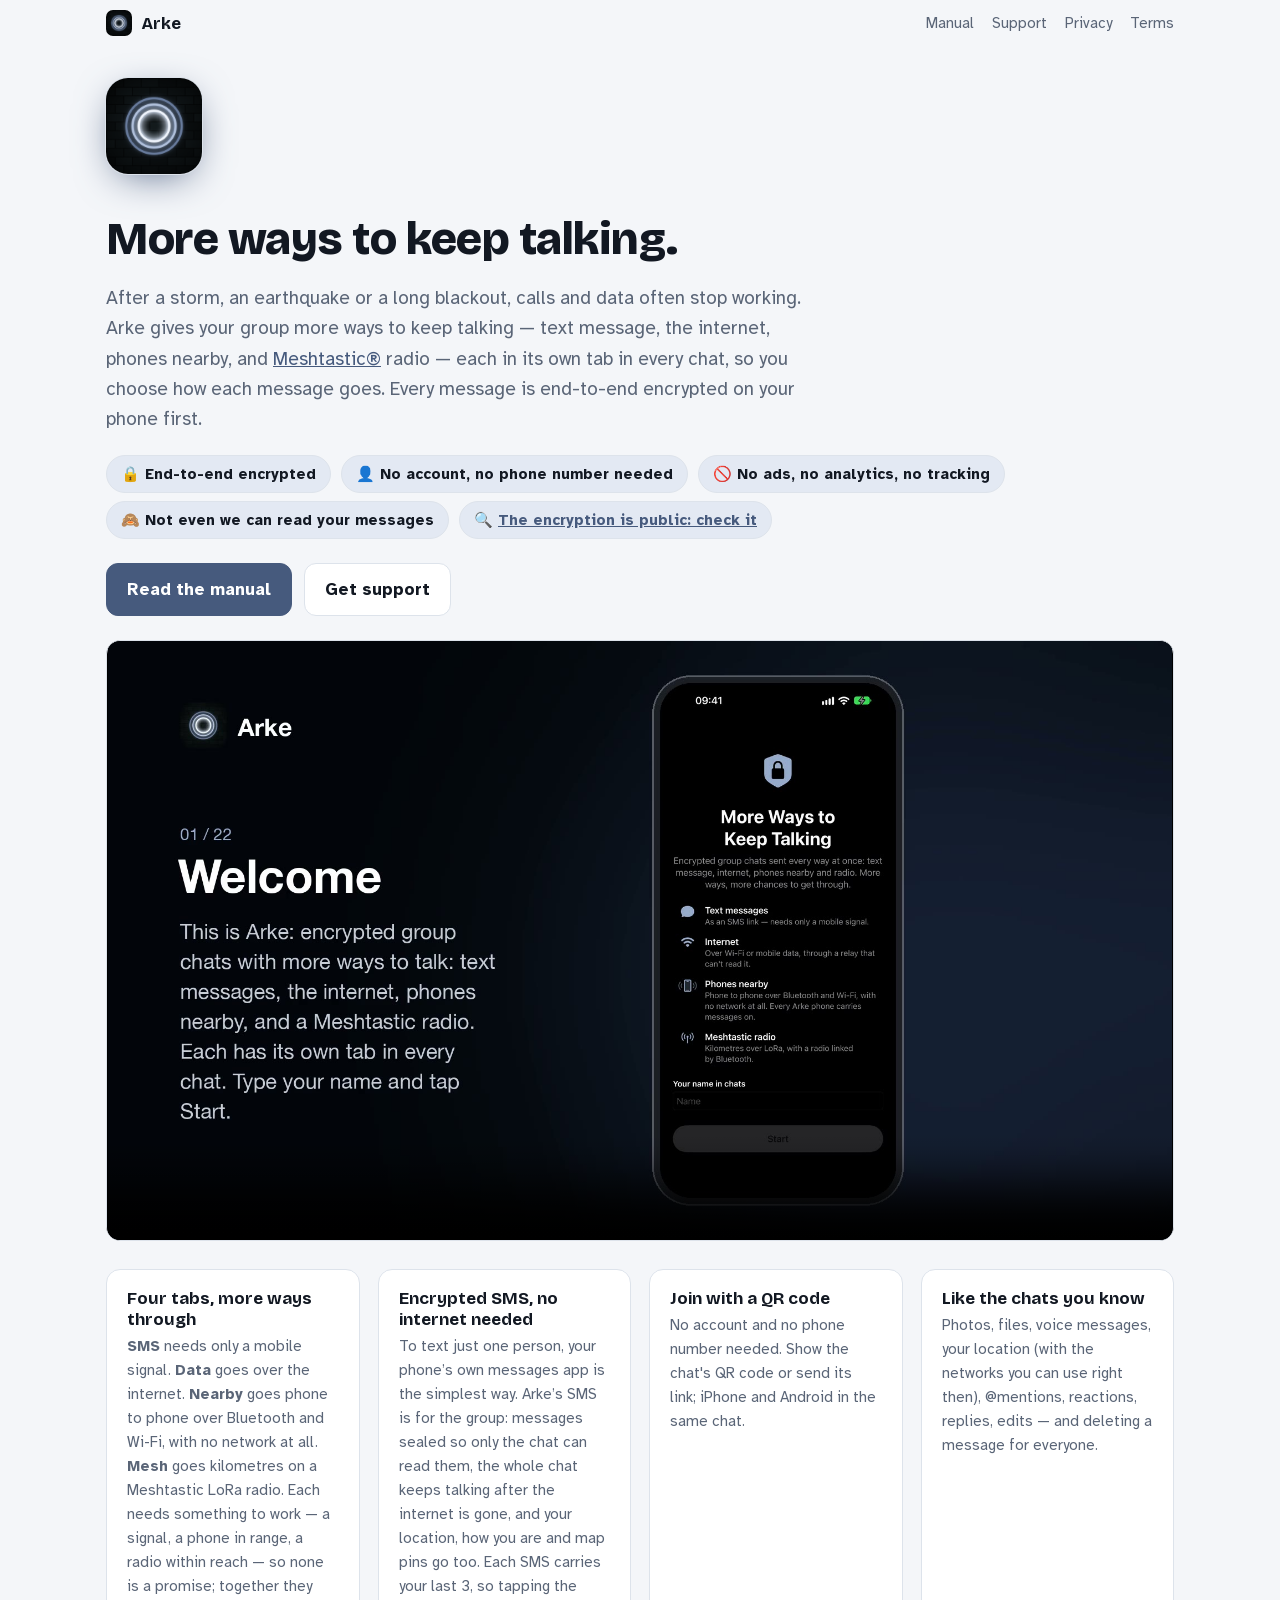
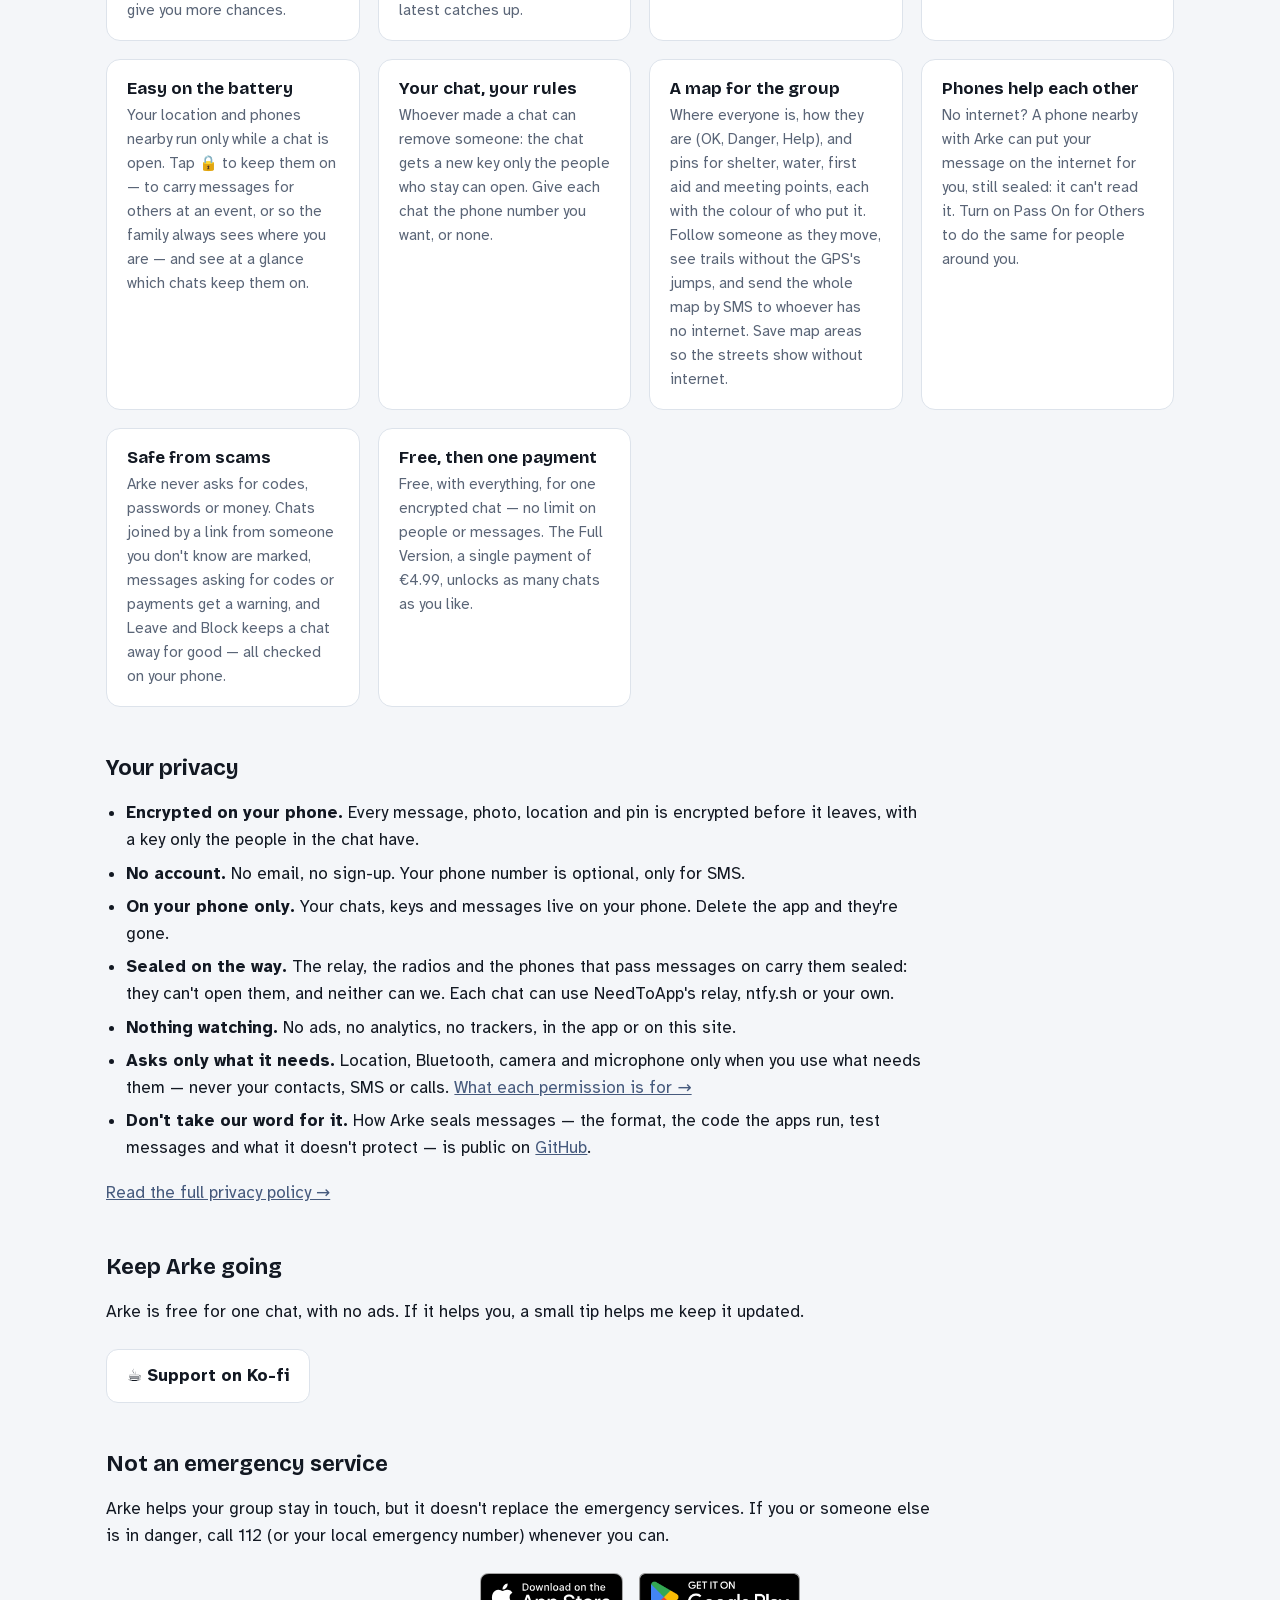
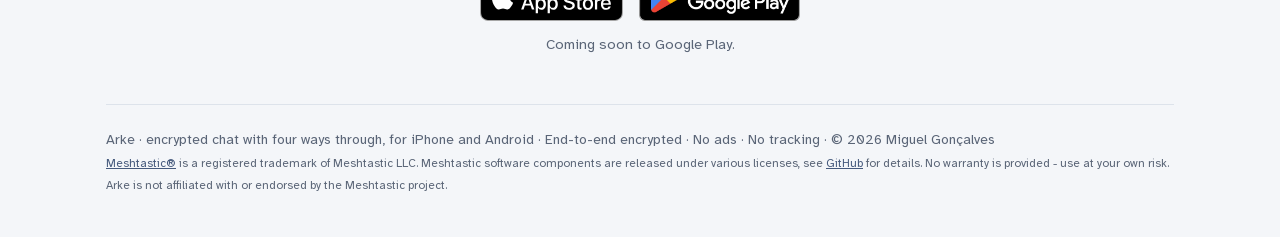
<file: index.html>
<!doctype html>
<html lang="en">
<head>
<meta charset="utf-8">
<meta name="viewport" content="width=device-width, initial-scale=1">
<title>Arke — encrypted chat with four ways through</title>
<meta name="description" content="Arke is an end-to-end encrypted group chat with more ways to talk: SMS, the internet, phones nearby and Meshtastic radio, each in its own tab.">
<link rel="icon" href="manual/img/icon.png">
<meta property="og:type" content="website">
<meta property="og:site_name" content="Arke">
<meta property="og:title" content="Arke — encrypted chat with four ways through">
<meta property="og:description" content="Encrypted group chat with more ways to talk: SMS, the internet, phones nearby and Meshtastic radio, each in its own tab.">
<meta property="og:url" content="https://arke-app.github.io/">
<meta property="og:image" content="https://arke-app.github.io/manual/img/icon.png">
<meta name="twitter:card" content="summary">
<link rel="apple-touch-icon" href="manual/img/icon.png">
<link rel="stylesheet" href="fonts/fonts.css">
<link rel="stylesheet" href="site.css">
</head>
<body>
<div class="wrap">
<nav class="top">
  <a class="home" href="./"><img src="manual/img/icon.png" alt="">Arke</a>
  <a href="manual/">Manual</a>
  <a href="support/">Support</a>
  <a href="privacy/">Privacy</a>
  <a href="terms/">Terms</a>
</nav>
<img class="hero-icon" src="manual/img/icon.png" alt="Arke app icon">
<h1>More ways to keep talking.</h1>
<p class="lede">After a storm, an earthquake or a long blackout, calls and data often stop working. Arke gives your group more ways to keep talking — text message, the internet, phones nearby, and <a href="https://meshtastic.org">Meshtastic®</a> radio — each in its own tab in every chat, so you choose how each message goes. Every message is end-to-end encrypted on your phone first.</p>
<ul class="badges" aria-label="Privacy">
  <li>🔒 End-to-end encrypted</li>
  <li>👤 No account, no phone number needed</li>
  <li>🚫 No ads, no analytics, no tracking</li>
  <li>🙈 Not even we can read your messages</li>
  <li>🔍 <a href="https://github.com/arke-app/arke-protocol">The encryption is public: check it</a></li>
</ul>
<div class="buttons">
  <a class="btn primary" href="manual/">Read the manual</a>
  <a class="btn" href="support/">Get support</a>
</div>
<video controls preload="metadata" poster="manual/img/poster.jpg?v=23" src="media/Arke-Tour.mp4?v=23"></video>
<div class="grid">
  <div class="card"><h3>Four tabs, more ways through</h3><p><strong>SMS</strong> needs only a mobile signal. <strong>Data</strong> goes over the internet. <strong>Nearby</strong> goes phone to phone over Bluetooth and Wi-Fi, with no network at all. <strong>Mesh</strong> goes kilometres on a Meshtastic LoRa radio. Each needs something to work — a signal, a phone in range, a radio within reach — so none is a promise; together they give you more chances.</p></div>
  <div class="card"><h3>Encrypted SMS, no internet needed</h3><p>To text just one person, your phone’s own messages app is the simplest way. Arke’s SMS is for the group: messages sealed so only the chat can read them, the whole chat keeps talking after the internet is gone, and your location, how you are and map pins go too. Each SMS carries your last 3, so tapping the latest catches up.</p></div>
  <div class="card"><h3>Join with a QR code</h3><p>No account and no phone number needed. Show the chat's QR code or send its link; iPhone and Android in the same chat.</p></div>
  <div class="card"><h3>Like the chats you know</h3><p>Photos, files, voice messages, your location (with the networks you can use right then), @mentions, reactions, replies, edits — and deleting a message for everyone.</p></div>
  <div class="card"><h3>Easy on the battery</h3><p>Your location and phones nearby run only while a chat is open. Tap 🔒 to keep them on — to carry messages for others at an event, or so the family always sees where you are — and see at a glance which chats keep them on.</p></div>
  <div class="card"><h3>Your chat, your rules</h3><p>Whoever made a chat can remove someone: the chat gets a new key only the people who stay can open. Give each chat the phone number you want, or none.</p></div>
  <div class="card"><h3>A map for the group</h3><p>Where everyone is, how they are (OK, Danger, Help), and pins for shelter, water, first aid and meeting points, each with the colour of who put it. Follow someone as they move, see trails without the GPS's jumps, and send the whole map by SMS to whoever has no internet. Save map areas so the streets show without internet.</p></div>
  <div class="card"><h3>Phones help each other</h3><p>No internet? A phone nearby with Arke can put your message on the internet for you, still sealed: it can't read it. Turn on Pass On for Others to do the same for people around you.</p></div>
  <div class="card"><h3>Safe from scams</h3><p>Arke never asks for codes, passwords or money. Chats joined by a link from someone you don't know are marked, messages asking for codes or payments get a warning, and Leave and Block keeps a chat away for good — all checked on your phone.</p></div>
  <div class="card"><h3>Free, then one payment</h3><p>Free, with everything, for one encrypted chat — no limit on people or messages. The Full Version, a single payment of €4.99, unlocks as many chats as you like.</p></div>
</div>
<h2 id="privacy">Your privacy</h2>
<ul class="privacy">
  <li><strong>Encrypted on your phone.</strong> Every message, photo, location and pin is encrypted before it leaves, with a key only the people in the chat have.</li>
  <li><strong>No account.</strong> No email, no sign-up. Your phone number is optional, only for SMS.</li>
  <li><strong>On your phone only.</strong> Your chats, keys and messages live on your phone. Delete the app and they're gone.</li>
  <li><strong>Sealed on the way.</strong> The relay, the radios and the phones that pass messages on carry them sealed: they can't open them, and neither can we. Each chat can use NeedToApp's relay, ntfy.sh or your own.</li>
  <li><strong>Nothing watching.</strong> No ads, no analytics, no trackers, in the app or on this site.</li>
  <li><strong>Asks only what it needs.</strong> Location, Bluetooth, camera and microphone only when you use what needs them — never your contacts, SMS or calls. <a href="manual/#safe">What each permission is for →</a></li>
  <li><strong>Don't take our word for it.</strong> How Arke seals messages — the format, the code the apps run, test messages and what it doesn't protect — is public on <a href="https://github.com/arke-app/arke-protocol">GitHub</a>.</li>
</ul>
<p><a href="privacy/">Read the full privacy policy →</a></p>
<h2>Keep Arke going</h2>
<p>Arke is free for one chat, with no ads. If it helps you, a small tip helps me keep it updated.</p>
<div class="buttons">
  <a class="btn" href="https://ko-fi.com/needtoapp" target="_blank" rel="noopener">☕ Support on Ko-fi</a>
</div>
<h2>Not an emergency service</h2>
<p>Arke helps your group stay in touch, but it doesn't replace the emergency services. If you or someone else is in danger, call 112 (or your local emergency number) whenever you can.</p>
<!-- Store badges: Google Play not live yet. To turn it on, change its <span class="store soon"> to <a class="store" href="...">. -->
<div class="stores">
  <a class="store" href="https://apps.apple.com/app/id6834176723"><img class="apple" src="media/badges/app-store-badge.svg" alt="Download on the App Store"></a>
  <span class="store soon" aria-disabled="true"><img class="google" src="media/badges/google-play-badge.png" alt="Get it on Google Play"></span>
  <p class="soon-note">Coming soon to Google Play.</p>
</div>
<footer>Arke · encrypted chat with four ways through, for iPhone and Android · End-to-end encrypted · No ads · No tracking · © 2026 Miguel Gonçalves<br><small><a href="https://meshtastic.org">Meshtastic®</a> is a registered trademark of Meshtastic LLC. Meshtastic software components are released under various licenses, see <a href="https://github.com/meshtastic">GitHub</a> for details. No warranty is provided - use at your own risk. Arke is not affiliated with or endorsed by the Meshtastic project.</small></footer>
</div>
</body>
</html>
</file>
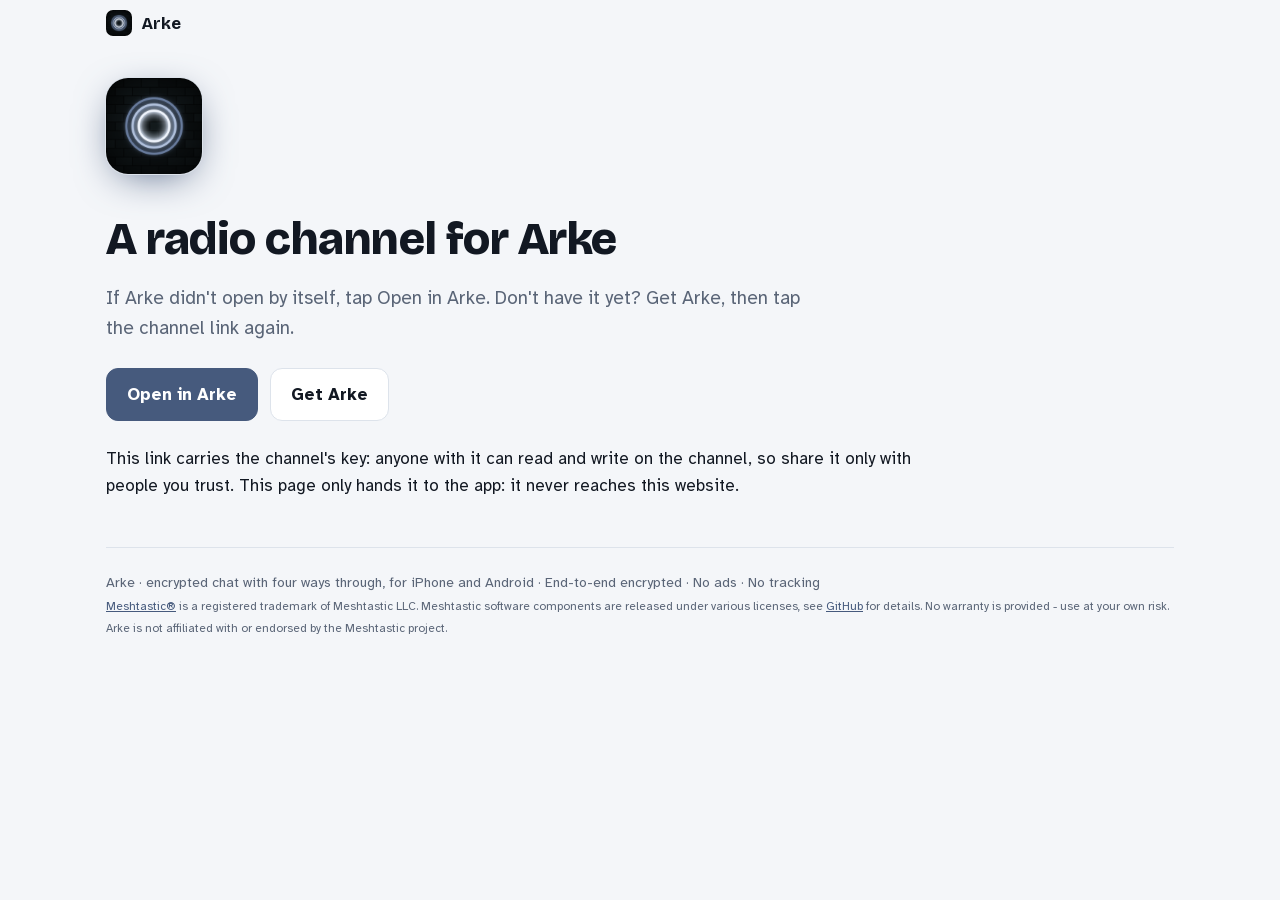
<file: channel/index.html>
<!doctype html>
<html lang="en">
<head>
<meta charset="utf-8">
<meta name="viewport" content="width=device-width, initial-scale=1">
<title>Radio channel for Arke</title>
<link rel="icon" href="../manual/img/icon.png">
<meta property="og:type" content="website">
<meta property="og:site_name" content="Arke">
<meta property="og:title" content="A radio channel for Arke">
<meta property="og:description" content="A private channel for a Meshtastic® radio chat in Arke. Tap to open it in Arke.">
<meta property="og:url" content="https://arke-app.github.io/channel/">
<meta property="og:image" content="https://arke-app.github.io/m/preview.png">
<meta property="og:image:width" content="96">
<meta property="og:image:height" content="96">
<meta name="twitter:card" content="summary">
<link rel="apple-touch-icon" href="../manual/img/icon.png">
<link rel="stylesheet" href="../fonts/fonts.css">
<link rel="stylesheet" href="../site.css">
</head>
<body>
<div class="wrap">
<nav class="top">
  <a class="home" href="../"><img src="../manual/img/icon.png" alt="">Arke</a>
</nav>
<img class="hero-icon" src="../manual/img/icon.png" alt="Arke app icon">
<h1>A radio channel for Arke</h1>
<p class="lede">If Arke didn't open by itself, tap Open in Arke. Don't have it yet? Get Arke, then tap the channel link again.</p>
<div class="buttons">
  <a class="btn primary" id="open" href="#">Open in Arke</a>
  <a class="btn" href="../">Get Arke</a>
</div>
<p>This link carries the channel's key: anyone with it can read and write on the channel, so share it only with people you trust. This page only hands it to the app: it never reaches this website.</p>
<footer>Arke · encrypted chat with four ways through, for iPhone and Android · End-to-end encrypted · No ads · No tracking<br><small><a href="https://meshtastic.org">Meshtastic®</a> is a registered trademark of Meshtastic LLC. Meshtastic software components are released under various licenses, see <a href="https://github.com/meshtastic">GitHub</a> for details. No warranty is provided - use at your own risk. Arke is not affiliated with or endorsed by the Meshtastic project.</small></footer>
</div>
<script>
// The channel is after the #: it never reaches this site. Handed on to the app as arke://channel#….
var data = location.hash.slice(1);
var app = "arke://channel#" + data;
document.getElementById("open").href = app;
if (data) location.replace(app);
</script>
</body>
</html>
</file>
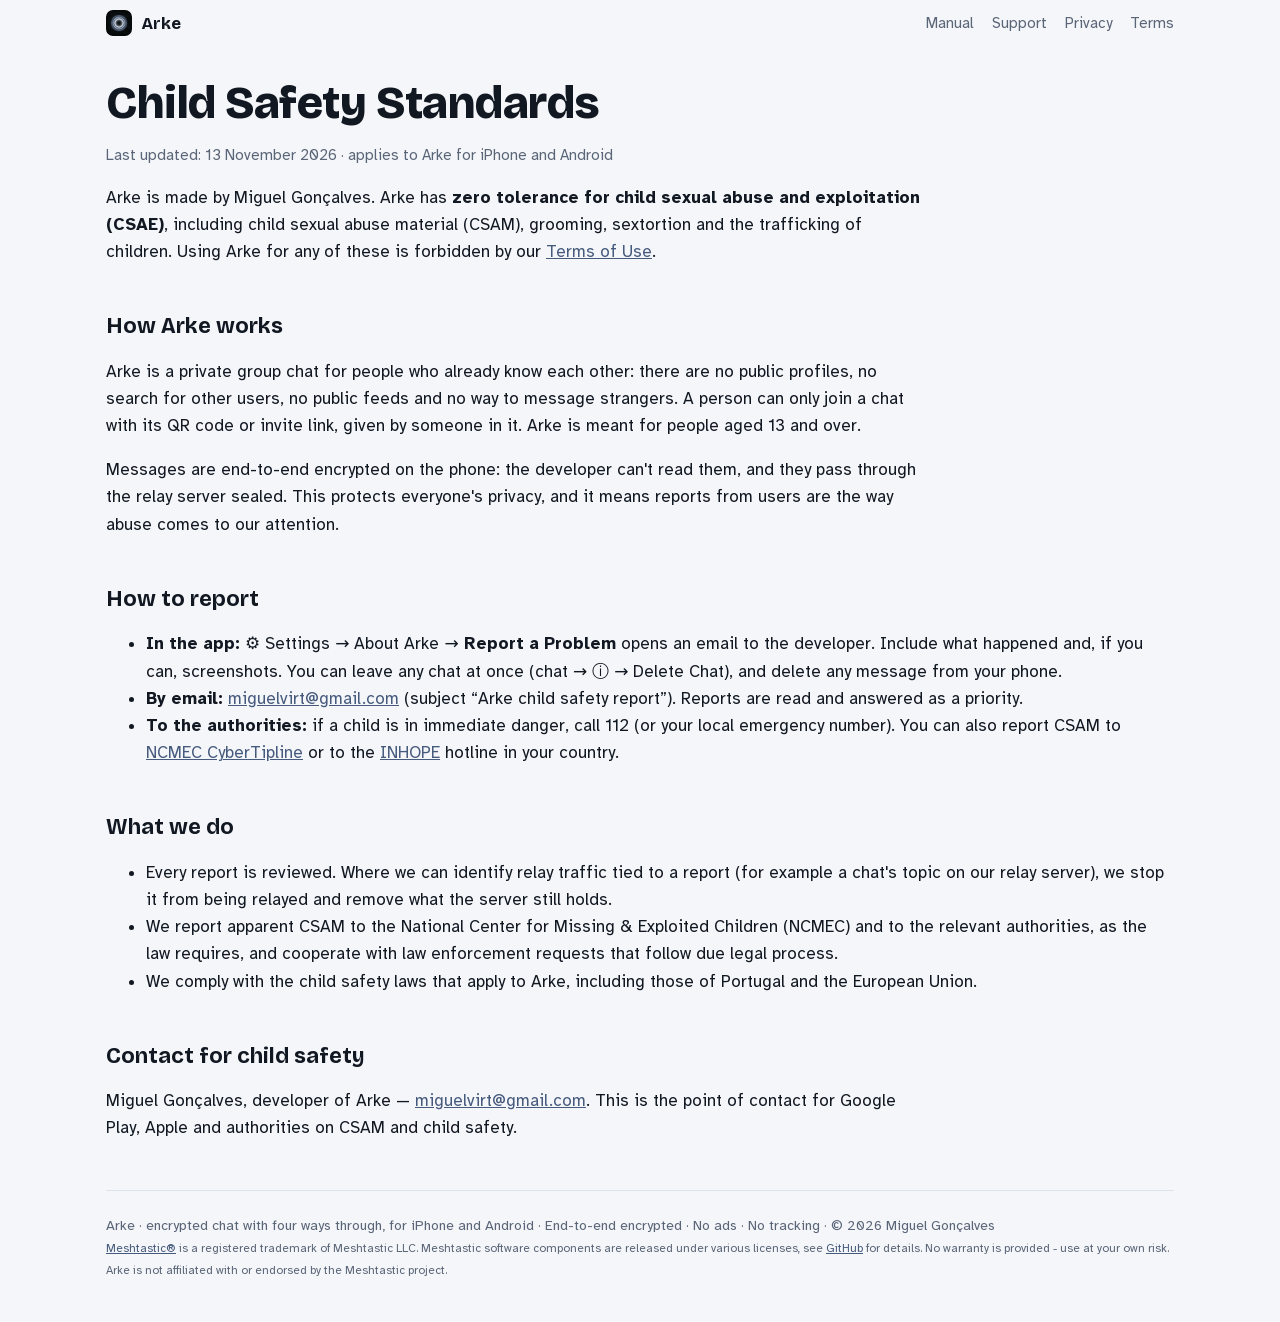
<file: child-safety/index.html>
<!doctype html>
<html lang="en">
<head>
<meta charset="utf-8">
<meta name="viewport" content="width=device-width, initial-scale=1">
<title>Child Safety Standards — Arke</title>
<meta name="description" content="Arke's standards against child sexual abuse and exploitation (CSAE), how to report it, and who to contact.">
<link rel="icon" href="../manual/img/icon.png">
<link rel="stylesheet" href="../fonts/fonts.css">
<link rel="stylesheet" href="../site.css">
</head>
<body>
<div class="wrap">
<nav class="top">
  <a class="home" href="../"><img src="../manual/img/icon.png" alt="">Arke</a>
  <a href="../manual/">Manual</a>
  <a href="../support/">Support</a>
  <a href="../privacy/">Privacy</a>
  <a href="../terms/">Terms</a>
</nav>
<h1>Child Safety Standards</h1>
<p class="updated">Last updated: 13 November 2026 · applies to Arke for iPhone and Android</p>
<p>Arke is made by Miguel Gonçalves. Arke has <strong>zero tolerance for child sexual abuse and exploitation (CSAE)</strong>, including child sexual abuse material (CSAM), grooming, sextortion and the trafficking of children. Using Arke for any of these is forbidden by our <a href="../terms/">Terms of Use</a>.</p>

<h2>How Arke works</h2>
<p>Arke is a private group chat for people who already know each other: there are no public profiles, no search for other users, no public feeds and no way to message strangers. A person can only join a chat with its QR code or invite link, given by someone in it. Arke is meant for people aged 13 and over.</p>
<p>Messages are end-to-end encrypted on the phone: the developer can't read them, and they pass through the relay server sealed. This protects everyone's privacy, and it means reports from users are the way abuse comes to our attention.</p>

<h2>How to report</h2>
<ul>
  <li><strong>In the app:</strong> ⚙︎ Settings → About Arke → <strong>Report a Problem</strong> opens an email to the developer. Include what happened and, if you can, screenshots. You can leave any chat at once (chat → ⓘ → Delete Chat), and delete any message from your phone.</li>
  <li><strong>By email:</strong> <a href="mailto:miguelvirt@gmail.com?subject=Arke%20child%20safety%20report">miguelvirt@gmail.com</a> (subject “Arke child safety report”). Reports are read and answered as a priority.</li>
  <li><strong>To the authorities:</strong> if a child is in immediate danger, call 112 (or your local emergency number). You can also report CSAM to <a href="https://report.cybertip.org/">NCMEC CyberTipline</a> or to the <a href="https://www.inhope.org/EN">INHOPE</a> hotline in your country.</li>
</ul>

<h2>What we do</h2>
<ul>
  <li>Every report is reviewed. Where we can identify relay traffic tied to a report (for example a chat's topic on our relay server), we stop it from being relayed and remove what the server still holds.</li>
  <li>We report apparent CSAM to the National Center for Missing &amp; Exploited Children (NCMEC) and to the relevant authorities, as the law requires, and cooperate with law enforcement requests that follow due legal process.</li>
  <li>We comply with the child safety laws that apply to Arke, including those of Portugal and the European Union.</li>
</ul>

<h2>Contact for child safety</h2>
<p>Miguel Gonçalves, developer of Arke — <a href="mailto:miguelvirt@gmail.com">miguelvirt@gmail.com</a>. This is the point of contact for Google Play, Apple and authorities on CSAM and child safety.</p>
<footer>Arke · encrypted chat with four ways through, for iPhone and Android · End-to-end encrypted · No ads · No tracking · © 2026 Miguel Gonçalves<br><small><a href="https://meshtastic.org">Meshtastic®</a> is a registered trademark of Meshtastic LLC. Meshtastic software components are released under various licenses, see <a href="https://github.com/meshtastic">GitHub</a> for details. No warranty is provided - use at your own risk. Arke is not affiliated with or endorsed by the Meshtastic project.</small></footer>
</div>
</body>
</html>
</file>
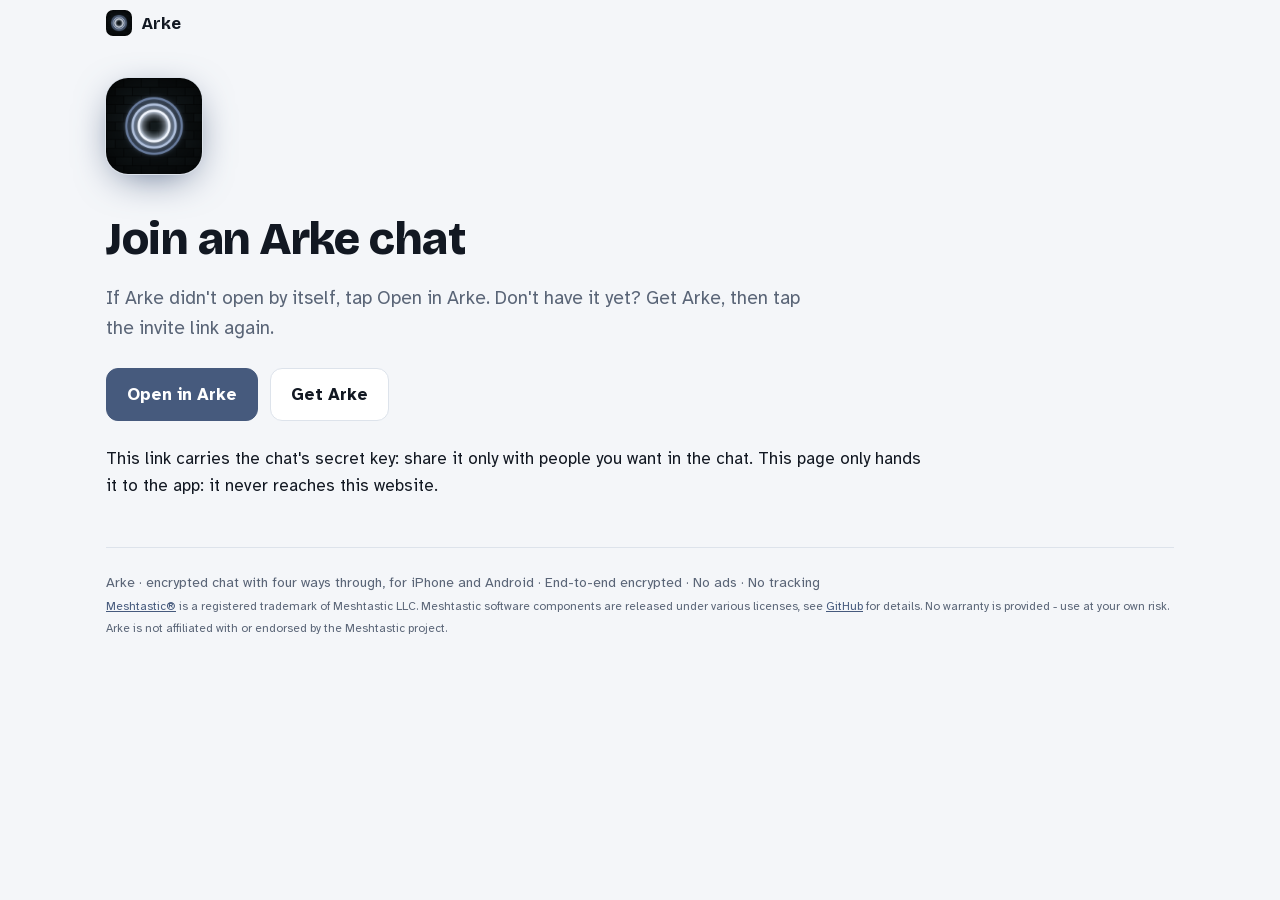
<file: join/index.html>
<!doctype html>
<html lang="en">
<head>
<meta charset="utf-8">
<meta name="viewport" content="width=device-width, initial-scale=1">
<title>Join an Arke chat</title>
<link rel="icon" href="../manual/img/icon.png">
<meta property="og:type" content="website">
<meta property="og:site_name" content="Arke">
<meta property="og:title" content="Join a chat on Arke">
<meta property="og:description" content="An invite to an encrypted Arke chat. Tap to open it in Arke.">
<meta property="og:url" content="https://arke-app.github.io/join/">
<meta property="og:image" content="https://arke-app.github.io/m/preview.png">
<meta property="og:image:width" content="96">
<meta property="og:image:height" content="96">
<meta name="twitter:card" content="summary">
<link rel="apple-touch-icon" href="../manual/img/icon.png">
<link rel="stylesheet" href="../fonts/fonts.css">
<link rel="stylesheet" href="../site.css">
</head>
<body>
<div class="wrap">
<nav class="top">
  <a class="home" href="../"><img src="../manual/img/icon.png" alt="">Arke</a>
</nav>
<img class="hero-icon" src="../manual/img/icon.png" alt="Arke app icon">
<h1>Join an Arke chat</h1>
<p class="lede">If Arke didn't open by itself, tap Open in Arke. Don't have it yet? Get Arke, then tap the invite link again.</p>
<div class="buttons">
  <a class="btn primary" id="open" href="#">Open in Arke</a>
  <a class="btn" href="../">Get Arke</a>
</div>
<p>This link carries the chat's secret key: share it only with people you want in the chat. This page only hands it to the app: it never reaches this website.</p>
<footer>Arke · encrypted chat with four ways through, for iPhone and Android · End-to-end encrypted · No ads · No tracking<br><small><a href="https://meshtastic.org">Meshtastic®</a> is a registered trademark of Meshtastic LLC. Meshtastic software components are released under various licenses, see <a href="https://github.com/meshtastic">GitHub</a> for details. No warranty is provided - use at your own risk. Arke is not affiliated with or endorsed by the Meshtastic project.</small></footer>
</div>
<script>
// The invite is after the #: it never reaches this site. Handed on to the app as arke://join?….
var data = location.hash.slice(1);
var app = "arke://join?" + data;
document.getElementById("open").href = app;
if (data) location.replace(app);
</script>
</body>
</html>
</file>
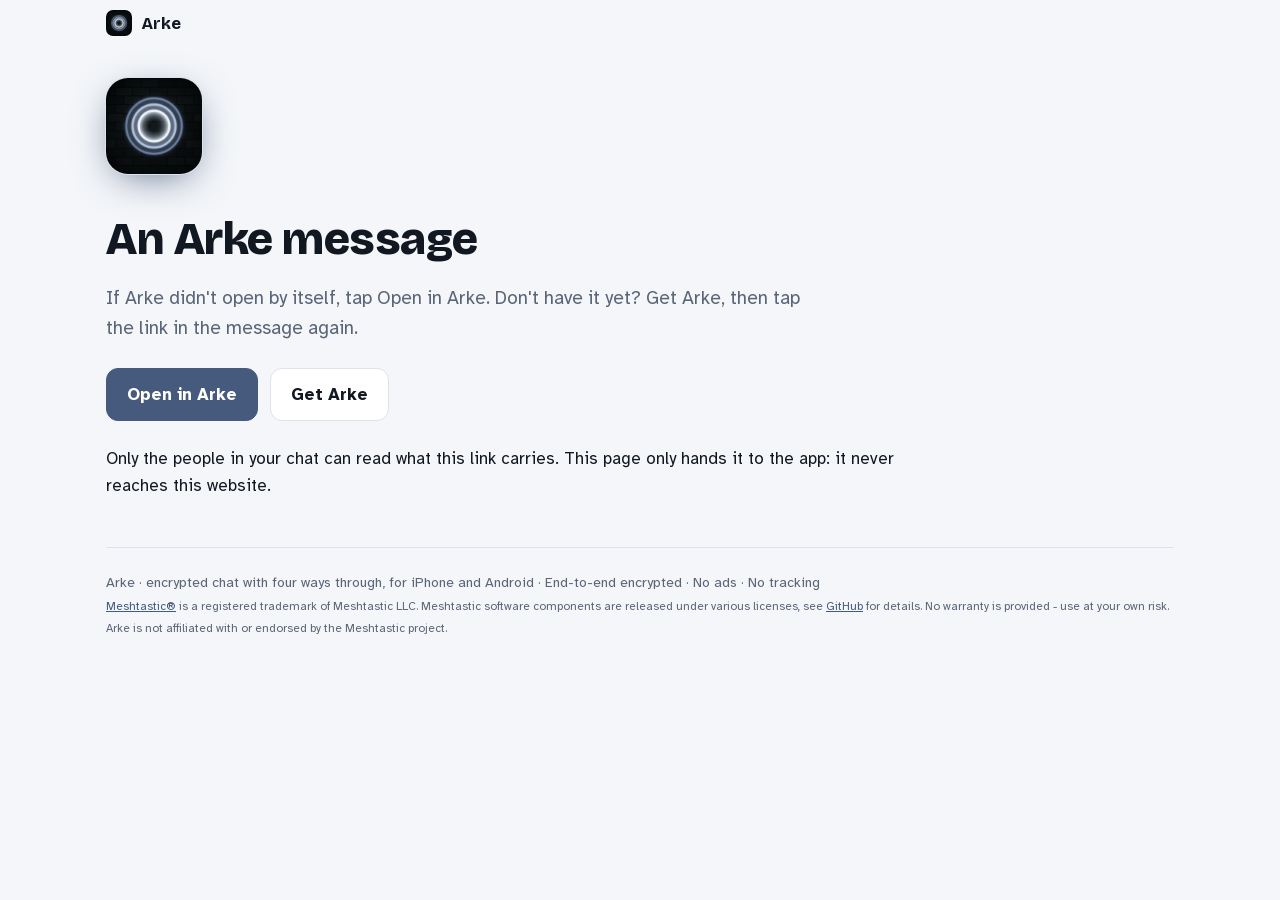
<file: m/index.html>
<!doctype html>
<html lang="en">
<head>
<meta charset="utf-8">
<meta name="viewport" content="width=device-width, initial-scale=1">
<title>Arke message</title>
<link rel="icon" href="../manual/img/icon.png">
<meta property="og:type" content="website">
<meta property="og:site_name" content="Arke">
<meta property="og:title" content="Arke message">
<meta property="og:description" content="An encrypted Arke message. Tap to open it in Arke.">
<meta property="og:url" content="https://arke-app.github.io/m/">
<meta property="og:image" content="https://arke-app.github.io/m/preview.png">
<meta property="og:image:width" content="96">
<meta property="og:image:height" content="96">
<meta name="twitter:card" content="summary">
<link rel="apple-touch-icon" href="../manual/img/icon.png">
<link rel="stylesheet" href="../fonts/fonts.css">
<link rel="stylesheet" href="../site.css">
</head>
<body>
<div class="wrap">
<nav class="top">
  <a class="home" href="../"><img src="../manual/img/icon.png" alt="">Arke</a>
</nav>
<img class="hero-icon" src="../manual/img/icon.png" alt="Arke app icon">
<h1>An Arke message</h1>
<p class="lede">If Arke didn't open by itself, tap Open in Arke. Don't have it yet? Get Arke, then tap the link in the message again.</p>
<div class="buttons">
  <a class="btn primary" id="open" href="#">Open in Arke</a>
  <a class="btn" href="../">Get Arke</a>
</div>
<p>Only the people in your chat can read what this link carries. This page only hands it to the app: it never reaches this website.</p>
<footer>Arke · encrypted chat with four ways through, for iPhone and Android · End-to-end encrypted · No ads · No tracking<br><small><a href="https://meshtastic.org">Meshtastic®</a> is a registered trademark of Meshtastic LLC. Meshtastic software components are released under various licenses, see <a href="https://github.com/meshtastic">GitHub</a> for details. No warranty is provided - use at your own risk. Arke is not affiliated with or endorsed by the Meshtastic project.</small></footer>
</div>
<script>
// What the link carries is after the #: it never reaches this site. Handed on to the app as arke://m/.
var data = location.hash.slice(1);
var app = "arke://m/" + data;
document.getElementById("open").href = app;
if (data) location.replace(app);
</script>
</body>
</html>
</file>
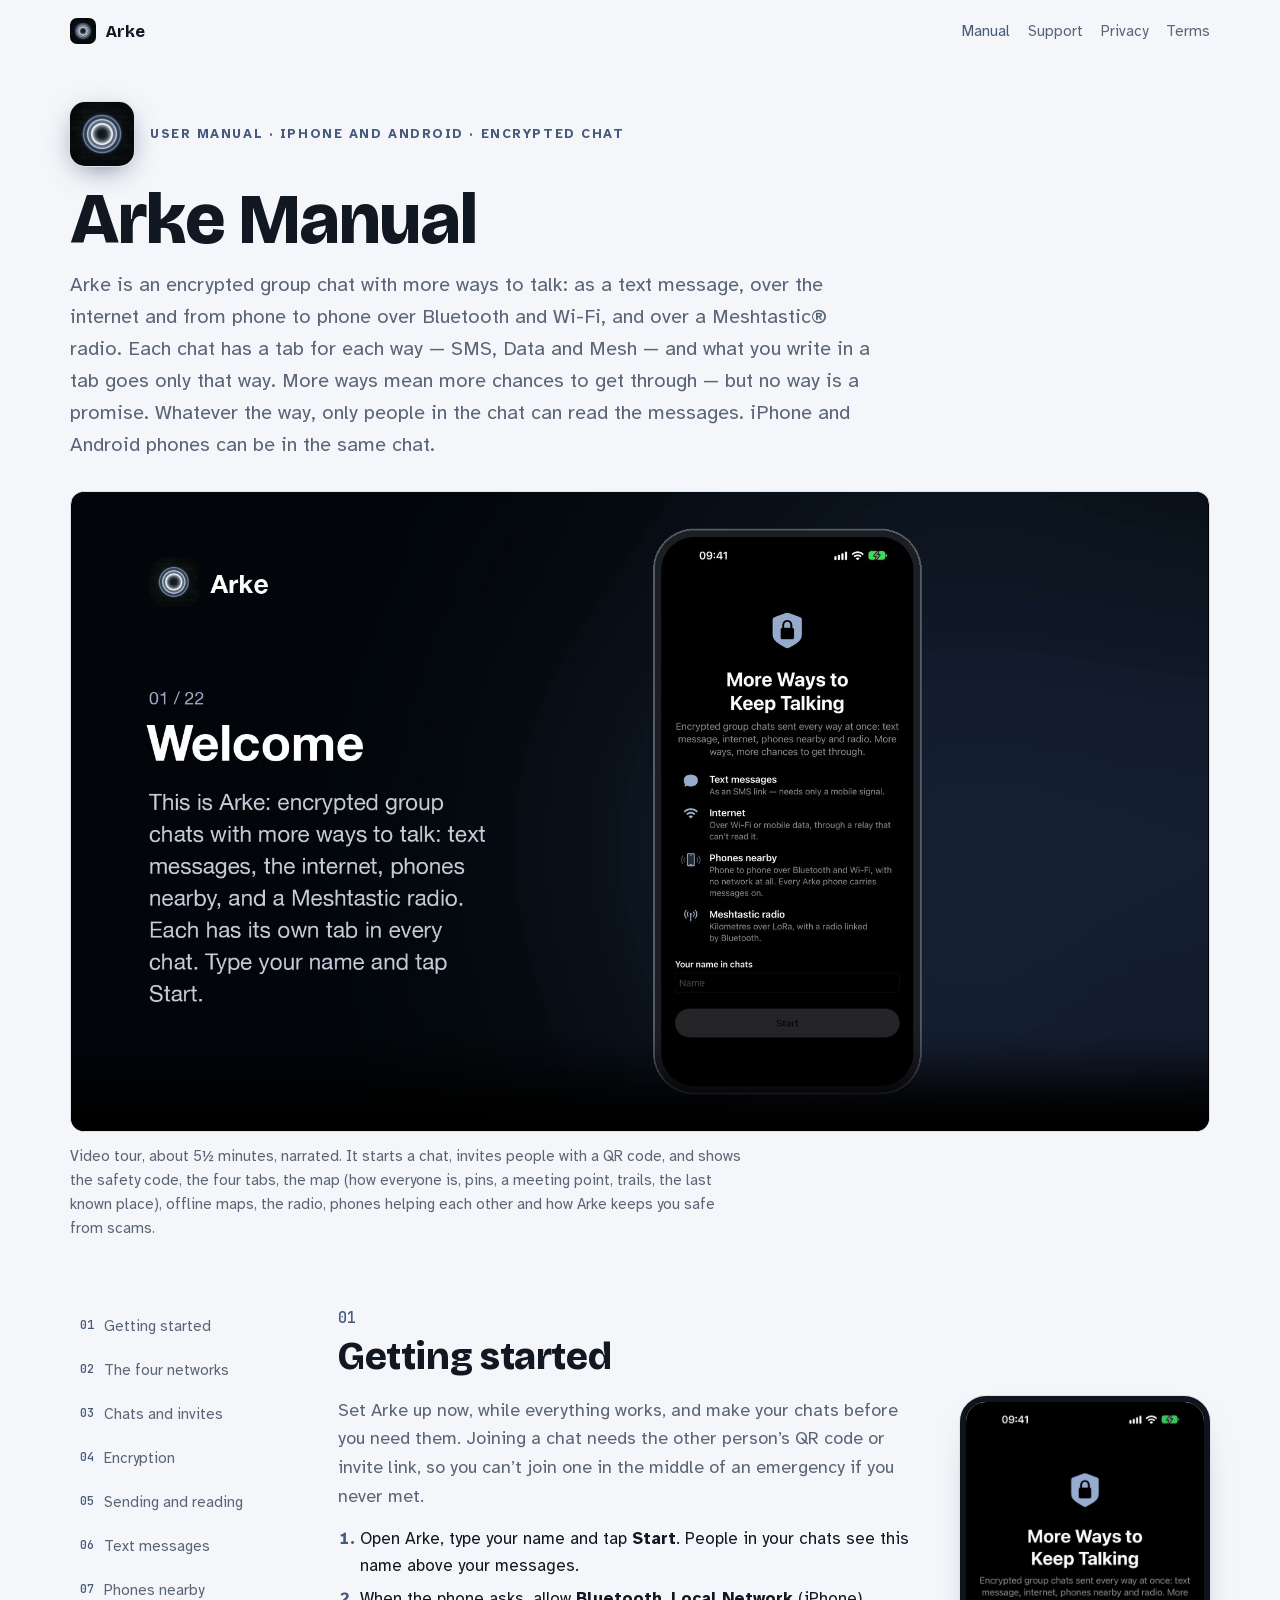
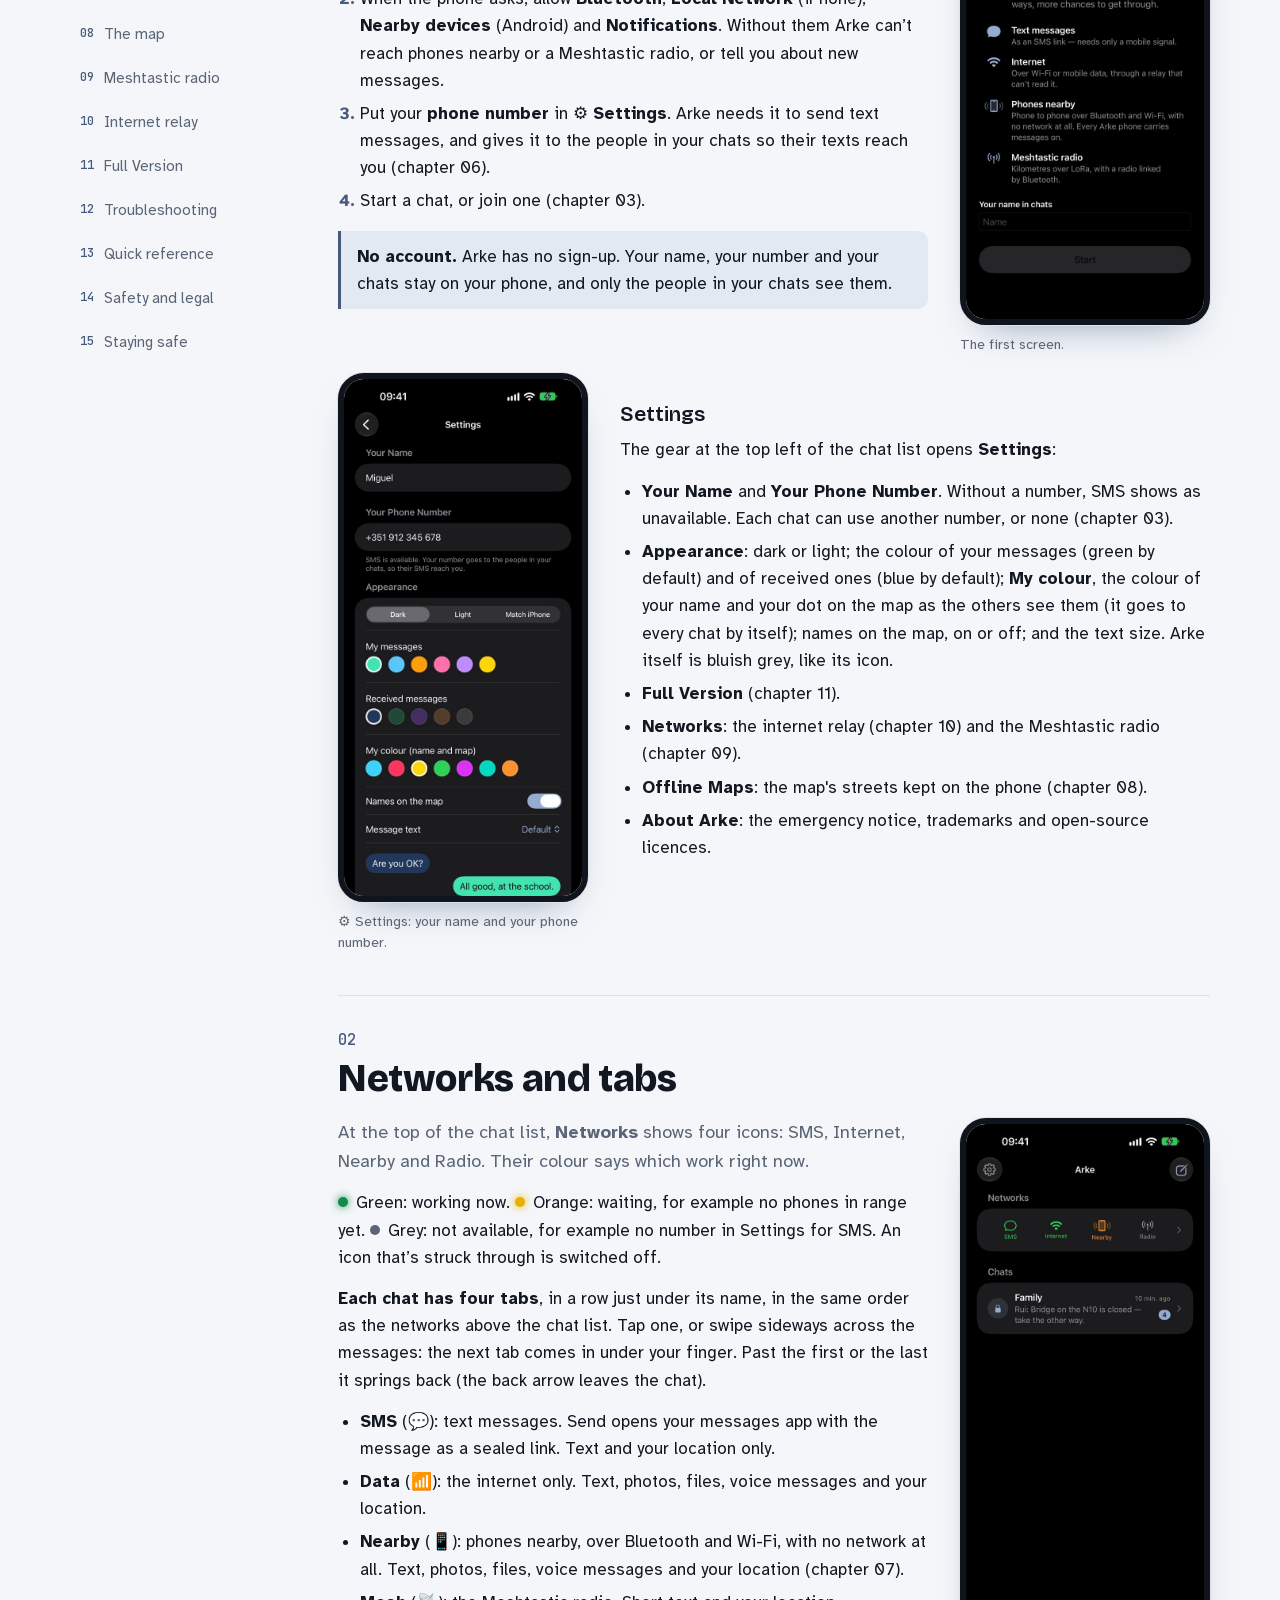
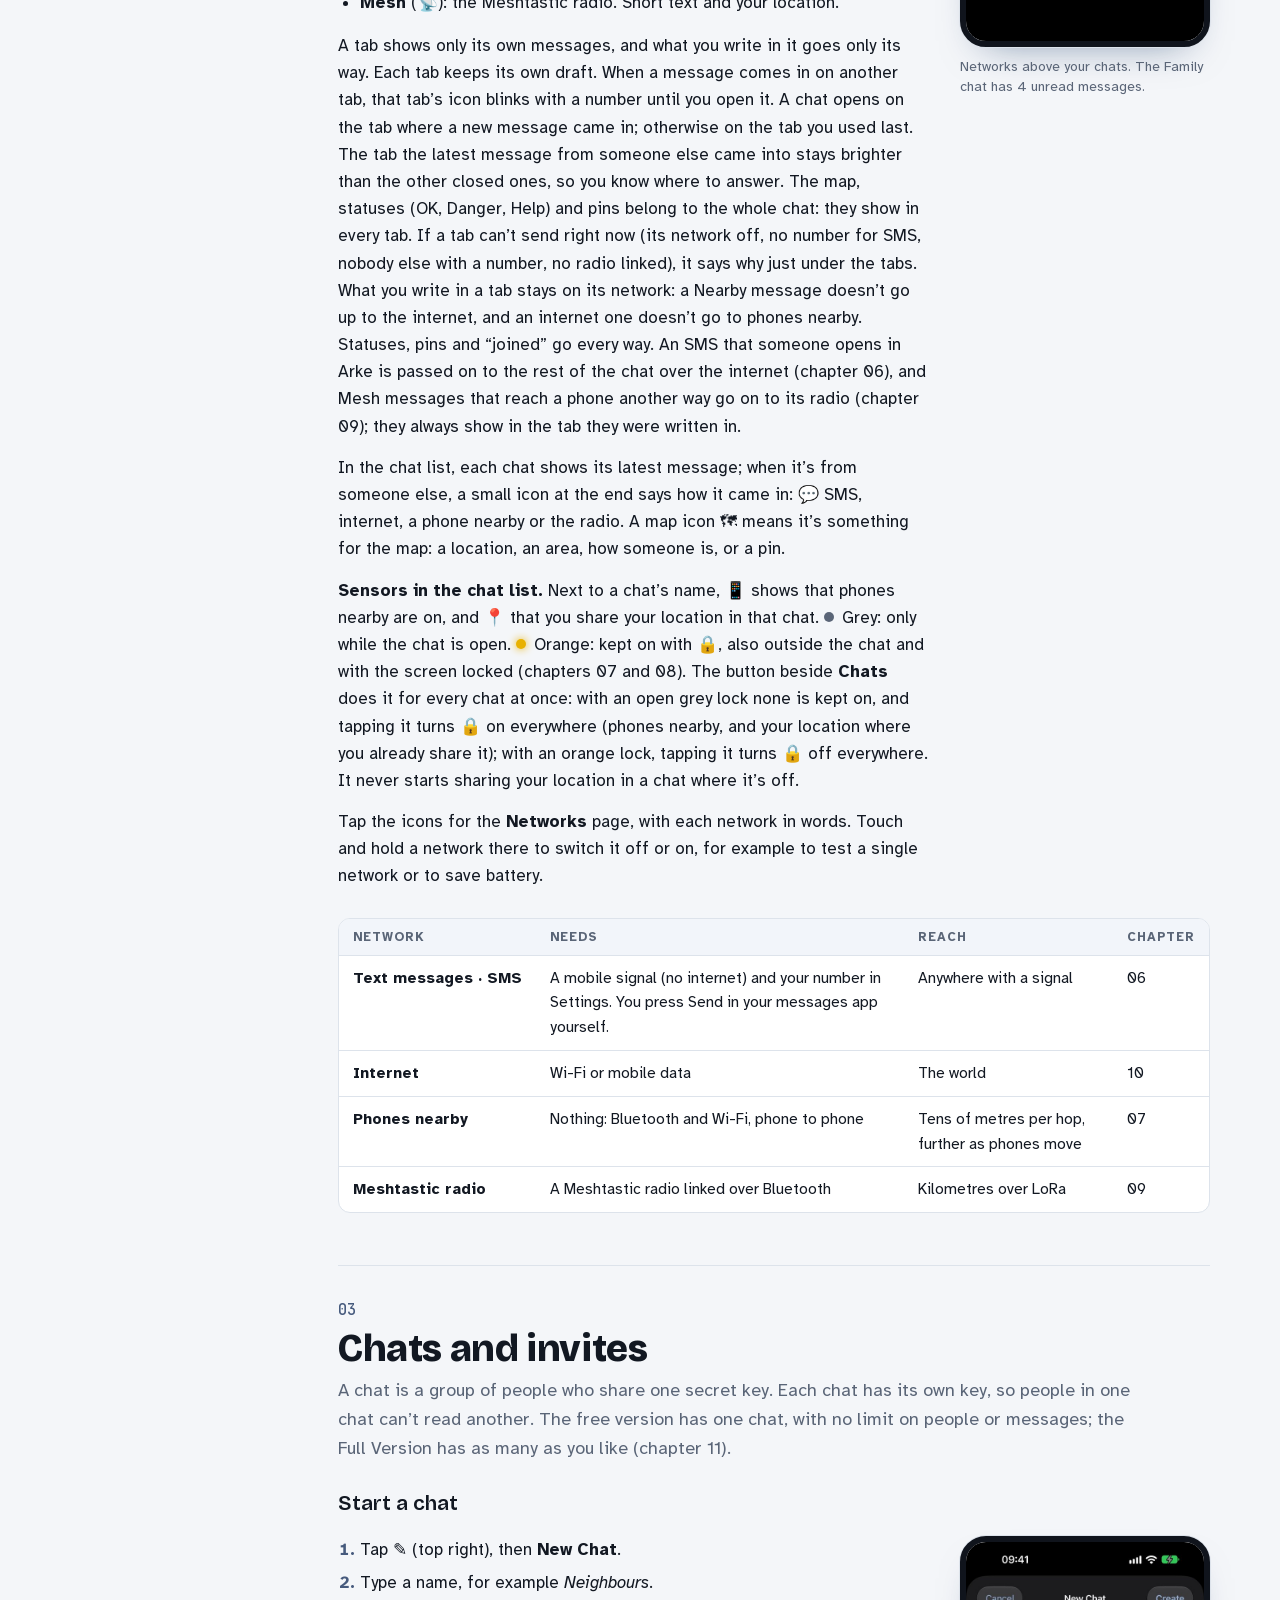
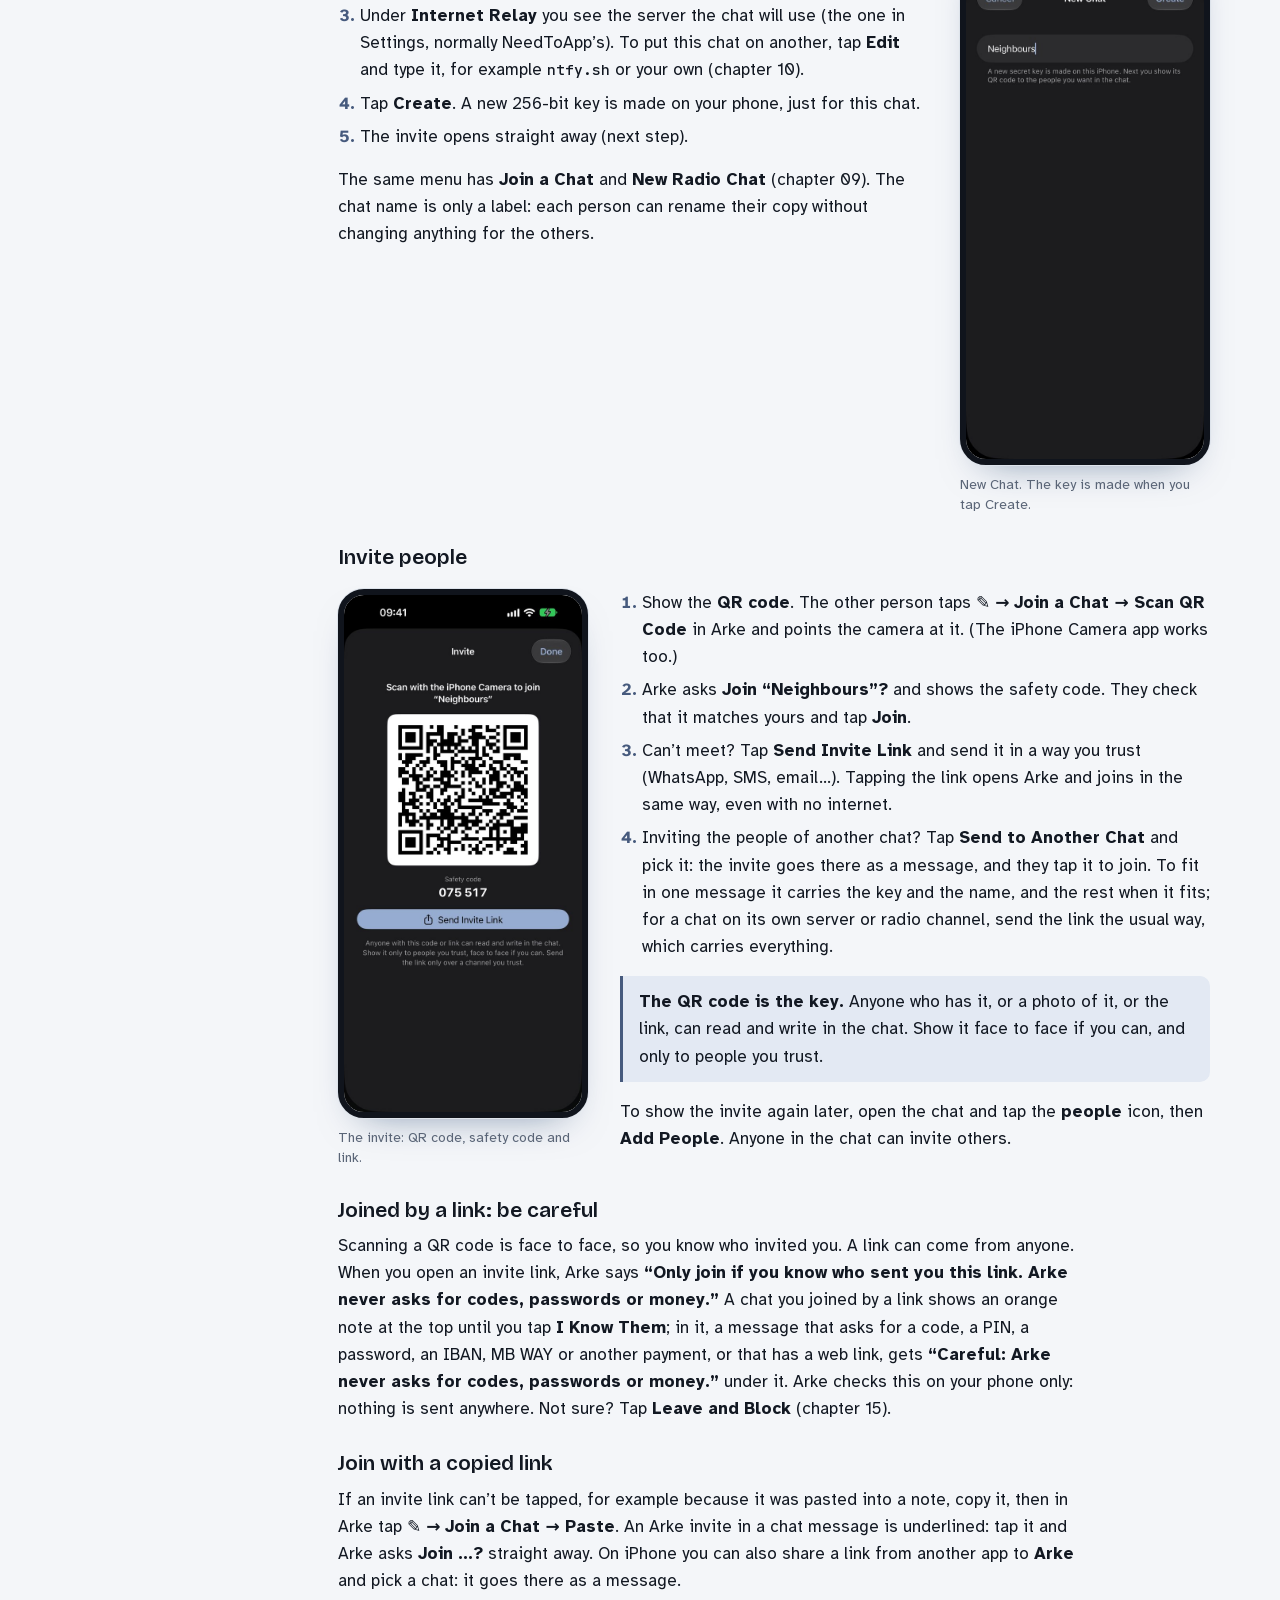
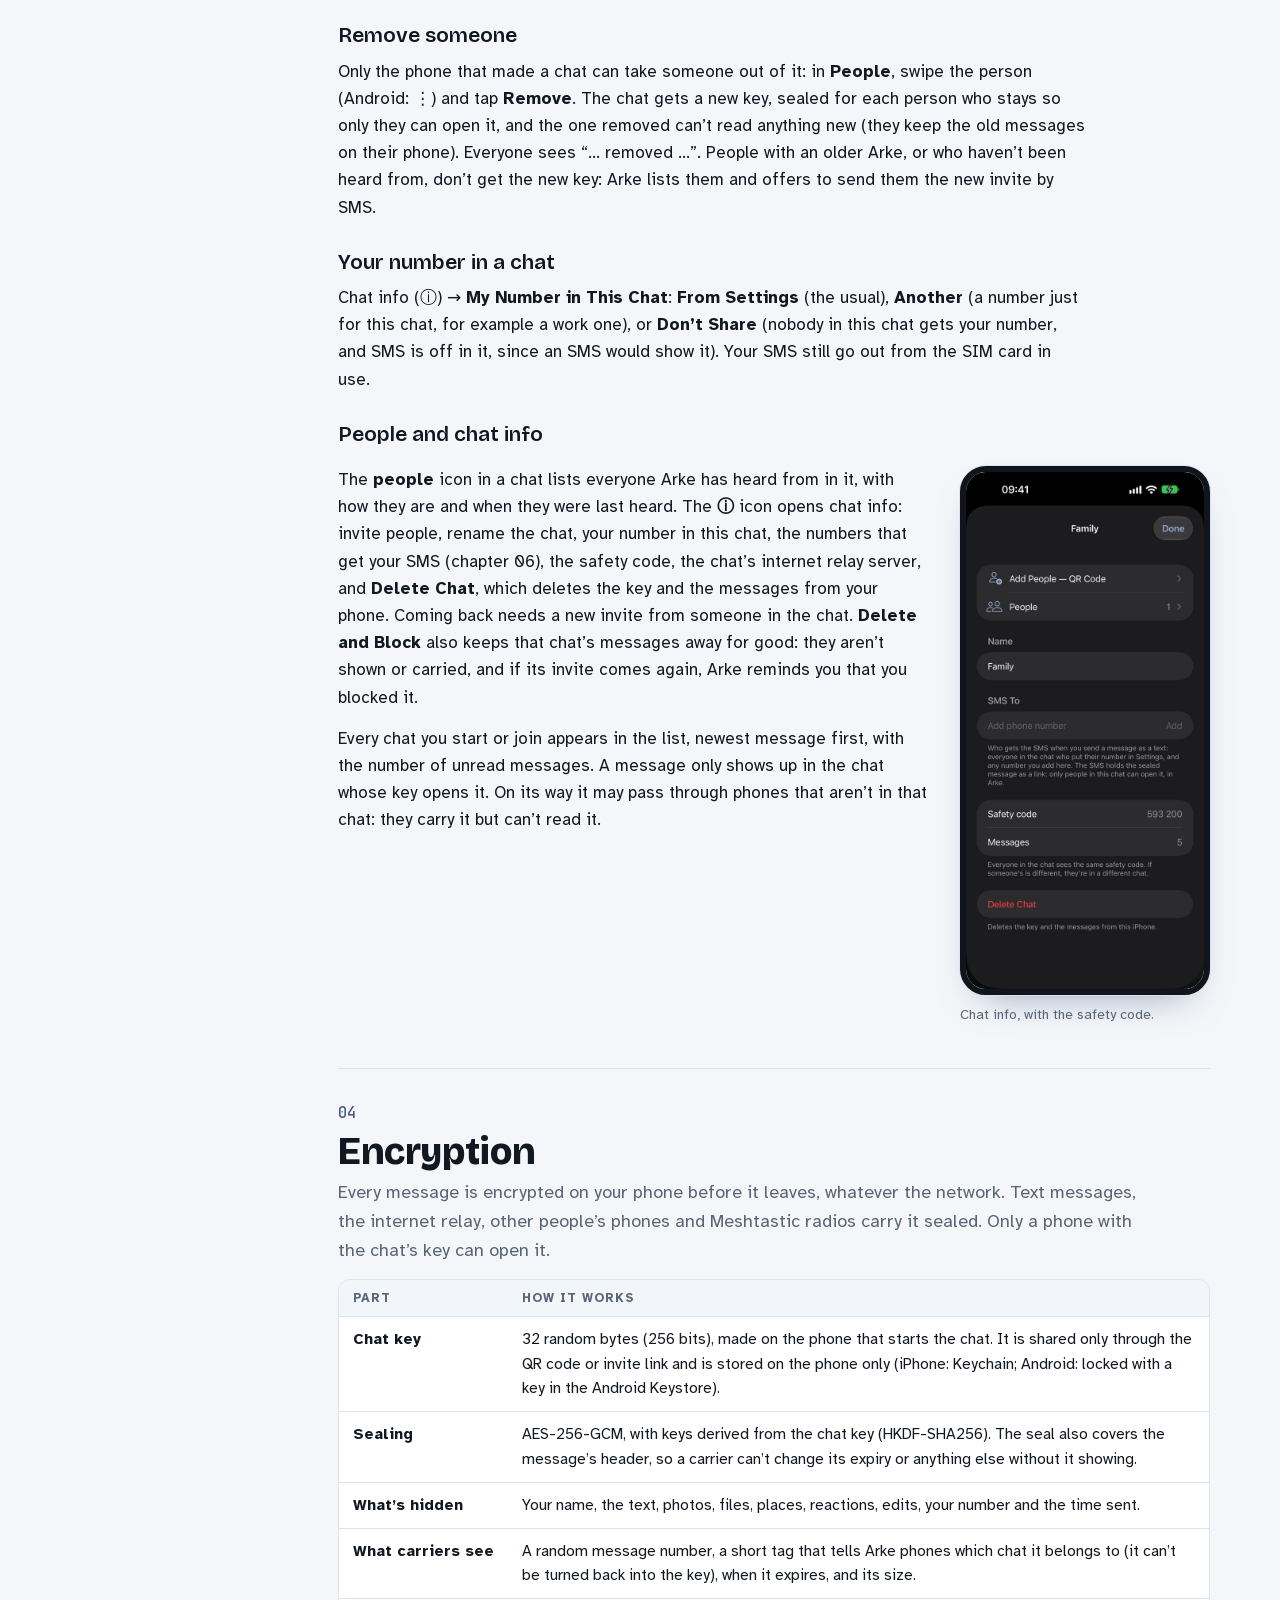
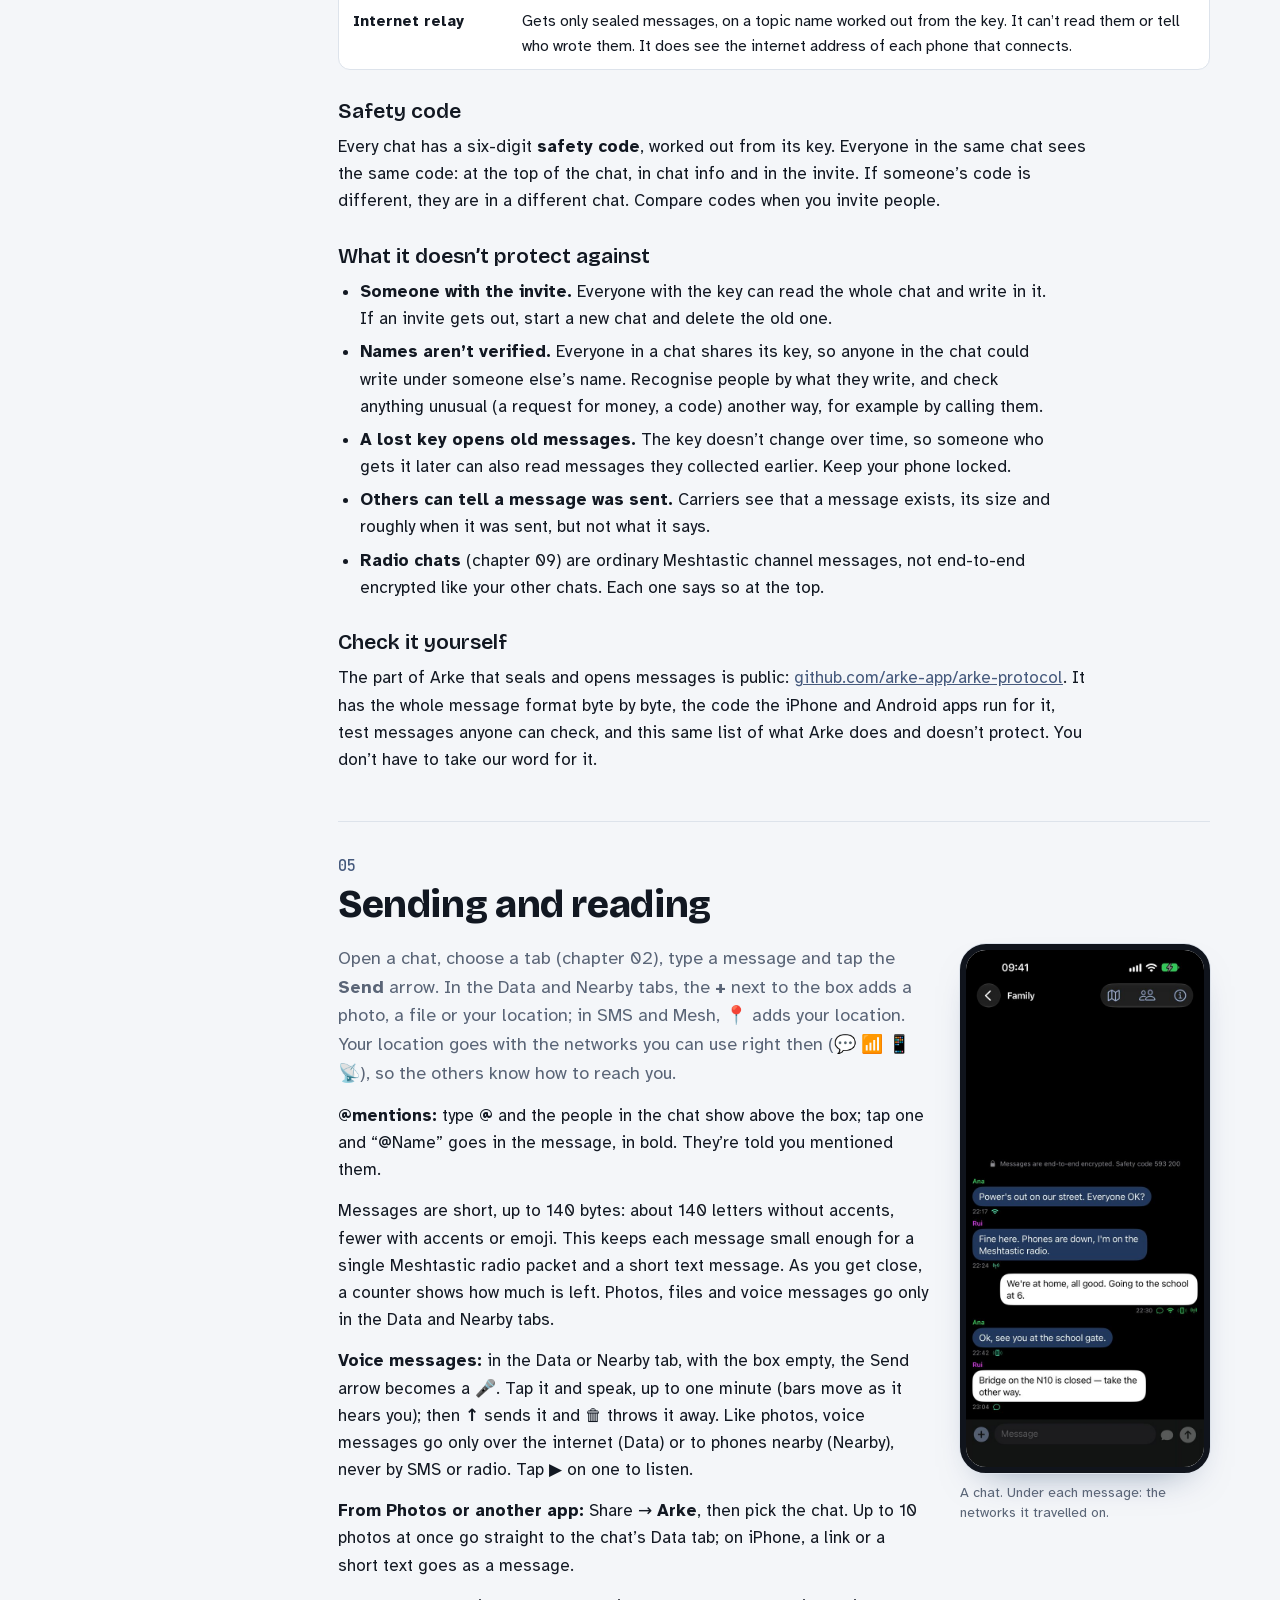
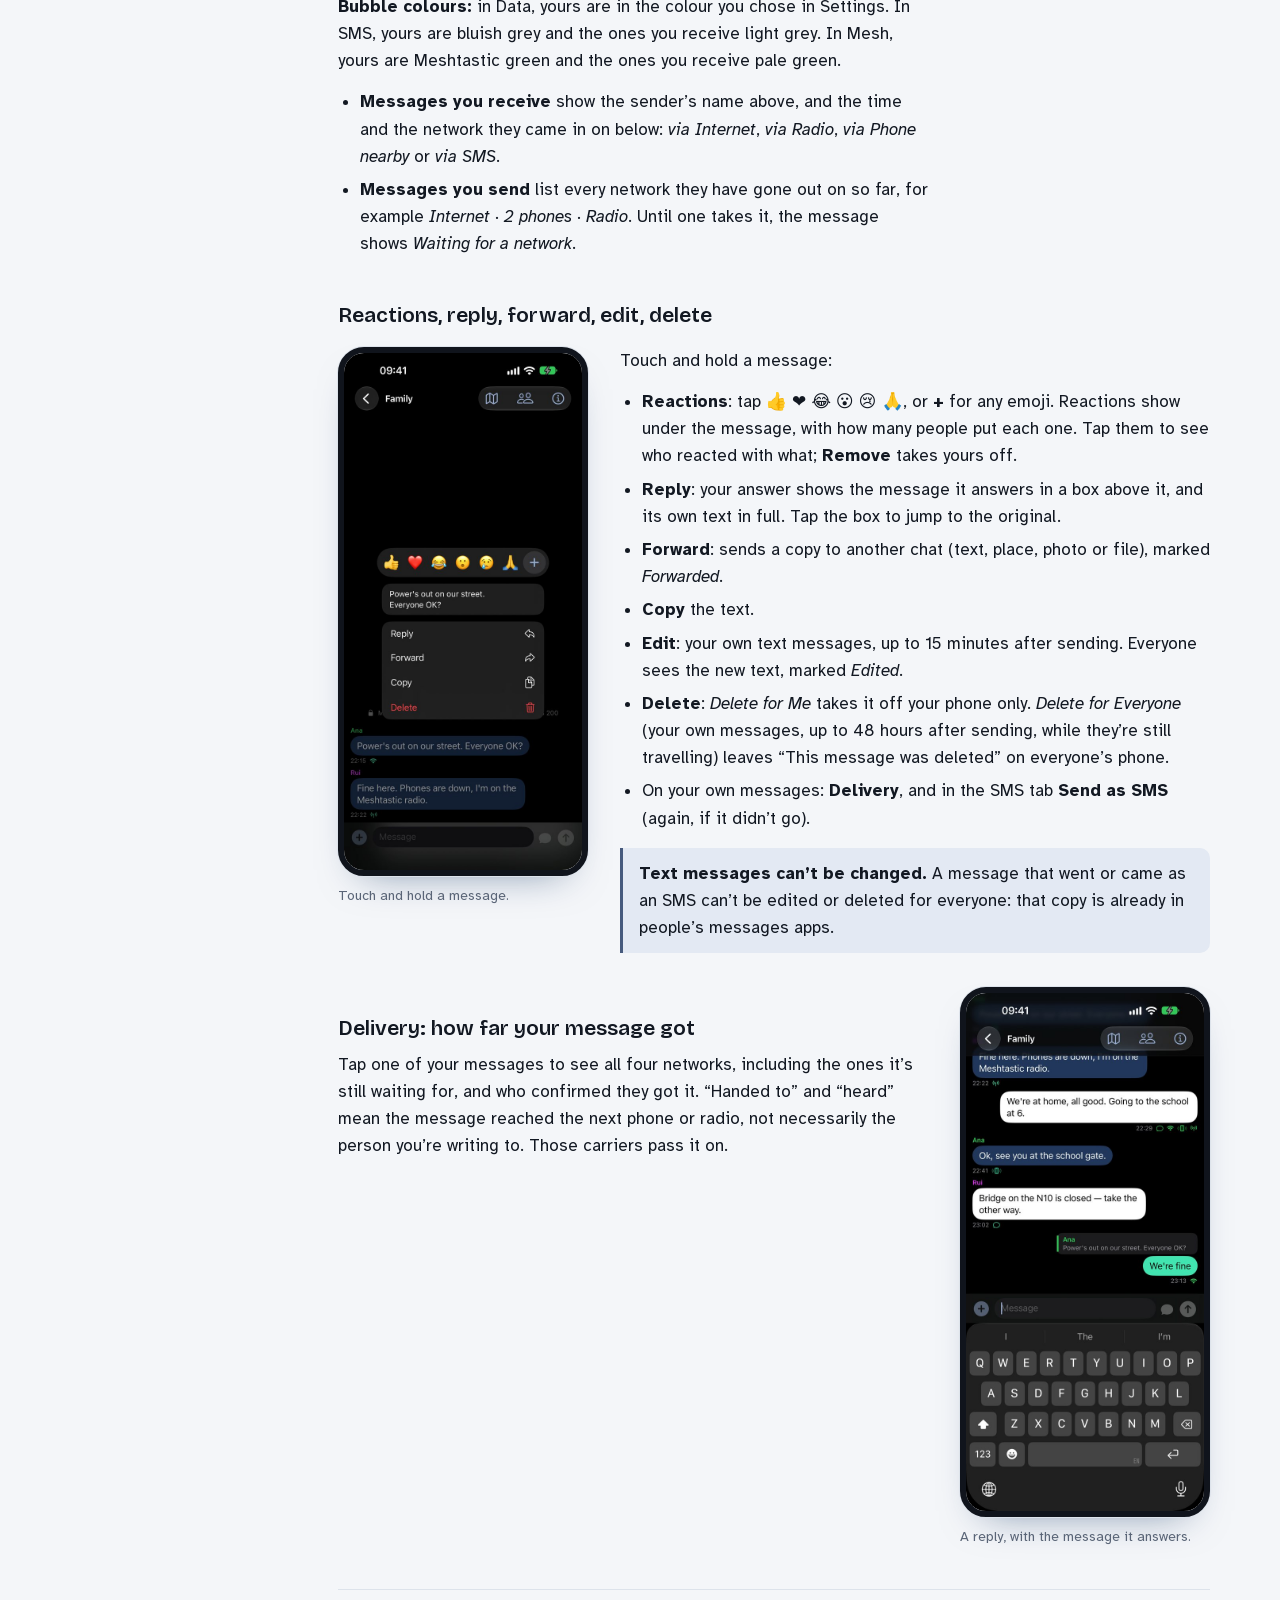
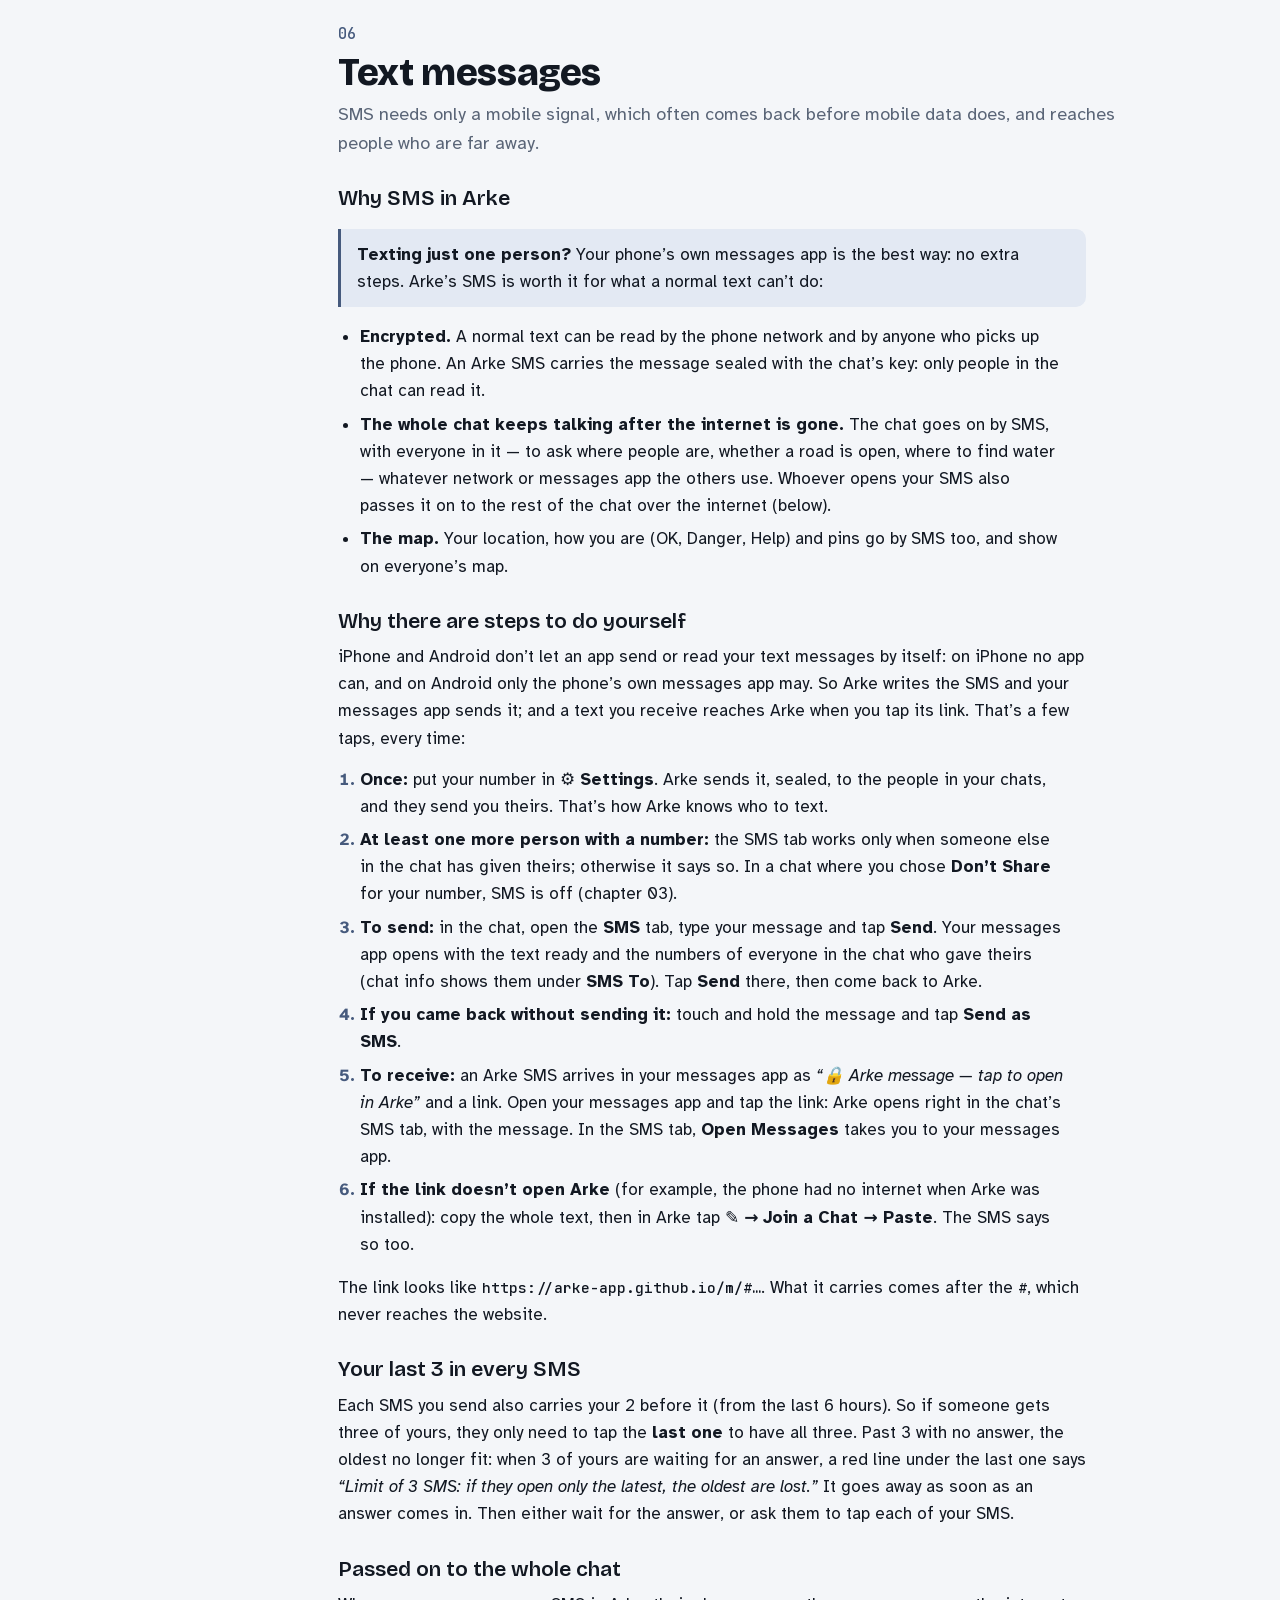
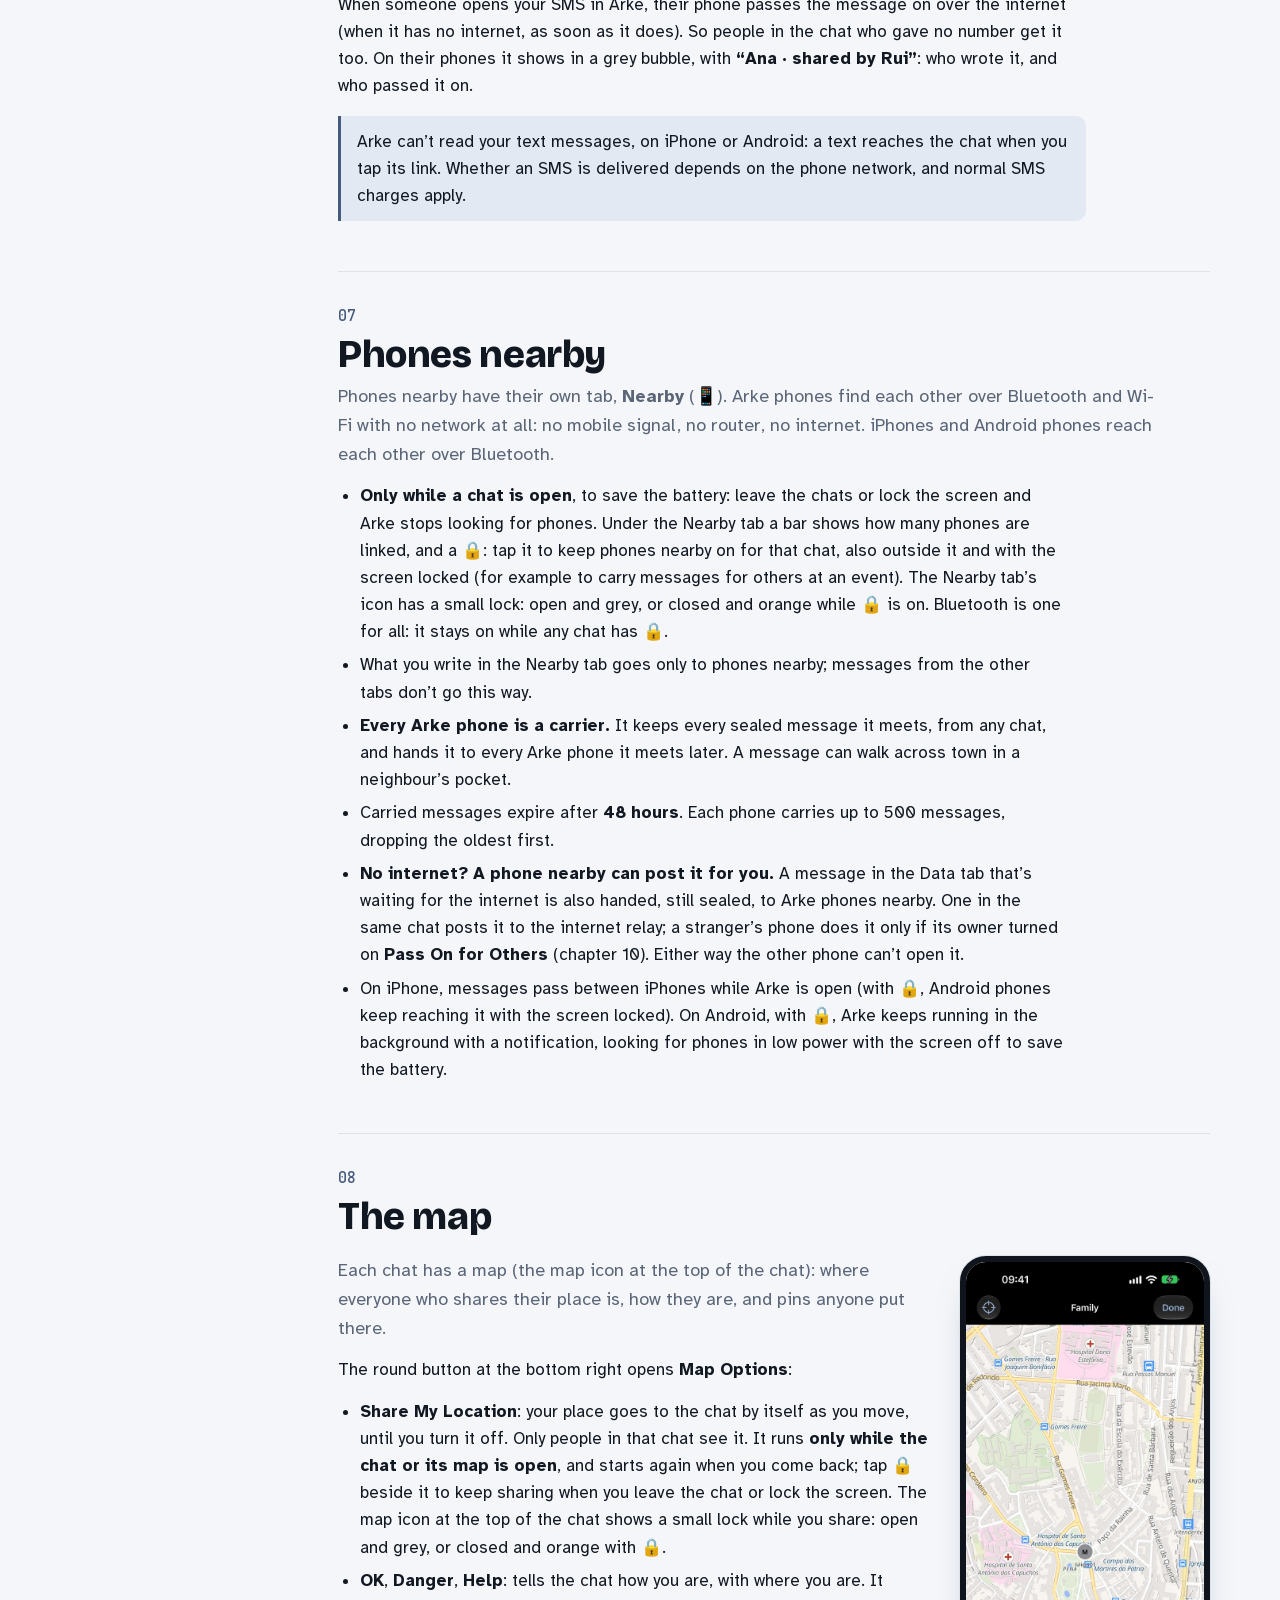
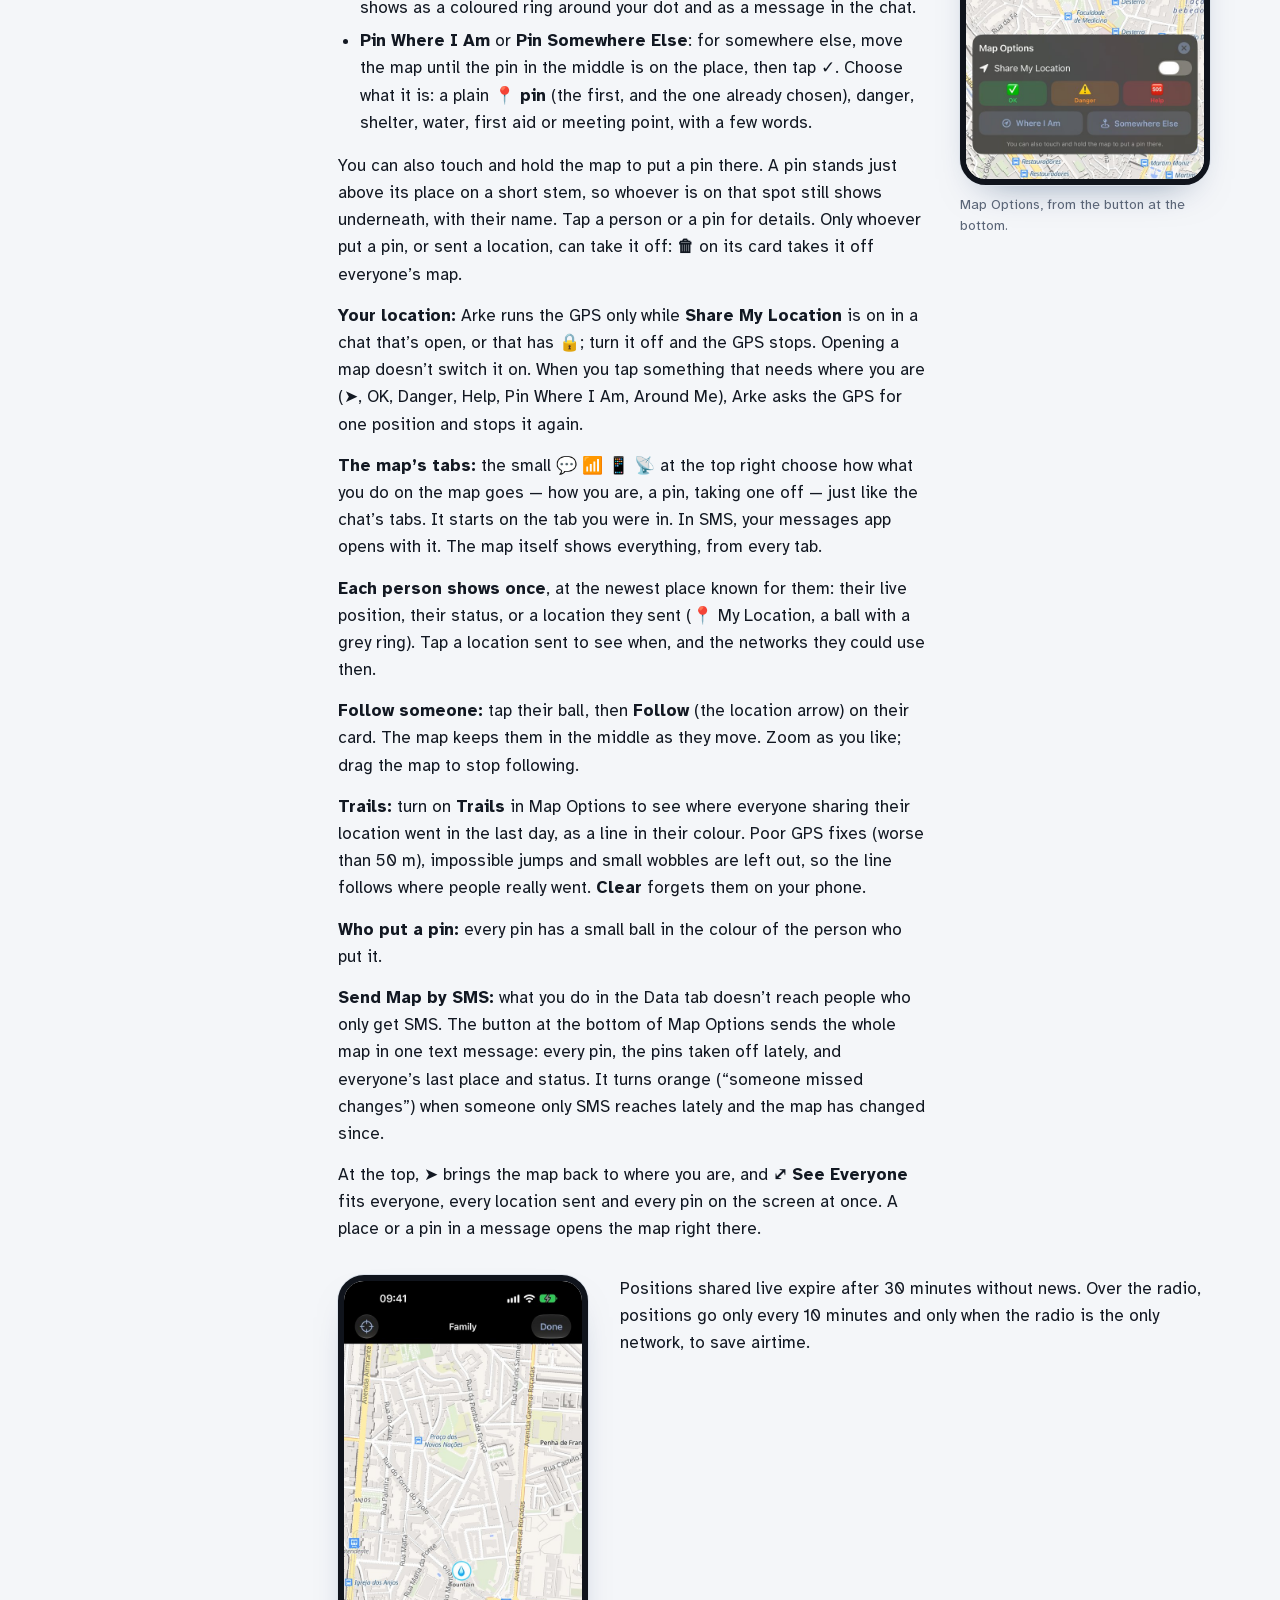
<file: manual/index.html>
<!doctype html>
<html lang="en">
<head>
<meta charset="utf-8">
<meta name="viewport" content="width=device-width, initial-scale=1, viewport-fit=cover">
<link rel="icon" href="img/icon.png">
<title>Arke Manual</title>
<link rel="stylesheet" href="../fonts/fonts.css">
<style>
/* Layout: a field manual — sticky chapter rail on the left, reading column with phone screenshots set beside the steps. */
:root {
  --bg: #f4f6f9;
  --surface: #ffffff;
  --ink: #121822;
  --muted: #5a6577;
  --line: #dde3eb;
  --neon: #465a7d;
  --neon-soft: #e3e9f3;
  --ok: #138a4b;
  --warn: #b35c00;
  --bad: #c62828;
  --display: "Bricolage Grotesque", "Avenir Next", system-ui, sans-serif;
  --body: "Atkinson Hyperlegible", system-ui, -apple-system, sans-serif;
  --mono: "JetBrains Mono", ui-monospace, Menlo, monospace;
  color-scheme: light;
}
@media (prefers-color-scheme: dark) {
  :root:not([data-theme="light"]) {
    --bg: #0b0e13; --surface: #141922; --ink: #eef2f8; --muted: #a3aec0; --line: #263040;
    --neon: #96acd0; --neon-soft: #1c2636; --ok: #42d48a; --warn: #ffad4d; --bad: #ff6b6b;
    color-scheme: dark;
  }
}
:root[data-theme="dark"] {
  --bg: #0b0e13; --surface: #141922; --ink: #eef2f8; --muted: #a3aec0; --line: #263040;
  --neon: #96acd0; --neon-soft: #1c2636; --ok: #42d48a; --warn: #ffad4d; --bad: #ff6b6b;
  color-scheme: dark;
}

* { box-sizing: border-box; }
body { background: var(--bg); color: var(--ink); font: 17px/1.6 var(--body); }
a { color: var(--neon); }
a:focus-visible, button:focus-visible { outline: 3px solid var(--neon); outline-offset: 3px; border-radius: 4px; }
code, .mono { font-family: var(--mono); font-size: 0.86em; }
kbd { font: 600 0.82em var(--body); border: 1px solid var(--line); border-bottom-width: 2px; border-radius: 6px; padding: 0 6px; background: var(--surface); white-space: nowrap; }

.wrap { max-width: 1180px; margin: 0 auto; padding-inline: 20px; }

/* Masthead */
header.mast { padding-block: 48px 28px; }
.brand { display: flex; align-items: center; gap: 16px; }
.brand img { width: 64px; height: 64px; border-radius: 15px; box-shadow: 0 0 0 1px var(--line), 0 8px 30px -10px var(--neon); }
.eyebrow { font: 600 13px/1 var(--body); letter-spacing: 0.12em; text-transform: uppercase; color: var(--neon); }
h1 { font: 800 clamp(40px, 7vw, 72px)/0.98 var(--display); letter-spacing: -0.02em; margin: 18px 0 14px; text-wrap: balance; }
.lede { font-size: 20px; color: var(--muted); max-width: 62ch; margin: 0; }

.tour { margin-block: 30px 10px; display: grid; grid-template-columns: minmax(0, 1fr); gap: 12px; }
.tour video { width: 100%; max-width: 100%; aspect-ratio: 16 / 9; border-radius: 14px; background: #000; display: block; border: 1px solid var(--line); }
.tour p { margin: 0; color: var(--muted); font-size: 15px; }

/* Body: rail + content */
.layout { display: grid; grid-template-columns: 220px minmax(0, 1fr); gap: 48px; padding-block: 30px 80px; }
nav.rail { position: sticky; top: calc(env(safe-area-inset-top, 0px) + 20px); align-self: start; font-size: 15px; }
nav.rail ol { list-style: none; margin: 0; padding: 0; display: grid; gap: 2px; counter-reset: ch; }
nav.rail li { counter-increment: ch; }
nav.rail a { display: flex; gap: 10px; padding: 6px 10px; border-radius: 8px; color: var(--muted); text-decoration: none; }
nav.rail a::before { content: counter(ch, decimal-leading-zero); font: 500 12px/1.9 var(--mono); color: var(--neon); }
nav.rail a:hover { background: var(--neon-soft); color: var(--ink); }

main { min-width: 0; }
section.ch { padding-block: 34px; border-top: 1px solid var(--line); }
section.ch:first-child { border-top: 0; padding-top: 0; }
h2 { font: 800 clamp(28px, 4vw, 38px)/1.1 var(--display); letter-spacing: -0.01em; margin: 0 0 6px; text-wrap: balance; }
h2 .num { font: 500 15px var(--mono); color: var(--neon); display: block; margin-bottom: 8px; letter-spacing: 0; }
h3 { font: 600 21px/1.3 var(--display); margin: 28px 0 8px; }
p { margin: 0 0 14px; max-width: 68ch; }
.intro { color: var(--muted); font-size: 18px; }
ul, ol.steps { padding-left: 22px; margin: 0 0 16px; max-width: 66ch; }
li { margin-bottom: 6px; }
ol.steps li::marker { color: var(--neon); font-weight: 700; }

/* Screen + text pairs */
.pair { display: grid; grid-template-columns: minmax(0, 1fr) 250px; gap: 32px; align-items: start; margin-block: 18px 8px; }
.pair.flip { grid-template-columns: 250px minmax(0, 1fr); }
.pair.flip > figure { order: -1; }
.shots { display: flex; gap: 16px; flex-wrap: wrap; margin-block: 16px; }
.shots figure { flex: 1 1 200px; max-width: 250px; }
figure { margin: 0; }
figure img { width: 100%; max-width: 100%; display: block; border-radius: 26px; border: 6px solid #10141c; box-shadow: 0 0 0 1px var(--line), 0 18px 40px -24px rgba(0, 40, 90, .55); background: #000; }
figcaption { font-size: 14px; color: var(--muted); margin-top: 10px; line-height: 1.45; }

/* Tables */
.table-wrap { overflow-x: auto; margin-block: 14px 18px; border: 1px solid var(--line); border-radius: 12px; background: var(--surface); }
table { border-collapse: collapse; width: 100%; font-size: 15.5px; }
th, td { text-align: left; padding: 10px 14px; border-bottom: 1px solid var(--line); vertical-align: top; }
tr:last-child td { border-bottom: 0; }
th { font: 600 12.5px var(--body); letter-spacing: 0.08em; text-transform: uppercase; color: var(--muted); background: color-mix(in srgb, var(--neon-soft) 45%, var(--surface)); }
td:first-child { white-space: nowrap; font-weight: 700; }

.dot { display: inline-block; width: 10px; height: 10px; border-radius: 50%; margin-right: 8px; vertical-align: 1px; box-shadow: 0 0 8px currentColor; }
.dot.ok { background: var(--ok); color: var(--ok); }
.dot.warn { background: #e8b100; color: #e8b100; }
.dot.bad { background: var(--bad); color: var(--bad); }
.dot.off { background: var(--muted); color: transparent; box-shadow: none; }

.note { border-left: 3px solid var(--neon); background: var(--neon-soft); padding: 12px 16px; border-radius: 0 10px 10px 0; margin-block: 16px; max-width: 68ch; }
.note p:last-child { margin: 0; }
.note strong { color: var(--ink); }

.dmx { font: 500 13px var(--mono); color: var(--muted); }

footer { border-top: 1px solid var(--line); padding-block: 24px 40px; color: var(--muted); font-size: 14px; }

@media (max-width: 900px) {
  .layout { grid-template-columns: minmax(0, 1fr); gap: 10px; }
  nav.rail { position: static; }
  nav.rail ol { grid-template-columns: repeat(auto-fill, minmax(150px, 1fr)); }
  .pair, .pair.flip { grid-template-columns: minmax(0, 1fr); }
  .pair > figure, .pair.flip > figure { order: 0; max-width: 250px; }
}
.print-only, .print-inline { display: none; }

/* Print / Save as PDF: always light, one column, no player, nothing split across pages. */
@page { size: A4; margin: 16mm 15mm 18mm; }
@media print {
  :root, :root[data-theme="dark"], :root:not([data-theme="light"]) {
    --bg: #ffffff; --surface: #ffffff; --ink: #111827; --muted: #4b5568; --line: #d5dce6;
    --neon: #465a7d; --neon-soft: #e3e9f3; --ok: #138a4b; --warn: #b35c00; --bad: #c62828;
    color-scheme: light;
  }
  * { -webkit-print-color-adjust: exact; print-color-adjust: exact; }
  html { scroll-behavior: auto; }
  body { font-size: 10.5pt; line-height: 1.5; background: #fff; }
  .wrap { max-width: none; padding-inline: 0; }
  header.mast { padding-block: 0 6mm; }
  h1 { font-size: 34pt; margin: 6mm 0 3mm; }
  .lede { font-size: 12.5pt; }
  .tour video, nav.rail { display: none; }
  .print-only { display: block; }
  .print-inline { display: inline; }
  .tour { margin-block: 6mm 0; break-inside: avoid; }
  .tour img { width: 100%; border-radius: 8px; border: 1px solid var(--line); }
  .layout { display: block; padding-block: 0; }
  section.ch { padding-block: 6mm 2mm; border-top: 1px solid var(--line); }
  section.ch:first-child { border-top: 0; }
  .dot { width: 8px; height: 8px; box-shadow: none; }
  h2 { font-size: 22pt; break-inside: avoid; break-after: avoid; }
  h2 .num { break-after: avoid; }
  h3 { font-size: 13.5pt; margin-top: 5mm; break-after: avoid; }
  p, li { orphans: 3; widows: 3; }
  .intro { font-size: 12pt; }
  .pair, .pair.flip { grid-template-columns: minmax(0, 1fr) 46mm; gap: 7mm; break-inside: avoid; }
  .pair.flip { grid-template-columns: 46mm minmax(0, 1fr); }
  .shots { gap: 6mm; break-inside: avoid; }
  .shots figure { flex: 0 0 46mm; max-width: 46mm; }
  figure { break-inside: avoid; }
  figure img { border-width: 3px; border-radius: 14px; box-shadow: none; }
  figcaption { font-size: 8.5pt; }
  .table-wrap { overflow: visible; break-inside: avoid; }
  table { font-size: 9.5pt; }
  tr { break-inside: avoid; }
  .note { break-inside: avoid; }
  a { color: var(--ink); text-decoration: none; }
  footer { padding-block: 4mm 0; font-size: 8.5pt; }
}
@media (prefers-reduced-motion: reduce) { * { scroll-behavior: auto !important; } }
html { scroll-behavior: smooth; }
nav.top { display: flex; align-items: center; gap: 18px; padding-block: 10px; flex-wrap: wrap; position: sticky; top: 0; z-index: 20; background: var(--bg); }
nav.top .home { display: flex; align-items: center; gap: 10px; font: 700 17px var(--display); color: var(--ink); text-decoration: none; margin-right: auto; }
nav.top .home img { width: 26px; height: 26px; border-radius: 7px; }
nav.top a:not(.home) { color: var(--muted); text-decoration: none; font-size: 15px; }
nav.top a:not(.home):hover, nav.top a[aria-current] { color: var(--neon); }
@media print { nav.top { display: none; } }
</style></head>
<body>
<nav class="top wrap">
  <a class="home" href="../"><img src="img/icon.png" alt="">Arke</a>
  <a href="./" aria-current="page">Manual</a>
  <a href="../support/">Support</a>
  <a href="../privacy/">Privacy</a>
  <a href="../terms/">Terms</a>
</nav>

<header class="mast wrap">
  <div class="brand">
    <img src="img/icon.png" alt="Arke app icon: three neon circles, one inside the other, bluish grey to white">
    <span class="eyebrow">User manual · iPhone and Android · Encrypted chat</span>
  </div>
  <h1>Arke Manual</h1>
  <p class="lede">Arke is an encrypted group chat with more ways to talk: as a text message, over the internet and from phone to phone over Bluetooth and Wi-Fi, and over a Meshtastic® radio. Each chat has a tab for each way — SMS, Data and Mesh — and what you write in a tab goes only that way. More ways mean more chances to get through — but no way is a promise. Whatever the way, only people in the chat can read the messages. iPhone and Android phones can be in the same chat.</p>

  <div class="tour">
    <video controls preload="metadata" poster="img/poster.jpg?v=23" src="../media/Arke-Tour.mp4?v=23"></video>
    <img class="print-only" src="img/poster.jpg?v=23" alt="Opening frame of the Arke video tour">
    <p>Video tour, about 5½ minutes, narrated. It starts a chat, invites people with a QR code, and shows the safety code, the four tabs, the map (how everyone is, pins, a meeting point, trails, the last known place), offline maps, the radio, phones helping each other and how Arke keeps you safe from scams.</p>
  </div>
</header>

<div class="wrap layout">
  <nav class="rail" aria-label="Chapters">
    <ol>
      <li><a href="#start">Getting started</a></li>
      <li><a href="#networks">The four networks</a></li>
      <li><a href="#chats">Chats and invites</a></li>
      <li><a href="#encryption">Encryption</a></li>
      <li><a href="#messages">Sending and reading</a></li>
      <li><a href="#sms">Text messages</a></li>
      <li><a href="#nearby">Phones nearby</a></li>
      <li><a href="#map">The map</a></li>
      <li><a href="#radio">Meshtastic radio</a></li>
      <li><a href="#internet">Internet relay</a></li>
      <li><a href="#full">Full Version</a></li>
      <li><a href="#trouble">Troubleshooting</a></li>
      <li><a href="#reference">Quick reference</a></li>
      <li><a href="#legal">Safety and legal</a></li>
      <li><a href="#safe">Staying safe</a></li>
    </ol>
  </nav>

  <main>
    <!-- 01 -->
    <section class="ch" id="start">
      <h2><span class="num">01</span>Getting started</h2>
      <div class="pair">
        <div>
          <p class="intro">Set Arke up now, while everything works, and make your chats before you need them. Joining a chat needs the other person’s QR code or invite link, so you can’t join one in the middle of an emergency if you never met.</p>
          <ol class="steps">
            <li>Open Arke, type your name and tap <strong>Start</strong>. People in your chats see this name above your messages.</li>
            <li>When the phone asks, allow <strong>Bluetooth</strong>, <strong>Local Network</strong> (iPhone), <strong>Nearby devices</strong> (Android) and <strong>Notifications</strong>. Without them Arke can’t reach phones nearby or a Meshtastic radio, or tell you about new messages.</li>
            <li>Put your <strong>phone number</strong> in <strong>⚙︎ Settings</strong>. Arke needs it to send text messages, and gives it to the people in your chats so their texts reach you (chapter 06).</li>
            <li>Start a chat, or join one (chapter 03).</li>
          </ol>
          <div class="note"><p><strong>No account.</strong> Arke has no sign-up. Your name, your number and your chats stay on your phone, and only the people in your chats see them.</p></div>
        </div>
        <figure>
          <img src="img/welcome.jpg" alt="Welcome screen: Chat When the Network Is Down, the four networks, a name field and the Start button" loading="lazy">
          <figcaption>The first screen.</figcaption>
        </figure>
      </div>
      <div class="pair flip">
        <figure>
          <img src="img/settings.jpg" alt="Settings: your name, your phone number with SMS is available, and the appearance options" loading="lazy">
          <figcaption>⚙︎ Settings: your name and your phone number.</figcaption>
        </figure>
        <div>
          <h3>Settings</h3>
          <p>The gear at the top left of the chat list opens <strong>Settings</strong>:</p>
          <ul>
            <li><strong>Your Name</strong> and <strong>Your Phone Number</strong>. Without a number, SMS shows as unavailable. Each chat can use another number, or none (chapter 03).</li>
            <li><strong>Appearance</strong>: dark or light; the colour of your messages (green by default) and of received ones (blue by default); <strong>My colour</strong>, the colour of your name and your dot on the map as the others see them (it goes to every chat by itself); names on the map, on or off; and the text size. Arke itself is bluish grey, like its icon.</li>
            <li><strong>Full Version</strong> (chapter 11).</li>
            <li><strong>Networks</strong>: the internet relay (chapter 10) and the Meshtastic radio (chapter 09).</li>
            <li><strong>Offline Maps</strong>: the map's streets kept on the phone (chapter 08).</li>
            <li><strong>About Arke</strong>: the emergency notice, trademarks and open-source licences.</li>
          </ul>
        </div>
      </div>
    </section>

    <!-- 02 -->
    <section class="ch" id="networks">
      <h2><span class="num">02</span>Networks and tabs</h2>
      <div class="pair">
        <div>
          <p class="intro">At the top of the chat list, <strong>Networks</strong> shows four icons: SMS, Internet, Nearby and Radio. Their colour says which work right now.</p>
          <p><span class="dot ok"></span>Green: working now. <span class="dot warn"></span>Orange: waiting, for example no phones in range yet. <span class="dot off"></span>Grey: not available, for example no number in Settings for SMS. An icon that’s struck through is switched off.</p>
          <p><strong>Each chat has four tabs</strong>, in a row just under its name, in the same order as the networks above the chat list. Tap one, or swipe sideways across the messages: the next tab comes in under your finger. Past the first or the last it springs back (the back arrow leaves the chat).</p>
          <ul>
            <li><strong>SMS</strong> (💬): text messages. Send opens your messages app with the message as a sealed link. Text and your location only.</li>
            <li><strong>Data</strong> (📶): the internet only. Text, photos, files, voice messages and your location.</li>
            <li><strong>Nearby</strong> (📱): phones nearby, over Bluetooth and Wi-Fi, with no network at all. Text, photos, files, voice messages and your location (chapter 07).</li>
            <li><strong>Mesh</strong> (📡): the Meshtastic radio. Short text and your location.</li>
          </ul>
          <p>A tab shows only its own messages, and what you write in it goes only its way. Each tab keeps its own draft. When a message comes in on another tab, that tab’s icon blinks with a number until you open it. A chat opens on the tab where a new message came in; otherwise on the tab you used last. The tab the latest message from someone else came into stays brighter than the other closed ones, so you know where to answer. The map, statuses (OK, Danger, Help) and pins belong to the whole chat: they show in every tab. If a tab can’t send right now (its network off, no number for SMS, nobody else with a number, no radio linked), it says why just under the tabs. What you write in a tab stays on its network: a Nearby message doesn’t go up to the internet, and an internet one doesn’t go to phones nearby. Statuses, pins and “joined” go every way. An SMS that someone opens in Arke is passed on to the rest of the chat over the internet (chapter 06), and Mesh messages that reach a phone another way go on to its radio (chapter 09); they always show in the tab they were written in.</p>
          <p>In the chat list, each chat shows its latest message; when it’s from someone else, a small icon at the end says how it came in: 💬 SMS, internet, a phone nearby or the radio. A map icon 🗺 means it’s something for the map: a location, an area, how someone is, or a pin.</p>
          <p><strong>Sensors in the chat list.</strong> Next to a chat’s name, 📱 shows that phones nearby are on, and 📍 that you share your location in that chat. <span class="dot off"></span>Grey: only while the chat is open. <span class="dot warn"></span>Orange: kept on with 🔒, also outside the chat and with the screen locked (chapters 07 and 08). The button beside <strong>Chats</strong> does it for every chat at once: with an open grey lock none is kept on, and tapping it turns 🔒 on everywhere (phones nearby, and your location where you already share it); with an orange lock, tapping it turns 🔒 off everywhere. It never starts sharing your location in a chat where it’s off.</p>
          <p>Tap the icons for the <strong>Networks</strong> page, with each network in words. Touch and hold a network there to switch it off or on, for example to test a single network or to save battery.</p>
        </div>
        <figure>
          <img src="img/chats.jpg" alt="Chat list: the Networks row with SMS, Internet, Nearby and Radio icons, and the Family chat with 4 unread messages" loading="lazy">
          <figcaption>Networks above your chats. The Family chat has 4 unread messages.</figcaption>
        </figure>
      </div>
      <div class="table-wrap">
        <table>
          <thead><tr><th>Network</th><th>Needs</th><th>Reach</th><th>Chapter</th></tr></thead>
          <tbody>
            <tr><td>Text messages · SMS</td><td>A mobile signal (no internet) and your number in Settings. You press Send in your messages app yourself.</td><td>Anywhere with a signal</td><td>06</td></tr>
            <tr><td>Internet</td><td>Wi-Fi or mobile data</td><td>The world</td><td>10</td></tr>
            <tr><td>Phones nearby</td><td>Nothing: Bluetooth and Wi-Fi, phone to phone</td><td>Tens of metres per hop, further as phones move</td><td>07</td></tr>
            <tr><td>Meshtastic radio</td><td>A Meshtastic radio linked over Bluetooth</td><td>Kilometres over LoRa</td><td>09</td></tr>
          </tbody>
        </table>
      </div>
    </section>

    <!-- 03 -->
    <section class="ch" id="chats">
      <h2><span class="num">03</span>Chats and invites</h2>
      <p class="intro">A chat is a group of people who share one secret key. Each chat has its own key, so people in one chat can’t read another. The free version has one chat, with no limit on people or messages; the Full Version has as many as you like (chapter 11).</p>

      <h3>Start a chat</h3>
      <div class="pair">
        <div>
          <ol class="steps">
            <li>Tap <strong>✎</strong> (top right), then <strong>New Chat</strong>.</li>
            <li>Type a name, for example <em>Neighbours</em>.</li>
            <li>Under <strong>Internet Relay</strong> you see the server the chat will use (the one in Settings, normally NeedToApp’s). To put this chat on another, tap <strong>Edit</strong> and type it, for example <code>ntfy.sh</code> or your own (chapter 10).</li>
            <li>Tap <strong>Create</strong>. A new 256-bit key is made on your phone, just for this chat.</li>
            <li>The invite opens straight away (next step).</li>
          </ol>
          <p>The same menu has <strong>Join a Chat</strong> and <strong>New Radio Chat</strong> (chapter 09). The chat name is only a label: each person can rename their copy without changing anything for the others.</p>
        </div>
        <figure>
          <img src="img/newchat.jpg" alt="New Chat sheet with the name Neighbours typed in" loading="lazy">
          <figcaption>New Chat. The key is made when you tap Create.</figcaption>
        </figure>
      </div>

      <h3>Invite people</h3>
      <div class="pair flip">
        <figure>
          <img src="img/invite.jpg" alt="Invite screen: a QR code, a safety code, the Send Invite Link button and a warning" loading="lazy">
          <figcaption>The invite: QR code, safety code and link.</figcaption>
        </figure>
        <div>
          <ol class="steps">
            <li>Show the <strong>QR code</strong>. The other person taps <strong>✎ → Join a Chat → Scan QR Code</strong> in Arke and points the camera at it. (The iPhone Camera app works too.)</li>
            <li>Arke asks <strong>Join “Neighbours”?</strong> and shows the safety code. They check that it matches yours and tap <strong>Join</strong>.</li>
            <li>Can’t meet? Tap <strong>Send Invite Link</strong> and send it in a way you trust (WhatsApp, SMS, email…). Tapping the link opens Arke and joins in the same way, even with no internet.</li>
            <li>Inviting the people of another chat? Tap <strong>Send to Another Chat</strong> and pick it: the invite goes there as a message, and they tap it to join. To fit in one message it carries the key and the name, and the rest when it fits; for a chat on its own server or radio channel, send the link the usual way, which carries everything.</li>
          </ol>
          <div class="note"><p><strong>The QR code is the key.</strong> Anyone who has it, or a photo of it, or the link, can read and write in the chat. Show it face to face if you can, and only to people you trust.</p></div>
          <p>To show the invite again later, open the chat and tap the <strong>people</strong> icon, then <strong>Add People</strong>. Anyone in the chat can invite others.</p>
        </div>
      </div>

      <h3>Joined by a link: be careful</h3>
      <p>Scanning a QR code is face to face, so you know who invited you. A link can come from anyone. When you open an invite link, Arke says <strong>“Only join if you know who sent you this link. Arke never asks for codes, passwords or money.”</strong> A chat you joined by a link shows an orange note at the top until you tap <strong>I Know Them</strong>; in it, a message that asks for a code, a PIN, a password, an IBAN, MB WAY or another payment, or that has a web link, gets <strong>“Careful: Arke never asks for codes, passwords or money.”</strong> under it. Arke checks this on your phone only: nothing is sent anywhere. Not sure? Tap <strong>Leave and Block</strong> (chapter 15).</p>

      <h3>Join with a copied link</h3>
      <p>If an invite link can’t be tapped, for example because it was pasted into a note, copy it, then in Arke tap <strong>✎ → Join a Chat → Paste</strong>. An Arke invite in a chat message is underlined: tap it and Arke asks <strong>Join …?</strong> straight away. On iPhone you can also share a link from another app to <strong>Arke</strong> and pick a chat: it goes there as a message.</p>

      <h3>Remove someone</h3>
      <p>Only the phone that made a chat can take someone out of it: in <strong>People</strong>, swipe the person (Android: ⋮) and tap <strong>Remove</strong>. The chat gets a new key, sealed for each person who stays so only they can open it, and the one removed can’t read anything new (they keep the old messages on their phone). Everyone sees “… removed …”. People with an older Arke, or who haven’t been heard from, don’t get the new key: Arke lists them and offers to send them the new invite by SMS.</p>

      <h3>Your number in a chat</h3>
      <p>Chat info (ⓘ) → <strong>My Number in This Chat</strong>: <strong>From Settings</strong> (the usual), <strong>Another</strong> (a number just for this chat, for example a work one), or <strong>Don’t Share</strong> (nobody in this chat gets your number, and SMS is off in it, since an SMS would show it). Your SMS still go out from the SIM card in use.</p>

      <h3>People and chat info</h3>
      <div class="pair">
        <div>
          <p>The <strong>people</strong> icon in a chat lists everyone Arke has heard from in it, with how they are and when they were last heard. The <strong>ⓘ</strong> icon opens chat info: invite people, rename the chat, your number in this chat, the numbers that get your SMS (chapter 06), the safety code, the chat’s internet relay server, and <strong>Delete Chat</strong>, which deletes the key and the messages from your phone. Coming back needs a new invite from someone in the chat. <strong>Delete and Block</strong> also keeps that chat’s messages away for good: they aren’t shown or carried, and if its invite comes again, Arke reminds you that you blocked it.</p>
          <p>Every chat you start or join appears in the list, newest message first, with the number of unread messages. A message only shows up in the chat whose key opens it. On its way it may pass through phones that aren’t in that chat: they carry it but can’t read it.</p>
        </div>
        <figure>
          <img src="img/info.jpg" alt="Chat info: Add People, People, name, SMS To, safety code 341 801 and Delete Chat" loading="lazy">
          <figcaption>Chat info, with the safety code.</figcaption>
        </figure>
      </div>
    </section>

    <!-- 04 -->
    <section class="ch" id="encryption">
      <h2><span class="num">04</span>Encryption</h2>
      <p class="intro">Every message is encrypted on your phone before it leaves, whatever the network. Text messages, the internet relay, other people’s phones and Meshtastic radios carry it sealed. Only a phone with the chat’s key can open it.</p>
      <div class="table-wrap">
        <table>
          <thead><tr><th>Part</th><th>How it works</th></tr></thead>
          <tbody>
            <tr><td>Chat key</td><td>32 random bytes (256 bits), made on the phone that starts the chat. It is shared only through the QR code or invite link and is stored on the phone only (iPhone: Keychain; Android: locked with a key in the Android Keystore).</td></tr>
            <tr><td>Sealing</td><td>AES-256-GCM, with keys derived from the chat key (HKDF-SHA256). The seal also covers the message’s header, so a carrier can’t change its expiry or anything else without it showing.</td></tr>
            <tr><td>What’s hidden</td><td>Your name, the text, photos, files, places, reactions, edits, your number and the time sent.</td></tr>
            <tr><td>What carriers see</td><td>A random message number, a short tag that tells Arke phones which chat it belongs to (it can’t be turned back into the key), when it expires, and its size.</td></tr>
            <tr><td>Internet relay</td><td>Gets only sealed messages, on a topic name worked out from the key. It can’t read them or tell who wrote them. It does see the internet address of each phone that connects.</td></tr>
          </tbody>
        </table>
      </div>

      <h3>Safety code</h3>
      <p>Every chat has a six-digit <strong>safety code</strong>, worked out from its key. Everyone in the same chat sees the same code: at the top of the chat, in chat info and in the invite. If someone’s code is different, they are in a different chat. Compare codes when you invite people.</p>
      <h3>What it doesn’t protect against</h3>
      <ul>
        <li><strong>Someone with the invite.</strong> Everyone with the key can read the whole chat and write in it. If an invite gets out, start a new chat and delete the old one.</li>
        <li><strong>Names aren’t verified.</strong> Everyone in a chat shares its key, so anyone in the chat could write under someone else’s name. Recognise people by what they write, and check anything unusual (a request for money, a code) another way, for example by calling them.</li>
        <li><strong>A lost key opens old messages.</strong> The key doesn’t change over time, so someone who gets it later can also read messages they collected earlier. Keep your phone locked.</li>
        <li><strong>Others can tell a message was sent.</strong> Carriers see that a message exists, its size and roughly when it was sent, but not what it says.</li>
        <li><strong>Radio chats</strong> (chapter 09) are ordinary Meshtastic channel messages, not end-to-end encrypted like your other chats. Each one says so at the top.</li>
      </ul>
      <h3>Check it yourself</h3>
      <p>The part of Arke that seals and opens messages is public: <a href="https://github.com/arke-app/arke-protocol">github.com/arke-app/arke-protocol</a>. It has the whole message format byte by byte, the code the iPhone and Android apps run for it, test messages anyone can check, and this same list of what Arke does and doesn’t protect. You don’t have to take our word for it.</p>
    </section>

    <!-- 05 -->
    <section class="ch" id="messages">
      <h2><span class="num">05</span>Sending and reading</h2>
      <div class="pair">
        <div>
          <p class="intro">Open a chat, choose a tab (chapter 02), type a message and tap the <strong>Send</strong> arrow. In the Data and Nearby tabs, the <strong>+</strong> next to the box adds a photo, a file or your location; in SMS and Mesh, <strong>📍</strong> adds your location. Your location goes with the networks you can use right then (💬 📶 📱 📡), so the others know how to reach you.</p>
          <p><strong>@mentions:</strong> type <strong>@</strong> and the people in the chat show above the box; tap one and “@Name” goes in the message, in bold. They’re told you mentioned them.</p>
          <p>Messages are short, up to 140 bytes: about 140 letters without accents, fewer with accents or emoji. This keeps each message small enough for a single Meshtastic radio packet and a short text message. As you get close, a counter shows how much is left. Photos, files and voice messages go only in the Data and Nearby tabs.</p>
          <p><strong>Voice messages:</strong> in the Data or Nearby tab, with the box empty, the Send arrow becomes a <strong>🎤</strong>. Tap it and speak, up to one minute (bars move as it hears you); then <strong>↑</strong> sends it and 🗑 throws it away. Like photos, voice messages go only over the internet (Data) or to phones nearby (Nearby), never by SMS or radio. Tap ▶︎ on one to listen.</p>
          <p><strong>From Photos or another app:</strong> Share → <strong>Arke</strong>, then pick the chat. Up to 10 photos at once go straight to the chat’s Data tab; on iPhone, a link or a short text goes as a message.</p>
          <p><strong>Bubble colours:</strong> in Data, yours are in the colour you chose in Settings. In SMS, yours are bluish grey and the ones you receive light grey. In Mesh, yours are Meshtastic green and the ones you receive pale green.</p>
          <ul>
            <li><strong>Messages you receive</strong> show the sender’s name above, and the time and the network they came in on below: <em>via Internet</em>, <em>via Radio</em>, <em>via Phone nearby</em> or <em>via SMS</em>.</li>
            <li><strong>Messages you send</strong> list every network they have gone out on so far, for example <em>Internet · 2 phones · Radio</em>. Until one takes it, the message shows <em>Waiting for a network</em>.</li>
          </ul>
        </div>
        <figure>
          <img src="img/chat.jpg" alt="Family chat: messages from Ana and Rui marked via Internet, via Radio, via Phone nearby and via SMS, and one of your own marked SMS, Internet, 2 phones, Radio" loading="lazy">
          <figcaption>A chat. Under each message: the networks it travelled on.</figcaption>
        </figure>
      </div>

      <h3>Reactions, reply, forward, edit, delete</h3>
      <div class="pair flip">
        <figure>
          <img src="img/react.jpg" alt="Touch and hold on a message: a row of reactions with a plus, then Reply, Forward, Copy and Delete" loading="lazy">
          <figcaption>Touch and hold a message.</figcaption>
        </figure>
        <div>
          <p>Touch and hold a message:</p>
          <ul>
            <li><strong>Reactions</strong>: tap 👍 ❤️ 😂 😮 😢 🙏, or <strong>+</strong> for any emoji. Reactions show under the message, with how many people put each one. Tap them to see who reacted with what; <strong>Remove</strong> takes yours off.</li>
            <li><strong>Reply</strong>: your answer shows the message it answers in a box above it, and its own text in full. Tap the box to jump to the original.</li>
            <li><strong>Forward</strong>: sends a copy to another chat (text, place, photo or file), marked <em>Forwarded</em>.</li>
            <li><strong>Copy</strong> the text.</li>
            <li><strong>Edit</strong>: your own text messages, up to 15 minutes after sending. Everyone sees the new text, marked <em>Edited</em>.</li>
            <li><strong>Delete</strong>: <em>Delete for Me</em> takes it off your phone only. <em>Delete for Everyone</em> (your own messages, up to 48 hours after sending, while they’re still travelling) leaves “This message was deleted” on everyone’s phone.</li>
            <li>On your own messages: <strong>Delivery</strong>, and in the SMS tab <strong>Send as SMS</strong> (again, if it didn’t go).</li>
          </ul>
          <div class="note"><p><strong>Text messages can’t be changed.</strong> A message that went or came as an SMS can’t be edited or deleted for everyone: that copy is already in people’s messages apps.</p></div>
        </div>
      </div>
      <div class="pair">
        <div>
          <h3>Delivery: how far your message got</h3>
          <p>Tap one of your messages to see all four networks, including the ones it’s still waiting for, and who confirmed they got it. “Handed to” and “heard” mean the message reached the next phone or radio, not necessarily the person you’re writing to. Those carriers pass it on.</p>
        </div>
        <figure>
          <img src="img/reply.jpg" alt="A reply showing Ana's message in a box above it, and a reaction under her message" loading="lazy">
          <figcaption>A reply, with the message it answers.</figcaption>
        </figure>
      </div>
    </section>

    <!-- 06 -->
    <section class="ch" id="sms">
      <h2><span class="num">06</span>Text messages</h2>
      <p class="intro">SMS needs only a mobile signal, which often comes back before mobile data does, and reaches people who are far away.</p>
      <h3>Why SMS in Arke</h3>
      <div class="note"><p><strong>Texting just one person?</strong> Your phone’s own messages app is the best way: no extra steps. Arke’s SMS is worth it for what a normal text can’t do:</p></div>
      <ul>
        <li><strong>Encrypted.</strong> A normal text can be read by the phone network and by anyone who picks up the phone. An Arke SMS carries the message sealed with the chat’s key: only people in the chat can read it.</li>
        <li><strong>The whole chat keeps talking after the internet is gone.</strong> The chat goes on by SMS, with everyone in it — to ask where people are, whether a road is open, where to find water — whatever network or messages app the others use. Whoever opens your SMS also passes it on to the rest of the chat over the internet (below).</li>
        <li><strong>The map.</strong> Your location, how you are (OK, Danger, Help) and pins go by SMS too, and show on everyone’s map.</li>
      </ul>
      <h3>Why there are steps to do yourself</h3>
      <p>iPhone and Android don’t let an app send or read your text messages by itself: on iPhone no app can, and on Android only the phone’s own messages app may. So Arke writes the SMS and your messages app sends it; and a text you receive reaches Arke when you tap its link. That’s a few taps, every time:</p>
      <ol class="steps">
        <li><strong>Once:</strong> put your number in <strong>⚙︎ Settings</strong>. Arke sends it, sealed, to the people in your chats, and they send you theirs. That’s how Arke knows who to text.</li>
        <li><strong>At least one more person with a number:</strong> the SMS tab works only when someone else in the chat has given theirs; otherwise it says so. In a chat where you chose <strong>Don’t Share</strong> for your number, SMS is off (chapter 03).</li>
        <li><strong>To send:</strong> in the chat, open the <strong>SMS</strong> tab, type your message and tap <strong>Send</strong>. Your messages app opens with the text ready and the numbers of everyone in the chat who gave theirs (chat info shows them under <strong>SMS To</strong>). Tap <strong>Send</strong> there, then come back to Arke.</li>
        <li><strong>If you came back without sending it:</strong> touch and hold the message and tap <strong>Send as SMS</strong>.</li>
        <li><strong>To receive:</strong> an Arke SMS arrives in your messages app as <em>“🔒 Arke message — tap to open in Arke”</em> and a link. Open your messages app and tap the link: Arke opens right in the chat’s SMS tab, with the message. In the SMS tab, <strong>Open Messages</strong> takes you to your messages app.</li>
        <li><strong>If the link doesn’t open Arke</strong> (for example, the phone had no internet when Arke was installed): copy the whole text, then in Arke tap <strong>✎ → Join a Chat → Paste</strong>. The SMS says so too.</li>
      </ol>
      <p>The link looks like <code>https://arke-app.github.io/m/#…</code>. What it carries comes after the <code>#</code>, which never reaches the website.</p>
      <h3>Your last 3 in every SMS</h3>
      <p>Each SMS you send also carries your 2 before it (from the last 6 hours). So if someone gets three of yours, they only need to tap the <strong>last one</strong> to have all three. Past 3 with no answer, the oldest no longer fit: when 3 of yours are waiting for an answer, a red line under the last one says <em>“Limit of 3 SMS: if they open only the latest, the oldest are lost.”</em> It goes away as soon as an answer comes in. Then either wait for the answer, or ask them to tap each of your SMS.</p>
      <h3>Passed on to the whole chat</h3>
      <p>When someone opens your SMS in Arke, their phone passes the message on over the internet (when it has no internet, as soon as it does). So people in the chat who gave no number get it too. On their phones it shows in a grey bubble, with <strong>“Ana · shared by Rui”</strong>: who wrote it, and who passed it on.</p>
      <div class="note"><p>Arke can’t read your text messages, on iPhone or Android: a text reaches the chat when you tap its link. Whether an SMS is delivered depends on the phone network, and normal SMS charges apply.</p></div>
    </section>

    <!-- 07 -->
    <section class="ch" id="nearby">
      <h2><span class="num">07</span>Phones nearby</h2>
      <p class="intro">Phones nearby have their own tab, <strong>Nearby</strong> (📱). Arke phones find each other over Bluetooth and Wi-Fi with no network at all: no mobile signal, no router, no internet. iPhones and Android phones reach each other over Bluetooth.</p>
      <ul>
        <li><strong>Only while a chat is open</strong>, to save the battery: leave the chats or lock the screen and Arke stops looking for phones. Under the Nearby tab a bar shows how many phones are linked, and a <strong>🔒</strong>: tap it to keep phones nearby on for that chat, also outside it and with the screen locked (for example to carry messages for others at an event). The Nearby tab’s icon has a small lock: open and grey, or closed and orange while 🔒 is on. Bluetooth is one for all: it stays on while any chat has 🔒.</li>
        <li>What you write in the Nearby tab goes only to phones nearby; messages from the other tabs don’t go this way.</li>
        <li><strong>Every Arke phone is a carrier.</strong> It keeps every sealed message it meets, from any chat, and hands it to every Arke phone it meets later. A message can walk across town in a neighbour’s pocket.</li>
        <li>Carried messages expire after <strong>48 hours</strong>. Each phone carries up to 500 messages, dropping the oldest first.</li>
        <li><strong>No internet? A phone nearby can post it for you.</strong> A message in the Data tab that’s waiting for the internet is also handed, still sealed, to Arke phones nearby. One in the same chat posts it to the internet relay; a stranger’s phone does it only if its owner turned on <strong>Pass On for Others</strong> (chapter 10). Either way the other phone can’t open it.</li>
        <li>On iPhone, messages pass between iPhones while Arke is open (with 🔒, Android phones keep reaching it with the screen locked). On Android, with 🔒, Arke keeps running in the background with a notification, looking for phones in low power with the screen off to save the battery.</li>
      </ul>
    </section>

    <!-- 08 -->
    <section class="ch" id="map">
      <h2><span class="num">08</span>The map</h2>
      <div class="pair">
        <div>
          <p class="intro">Each chat has a map (the map icon at the top of the chat): where everyone who shares their place is, how they are, and pins anyone put there.</p>
          <p>The round button at the bottom right opens <strong>Map Options</strong>:</p>
          <ul>
            <li><strong>Share My Location</strong>: your place goes to the chat by itself as you move, until you turn it off. Only people in that chat see it. It runs <strong>only while the chat or its map is open</strong>, and starts again when you come back; tap <strong>🔒</strong> beside it to keep sharing when you leave the chat or lock the screen. The map icon at the top of the chat shows a small lock while you share: open and grey, or closed and orange with 🔒.</li>
            <li><strong>OK</strong>, <strong>Danger</strong>, <strong>Help</strong>: tells the chat how you are, with where you are. It shows as a coloured ring around your dot and as a message in the chat.</li>
            <li><strong>Pin Where I Am</strong> or <strong>Pin Somewhere Else</strong>: for somewhere else, move the map until the pin in the middle is on the place, then tap ✓. Choose what it is: a plain <strong>📍 pin</strong> (the first, and the one already chosen), danger, shelter, water, first aid or meeting point, with a few words.</li>
          </ul>
          <p>You can also touch and hold the map to put a pin there. A pin stands just above its place on a short stem, so whoever is on that spot still shows underneath, with their name. Tap a person or a pin for details. Only whoever put a pin, or sent a location, can take it off: <strong>🗑</strong> on its card takes it off everyone’s map.</p>
          <p><strong>Your location:</strong> Arke runs the GPS only while <strong>Share My Location</strong> is on in a chat that’s open, or that has 🔒; turn it off and the GPS stops. Opening a map doesn’t switch it on. When you tap something that needs where you are (➤, OK, Danger, Help, Pin Where I Am, Around Me), Arke asks the GPS for one position and stops it again.</p>
          <p><strong>The map’s tabs:</strong> the small 💬 📶 📱 📡 at the top right choose how what you do on the map goes — how you are, a pin, taking one off — just like the chat’s tabs. It starts on the tab you were in. In SMS, your messages app opens with it. The map itself shows everything, from every tab.</p>
          <p><strong>Each person shows once</strong>, at the newest place known for them: their live position, their status, or a location they sent (📍 My Location, a ball with a grey ring). Tap a location sent to see when, and the networks they could use then.</p>
          <p><strong>Follow someone:</strong> tap their ball, then <strong>Follow</strong> (the location arrow) on their card. The map keeps them in the middle as they move. Zoom as you like; drag the map to stop following.</p>
          <p><strong>Trails:</strong> turn on <strong>Trails</strong> in Map Options to see where everyone sharing their location went in the last day, as a line in their colour. Poor GPS fixes (worse than 50 m), impossible jumps and small wobbles are left out, so the line follows where people really went. <strong>Clear</strong> forgets them on your phone.</p>
          <p><strong>Who put a pin:</strong> every pin has a small ball in the colour of the person who put it.</p>
          <p><strong>Send Map by SMS:</strong> what you do in the Data tab doesn’t reach people who only get SMS. The button at the bottom of Map Options sends the whole map in one text message: every pin, the pins taken off lately, and everyone’s last place and status. It turns orange (“someone missed changes”) when someone only SMS reaches lately and the map has changed since.</p>
          <p>At the top, <strong>➤</strong> brings the map back to where you are, and <strong>⤢ See Everyone</strong> fits everyone, every location sent and every pin on the screen at once. A place or a pin in a message opens the map right there.</p>
        </div>
        <figure>
          <img src="img/map-menu.jpg" alt="The chat map with the Map Options panel: Share My Location, OK, Danger, Help, Pin Where I Am and Pin Somewhere Else" loading="lazy">
          <figcaption>Map Options, from the button at the bottom.</figcaption>
        </figure>
      </div>
      <div class="pair flip">
        <figure>
          <img src="img/map-pins.jpg" alt="The map with people and pins" loading="lazy">
          <figcaption>People, how they are, and pins.</figcaption>
        </figure>
        <div>
          <p>Positions shared live expire after 30 minutes without news. Over the radio, positions go only every 10 minutes and only when the radio is the only network, to save airtime.</p>
        </div>
      </div>
      <h3>Offline maps</h3>
      <p>About <strong>20 km around where you are</strong> (again when you move more than 10 km away, about 8 MB), and the streets around the places your chats use (positions and pins people share, places sent in messages), are kept on the phone, so the map works without internet. They download on their own while there’s internet. <strong>⚙︎ Settings → Offline Maps</strong>:</p>
      <ul>
        <li><strong>Save an Area…</strong>: move and zoom the map so the area you want fills the screen, or tap <strong>Around Me</strong> or a country, then <strong>Save This Area</strong>. A small area keeps every street; a big one, the main roads. Arke tells you if the area is already saved.</li>
        <li><strong>See Saved Areas on the Map</strong> shows them all outlined in blue; tap a saved area to see just that one.</li>
        <li>The share button next to a saved area sends it to a chat. The others tap <strong>Save Area for Offline</strong> on the card, so everyone has the same streets before the network goes.</li>
      </ul>
      <p>Save areas while there’s internet: a trip ahead, the city, the region. Map data © OpenStreetMap contributors, via OpenFreeMap.</p>
    </section>

    <!-- 09 -->
    <section class="ch" id="radio">
      <h2><span class="num">09</span>Meshtastic radio</h2>
      <div class="pair">
        <div>
          <p class="intro">A <a href="https://meshtastic.org">Meshtastic</a> radio is a small, cheap LoRa radio that sends messages kilometres with no phone network, passing them from radio to radio.</p>
          <ol class="steps">
            <li>Switch the radio on and keep it close. A radio talks to one phone and one app at a time: unlink it in the Meshtastic app, in MeetPoint, or on another phone first. If Arke finds no radio after a few seconds, it says so.</li>
            <li>In Arke open <strong>⚙︎ Settings → Meshtastic Radio</strong>, tap <strong>Search for Radios</strong>, then your radio.</li>
            <li>If the phone asks for a PIN, it’s on the radio’s screen, or 123456 on radios without a screen.</li>
            <li>Tap <strong>Set Up for Arke</strong>: Arke sets the region for your country (you can change it), a mode and a channel for its encrypted messages.</li>
          </ol>
          <p>When the radio is ready, the Radio icon turns green and Arke shows the radio’s own name. Arke reconnects to it whenever it’s in range. Messages written in the <strong>Mesh</strong> tab go out on it sealed, and Mesh messages that reach your phone other ways are passed on to the radio too. Other tabs’ messages stay off the radio, to save its airtime.</p>
          <h3>Radio chats</h3>
          <p><strong>✎ → New Radio Chat</strong> makes a chat on an ordinary Meshtastic channel, so you can talk with people who use the Meshtastic app or a radio with a keyboard (like a T-Deck). These messages aren’t end-to-end encrypted: on the open channel anyone nearby with Meshtastic can read them; on a private channel, only radios with its key.</p>
          <div class="note"><p><strong>Licensed (amateur radio) mode.</strong> Amateur radio rules don’t allow encrypted messages, so Arke doesn’t send its sealed messages on a radio in that mode, and says so. Plain-text radio chats still work.</p></div>
        </div>
        <figure>
          <img src="img/radio.jpg" alt="Meshtastic Radio screen: a linked radio, its settings, radios nearby and channels" loading="lazy">
          <figcaption>A linked radio. (Screenshot from a demo: the Simulator has no Bluetooth.)</figcaption>
        </figure>
      </div>
    </section>

    <!-- 10 -->
    <section class="ch" id="internet">
      <h2><span class="num">10</span>Internet relay</h2>
      <div class="pair">
        <div>
          <p class="intro">Over Wi-Fi or mobile data, messages go through an <strong>ntfy</strong> relay server: the NeedToApp server unless you choose another.</p>
          <ul>
            <li>The relay only ever gets sealed messages, on a topic name worked out from the chat key (chapter 04).</li>
            <li>The NeedToApp server keeps messages for <strong>48 hours</strong> (photos and files for 3), so a phone that was offline catches up when it comes back.</li>
            <li>Messages written while offline wait and go out as soon as there is internet again.</li>
          </ul>
          <p><strong>Each chat has its own server.</strong> When you make a chat it starts on the one in <strong>⚙︎ Settings → Internet Relay</strong>; tap <strong>Edit</strong> to put that chat on another (ntfy.sh, or your own ntfy server). The invite carries it, so everyone in the chat uses the same one, and it stays for the life of the chat. You can be in chats on different servers at the same time: a family chat on your own server, a neighbours’ chat on NeedToApp’s. Chat info (ⓘ) shows which one a chat uses.</p>
          <p>In Settings you can also turn the internet off for Arke.</p>
          <p><strong>Pass On for Others</strong> (⚙︎ Settings → Internet Relay, off unless you turn it on): when an Arke phone nearby has no internet, it can hand yours its sealed messages to put on the relay, for chats you’re not in. You can’t read them or see who’s talking. At most 120 an hour, text only (no photos or files), and only to the NeedToApp server.</p>
        </div>
        <figure>
          <img src="img/relay.jpg" alt="Internet Relay: Send over the Internet on, the NeedToApp server, working" loading="lazy">
          <figcaption>The relay server, working.</figcaption>
        </figure>
      </div>
    </section>

    <!-- 11 -->
    <section class="ch" id="full">
      <h2><span class="num">11</span>Full Version</h2>
      <div class="pair">
        <div>
          <p class="intro">Arke is free for one chat, with no limit on people or messages. The <strong>Full Version</strong>, one payment and no subscription, gives you as many chats as you like.</p>
          <p>It’s offered when you start or join a second chat, and in <strong>⚙︎ Settings → Full Version</strong>. On another phone with the same Apple or Google account, tap <strong>Restore Purchase</strong>. Radio chats don’t count towards the limit.</p>
        </div>
        <figure>
          <img src="img/unlock.jpg" alt="Arke Full Version: unlimited chats, one payment, Restore Purchase" loading="lazy">
          <figcaption>The Full Version.</figcaption>
        </figure>
      </div>
    </section>

    <!-- 12 -->
    <section class="ch" id="trouble">
      <h2><span class="num">12</span>Troubleshooting</h2>
      <div class="table-wrap">
        <table>
          <thead><tr><th>Problem</th><th>Try this</th></tr></thead>
          <tbody>
            <tr><td>SMS is grey (unavailable)</td><td>Put your phone number in ⚙︎ Settings. A phone with no SIM card can’t send SMS.</td></tr>
            <tr><td>The SMS tab says nobody else has a number</td><td>SMS needs at least one more person in the chat with their number in Settings (or numbers in chat info). Ask them to put it in.</td></tr>
            <tr><td>The SMS goes to nobody</td><td>The others haven’t put their number in Settings yet, or haven’t been heard since. Ask them to put it in ⚙︎ Settings → Your Phone Number.</td></tr>
            <tr><td>Tapping an SMS link opens the browser</td><td>Tap <strong>Open in Arke</strong> on the page. Make sure Arke is installed on that phone.</td></tr>
            <tr><td>No Arke phones in range</td><td>Both phones need a chat open (or 🔒 on the Nearby tab), Bluetooth on, and Local Network (iPhone) or Nearby devices (Android) allowed.</td></tr>
            <tr><td>The GPS or Bluetooth stops when I leave the chat</td><td>That’s to save the battery. Tap 🔒 (Share My Location on the map, or the Nearby tab) to keep it on.</td></tr>
            <tr><td>“This message is for a chat you’re not in”</td><td>The SMS link belongs to a chat you haven’t joined. Ask for an invite.</td></tr>
            <tr><td>Safety codes don’t match</td><td>You’re in different chats. Join again from the right QR code.</td></tr>
            <tr><td>Where you are isn’t known</td><td>Allow Location for Arke in the phone’s settings, and go where the sky is in view: indoors the GPS may not find you within 20 seconds. You can always put a pin somewhere else by moving the map.</td></tr>
            <tr><td>Relay not answering</td><td>Check the server in ⚙︎ Settings → Internet Relay, or tap Use the NeedToApp server. Messages wait and go out later.</td></tr>
            <tr><td>Radio stays on “Looking for…”, or isn’t found</td><td>Switch the radio on and bring it close. It may be linked to another app (Meshtastic, MeetPoint) or phone: unlink it there. If needed, unlink and link the radio again in Arke.</td></tr>
            <tr><td>The radio links, then drops after about half a minute</td><td>Its power saving is on: turn it off in the Meshtastic app (Power → Power saving). A full node list (hundreds of radios, often from MQTT) also makes linking slow: reset the NodeDB.</td></tr>
            <tr><td>Arke closed unexpectedly (Android)</td><td>Next time it opens, Arke offers to send a report by email: it holds only what went wrong, the Arke version and the phone model.</td></tr>
            <tr><td>The radio doesn’t send encrypted chats</td><td>It may be in licensed (amateur radio) mode: turn that off in the Meshtastic app.</td></tr>
            <tr><td>Can’t start a second chat</td><td>The free version has one chat: see chapter 11.</td></tr>
          </tbody>
        </table>
      </div>
    </section>

    <!-- 13 -->
    <section class="ch" id="reference">
      <h2><span class="num">13</span>Quick reference</h2>
      <div class="table-wrap">
        <table>
          <thead><tr><th>To…</th><th>Do this</th></tr></thead>
          <tbody>
            <tr><td>Start a chat</td><td>✎ → New Chat → name → Create</td></tr>
            <tr><td>Invite someone</td><td>Chat → people icon → Add People</td></tr>
            <tr><td>Invite the people of another chat</td><td>Add People → Send to Another Chat</td></tr>
            <tr><td>Remove someone (if you made the chat)</td><td>Chat → people icon → swipe them → Remove</td></tr>
            <tr><td>Use another number in a chat, or none</td><td>Chat → ⓘ → My Number in This Chat</td></tr>
            <tr><td>Join a chat</td><td>✎ → Join a Chat → Scan QR Code, or tap the invite link</td></tr>
            <tr><td>Join from copied text</td><td>✎ → Join a Chat → Paste</td></tr>
            <tr><td>Send</td><td>Type → arrow</td></tr>
            <tr><td>Choose how a message goes</td><td>The tabs under the chat’s name: SMS, Data, Nearby or Mesh (or swipe sideways)</td></tr>
            <tr><td>Mention someone</td><td>Type @ and pick them</td></tr>
            <tr><td>Keep phones nearby on outside the chat</td><td>Nearby tab → 🔒</td></tr>
            <tr><td>Keep sharing your location outside the chat</td><td>Map → round button → 🔒 beside Share My Location</td></tr>
            <tr><td>🔒 on or off in every chat</td><td>The button beside Chats</td></tr>
            <tr><td>Send by SMS</td><td>SMS tab → type → Send</td></tr>
            <tr><td>React, reply, forward, edit, delete</td><td>Touch and hold the message</td></tr>
            <tr><td>See where a message went</td><td>Tap your message</td></tr>
            <tr><td>Share where you are, say how you are, put a pin</td><td>Chat → map → round button at the bottom</td></tr>
            <tr><td>See everyone on the map</td><td>Chat → map → ⤢ at the top</td></tr>
            <tr><td>Save a map area for offline</td><td>⚙︎ Settings → Offline Maps → Save an Area…</td></tr>
            <tr><td>Check the safety code</td><td>Top of the chat, or chat → ⓘ</td></tr>
            <tr><td>Your number for SMS</td><td>⚙︎ Settings → Your Phone Number</td></tr>
            <tr><td>Link a Meshtastic radio</td><td>⚙︎ Settings → Meshtastic Radio → Search for Radios</td></tr>
            <tr><td>Put a chat on another relay server</td><td>✎ → New Chat → Internet Relay → Edit (the default for new chats: ⚙︎ Settings → Internet Relay)</td></tr>
            <tr><td>Switch a network off</td><td>Tap the network icons → touch and hold a network</td></tr>
            <tr><td>Delete a chat</td><td>Chat → ⓘ → Delete Chat</td></tr>
          </tbody>
        </table>
      </div>
      <p>Arke has no account, no ads and no tracking. Keys and messages stay on your phone. Messages leave it only sealed, and only on their way to the people in your chats. The internet relay keeps sealed messages for up to 48 hours so phones that were offline catch up; it can’t read them. Privacy policy: <a href="https://arke-app.github.io/privacy/">arke-app.github.io/privacy</a>.</p>
    </section>

    <!-- 14 -->
    <section class="ch" id="legal">
      <h2><span class="num">14</span>Safety and legal</h2>
      <div class="pair">
        <div>
          <p><strong>Not an emergency service.</strong> Arke doesn't replace emergency services. If you or someone else is in danger, call 112 (or your local emergency number) whenever you can.</p>
          <p><strong>No promise of delivery.</strong> No app can promise that a message gets through: each way needs something to work — a mobile signal, internet, an Arke phone within Bluetooth or Wi-Fi range, or a radio within reach. When none works, your message waits on the phone and goes out when one does. Don't count on Arke alone: agree with your group beforehand where to meet if nobody can reach anyone.</p>
          <p><strong>Radio rules.</strong> A Meshtastic® radio sends on licence-free bands that have limits by country. Arke sets the radio's region from your country (you can change it) and never raises its power or its airtime limits. If a radio is in licensed (amateur radio) mode, Arke doesn't send its encrypted messages on it, because amateur radio rules don't allow encryption; plain-text radio chats still work.</p>
          <p><strong>Trademarks.</strong> <a href="https://meshtastic.org">Meshtastic®</a> is a registered trademark of Meshtastic LLC. Meshtastic software components are released under various licenses, see <a href="https://github.com/meshtastic">GitHub</a> for details. No warranty is provided - use at your own risk. Arke is not affiliated with or endorsed by the Meshtastic project. Arke contains no Meshtastic code; it talks to the radio over its standard Bluetooth interface.</p>
          <p><strong>Maps.</strong> Map data © OpenStreetMap contributors (ODbL). Tiles and style by OpenFreeMap, © OpenMapTiles. Maps drawn with MapLibre (BSD licence). All open-source licences are in the app: ⚙︎ Settings → About Arke.</p>
        </div>
        <figure>
          <img src="img/about.jpg" alt="About Arke: emergencies, trademarks and open-source licences" loading="lazy">
          <figcaption>⚙︎ Settings → About Arke.</figcaption>
        </figure>
      </div>
    </section>

    <!-- 15 -->
    <section class="ch" id="safe">
      <h2><span class="num">15</span>Staying safe</h2>
      <p class="intro">Arke is built so that nobody but the people in a chat can read it — not us, not the relay server, not the phones and radios that carry it. Here is what that means in practice, what Arke asks your phone for and why, and how to spot a scam.</p>

      <h3>What we can’t see</h3>
      <ul>
        <li><strong>No account.</strong> No sign-up, no email, no phone-number check. Your name and number stay on your phone and go only to the chats you choose.</li>
        <li><strong>No analytics, no ads, no tracking.</strong> Arke doesn’t collect data about you or how you use it.</li>
        <li><strong>Messages are sealed on your phone.</strong> The relay server only ever gets sealed messages and keeps them 48 hours at most; its logs are kept 7 days at most.</li>
        <li><strong>Check it yourself:</strong> the sealing code and the message format are public (chapter 04).</li>
      </ul>

      <h3>What Arke asks for, and why</h3>
      <p>Arke asks only when you first use something that needs it, and works without whatever you say no to.</p>
      <div class="table-wrap">
        <table>
          <thead><tr><th>Permission</th><th>What for</th><th>What it isn’t used for</th></tr></thead>
          <tbody>
            <tr><td>Location</td><td>Share My Location, OK / Danger / Help with where you are, a pin where you are, offline maps around you. The GPS runs only while you share, in an open chat (or with 🔒).</td><td>Never sent anywhere but the chats you choose; never in the background unless you turn on 🔒.</td></tr>
            <tr><td>Bluetooth</td><td>Phones nearby and the Meshtastic radio.</td><td>Not to find out who’s around you: Arke only talks to Arke phones and your radio.</td></tr>
            <tr><td>Local network (iPhone)</td><td>Phones nearby between iPhones (peer-to-peer Wi-Fi).</td><td>Arke doesn’t look at other devices on your network.</td></tr>
            <tr><td>Camera</td><td>Scanning a chat’s QR code.</td><td>Only while the scanner is on screen. Photos you send are ones you pick.</td></tr>
            <tr><td>Microphone</td><td>Voice messages, while you hold the button.</td><td>Never in the background.</td></tr>
            <tr><td>Photos (save)</td><td>Saving a photo someone sent, when you tap Save.</td><td>Arke can’t see your photo library; you pick what to send.</td></tr>
            <tr><td>Notifications</td><td>New messages.</td><td>A push brings only the sealed message: Arke opens it on your phone to show the notification. Apple and Google never see what it says.</td></tr>
            <tr><td>Android: run in the background, battery</td><td>Keeping phones nearby and the radio going with the screen off, when you turn on 🔒.</td><td>Only while 🔒 is on somewhere; a notification says so.</td></tr>
          </tbody>
        </table>
      </div>
      <p>Arke doesn’t ask for your contacts, your SMS or your calls. SMS go out from your own messages app, and only when you tap Send there.</p>

      <h3>Scams</h3>
      <ul>
        <li><strong>Arke never asks for codes, passwords, PINs or money.</strong> Not by SMS, not in a chat, not by phone. Anyone who does is not Arke.</li>
        <li><strong>Only join chats from people you know.</strong> Scanning the QR code face to face is the safest. An invite link from a stranger is a reason to say no.</li>
        <li><strong>Someone in a chat asks for money or a code?</strong> Check with them another way first, for example by calling. Anyone in a chat can write under any name.</li>
        <li><strong>Arke’s links</strong> start with <code>https://arke-app.github.io/</code>. A message link opens only for people in that chat; an invite link joins a chat, and Arke always asks first.</li>
        <li><strong>Leave and Block</strong> (the orange note in a chat joined by a link) or <strong>Delete and Block</strong> (when you delete a chat): the chat goes, and its messages never come back to your phone.</li>
      </ul>
    </section>
  </main>
</div>

<footer class="wrap">Arke · encrypted chat for iPhone and Android over SMS, internet, phones nearby and Meshtastic® radio · End-to-end encrypted · No ads · No tracking. Meshtastic® is a registered trademark of Meshtastic LLC. Meshtastic software components are released under various licenses, see <a href="https://github.com/meshtastic">GitHub</a> for details. No warranty is provided - use at your own risk. Arke is not affiliated with or endorsed by the Meshtastic project. Screenshots and video use an example chat, “Family”.</footer>
</body>
</html>
</file>
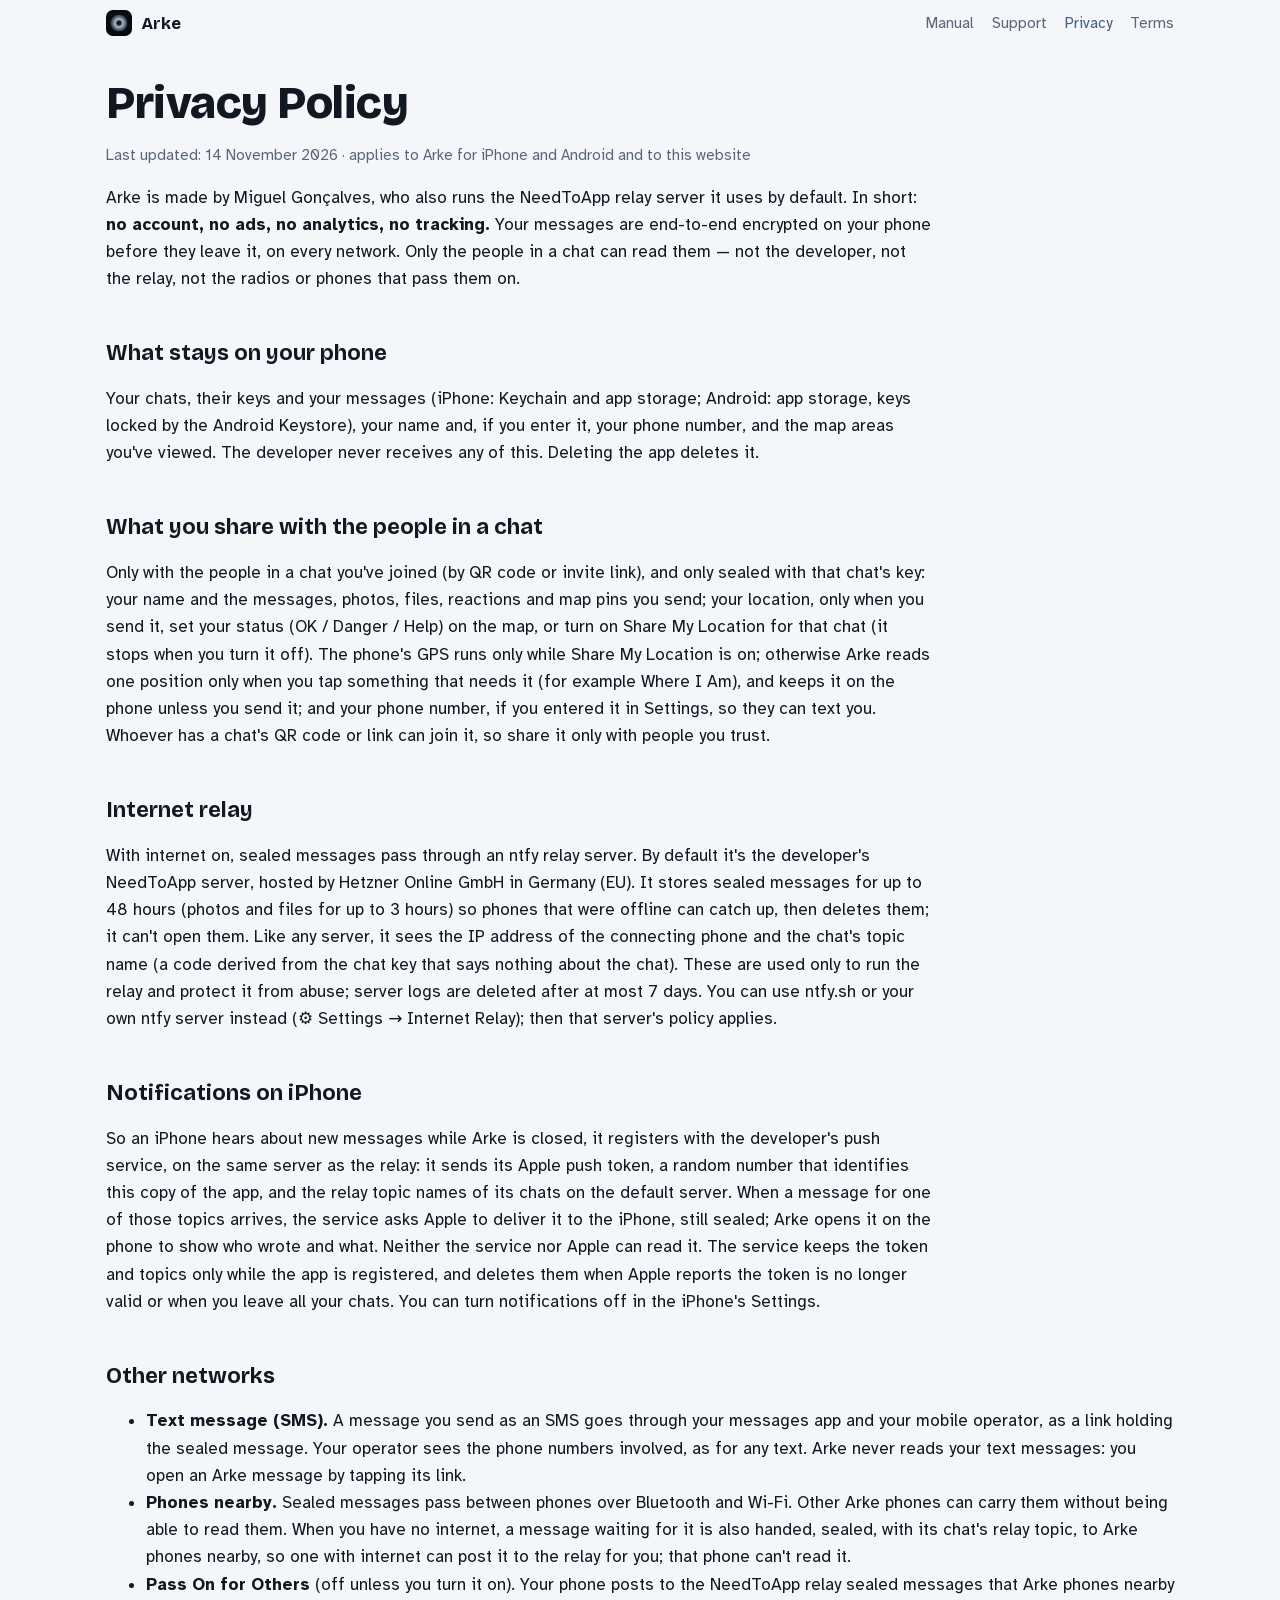
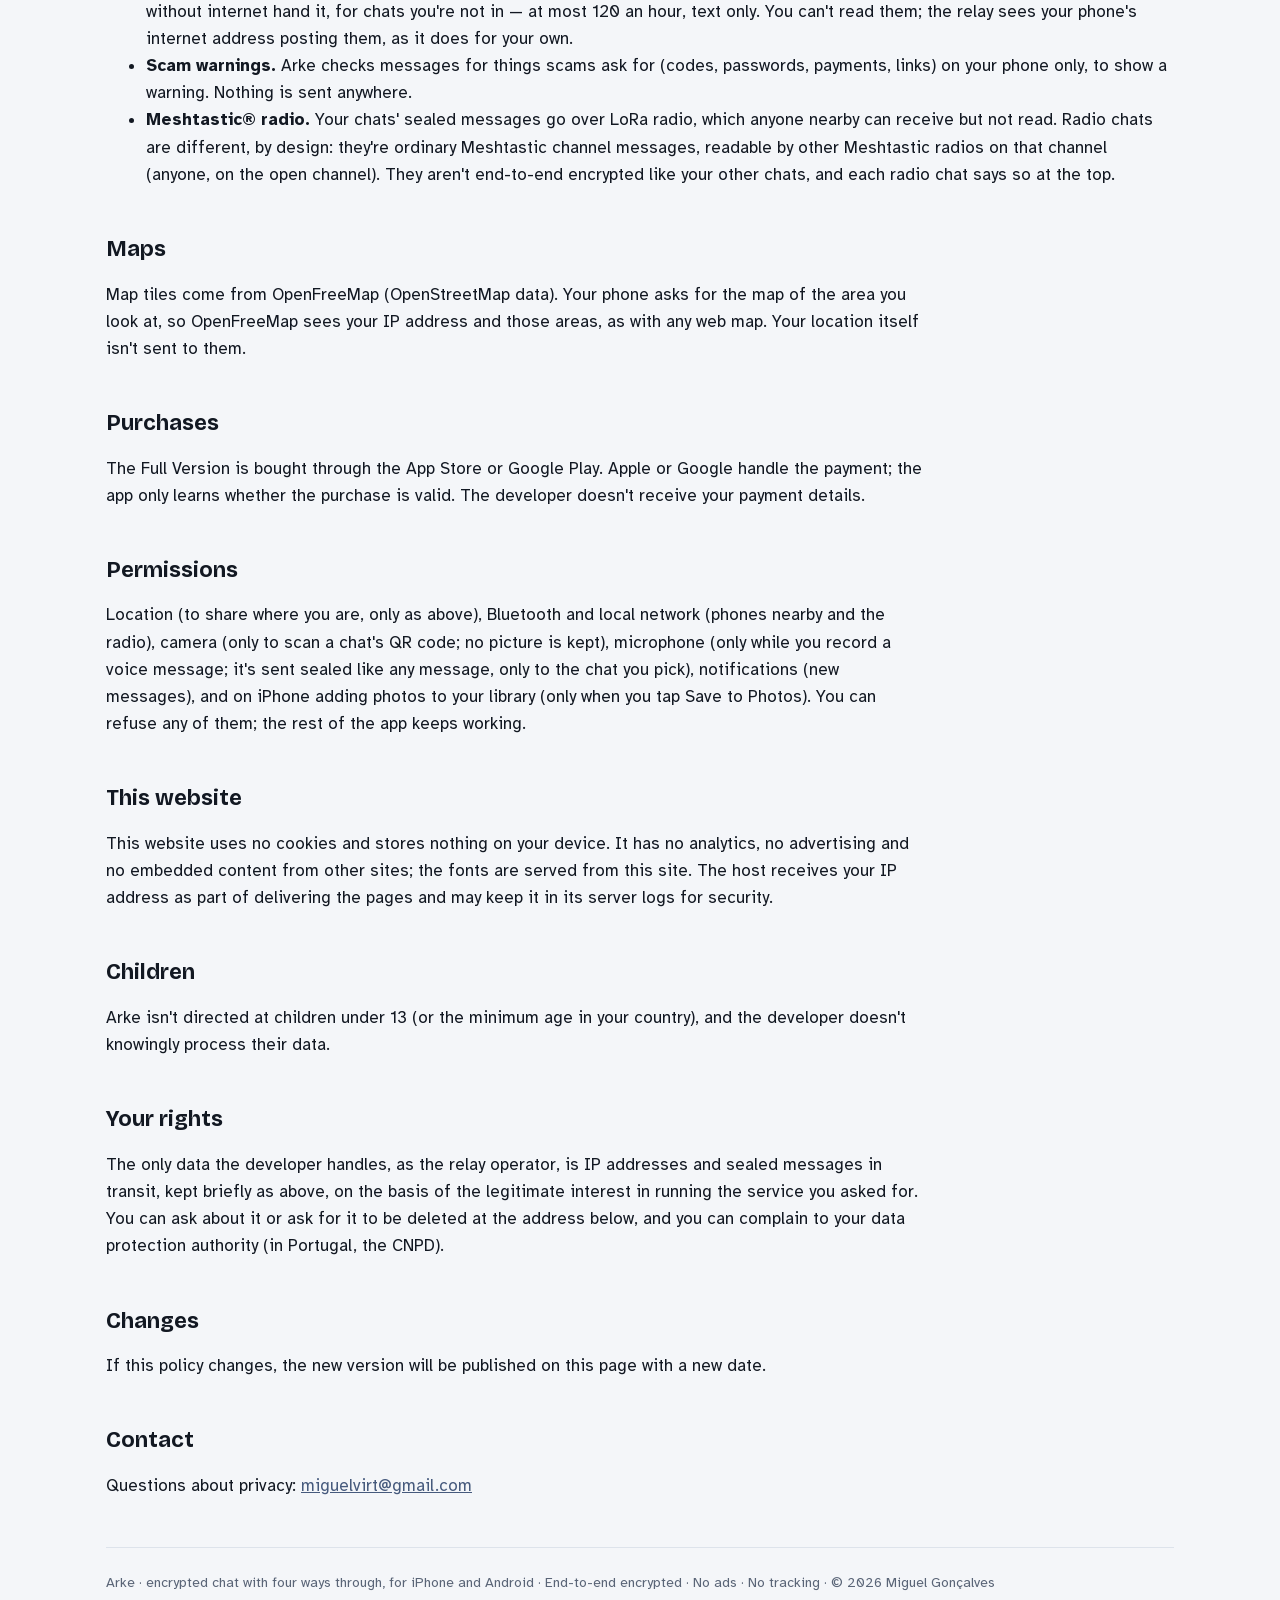
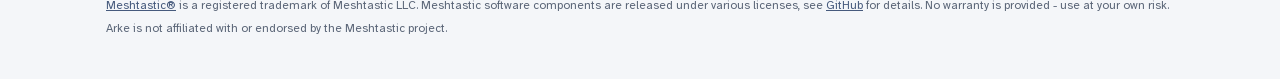
<file: privacy/index.html>
<!doctype html>
<html lang="en">
<head>
<meta charset="utf-8">
<meta name="viewport" content="width=device-width, initial-scale=1">
<title>Privacy Policy — Arke</title>
<meta name="description" content="Arke has no account and no tracking: messages are end-to-end encrypted and only the people in a chat can read them.">
<link rel="icon" href="../manual/img/icon.png">
<link rel="stylesheet" href="../fonts/fonts.css">
<link rel="stylesheet" href="../site.css">
</head>
<body>
<div class="wrap">
<nav class="top">
  <a class="home" href="../"><img src="../manual/img/icon.png" alt="">Arke</a>
  <a href="../manual/">Manual</a>
  <a href="../support/">Support</a>
  <a href="../privacy/" aria-current="page">Privacy</a>
  <a href="../terms/">Terms</a>
</nav>
<h1>Privacy Policy</h1>
<p class="updated">Last updated: 14 November 2026 · applies to Arke for iPhone and Android and to this website</p>
<p>Arke is made by Miguel Gonçalves, who also runs the NeedToApp relay server it uses by default. In short: <strong>no account, no ads, no analytics, no tracking.</strong> Your messages are end-to-end encrypted on your phone before they leave it, on every network. Only the people in a chat can read them — not the developer, not the relay, not the radios or phones that pass them on.</p>
<h2>What stays on your phone</h2>
<p>Your chats, their keys and your messages (iPhone: Keychain and app storage; Android: app storage, keys locked by the Android Keystore), your name and, if you enter it, your phone number, and the map areas you've viewed. The developer never receives any of this. Deleting the app deletes it.</p>
<h2>What you share with the people in a chat</h2>
<p>Only with the people in a chat you've joined (by QR code or invite link), and only sealed with that chat's key: your name and the messages, photos, files, reactions and map pins you send; your location, only when you send it, set your status (OK / Danger / Help) on the map, or turn on Share My Location for that chat (it stops when you turn it off). The phone's GPS runs only while Share My Location is on; otherwise Arke reads one position only when you tap something that needs it (for example Where I Am), and keeps it on the phone unless you send it; and your phone number, if you entered it in Settings, so they can text you. Whoever has a chat's QR code or link can join it, so share it only with people you trust.</p>
<h2>Internet relay</h2>
<p>With internet on, sealed messages pass through an ntfy relay server. By default it's the developer's NeedToApp server, hosted by Hetzner Online GmbH in Germany (EU). It stores sealed messages for up to 48 hours (photos and files for up to 3 hours) so phones that were offline can catch up, then deletes them; it can't open them. Like any server, it sees the IP address of the connecting phone and the chat's topic name (a code derived from the chat key that says nothing about the chat). These are used only to run the relay and protect it from abuse; server logs are deleted after at most 7 days. You can use ntfy.sh or your own ntfy server instead (⚙︎ Settings → Internet Relay); then that server's policy applies.</p>
<h2>Notifications on iPhone</h2>
<p>So an iPhone hears about new messages while Arke is closed, it registers with the developer's push service, on the same server as the relay: it sends its Apple push token, a random number that identifies this copy of the app, and the relay topic names of its chats on the default server. When a message for one of those topics arrives, the service asks Apple to deliver it to the iPhone, still sealed; Arke opens it on the phone to show who wrote and what. Neither the service nor Apple can read it. The service keeps the token and topics only while the app is registered, and deletes them when Apple reports the token is no longer valid or when you leave all your chats. You can turn notifications off in the iPhone's Settings.</p>
<h2>Other networks</h2>
<ul>
  <li><strong>Text message (SMS).</strong> A message you send as an SMS goes through your messages app and your mobile operator, as a link holding the sealed message. Your operator sees the phone numbers involved, as for any text. Arke never reads your text messages: you open an Arke message by tapping its link.</li>
  <li><strong>Phones nearby.</strong> Sealed messages pass between phones over Bluetooth and Wi-Fi. Other Arke phones can carry them without being able to read them. When you have no internet, a message waiting for it is also handed, sealed, with its chat's relay topic, to Arke phones nearby, so one with internet can post it to the relay for you; that phone can't read it.</li>
  <li><strong>Pass On for Others</strong> (off unless you turn it on). Your phone posts to the NeedToApp relay sealed messages that Arke phones nearby without internet hand it, for chats you're not in — at most 120 an hour, text only. You can't read them; the relay sees your phone's internet address posting them, as it does for your own.</li>
  <li><strong>Scam warnings.</strong> Arke checks messages for things scams ask for (codes, passwords, payments, links) on your phone only, to show a warning. Nothing is sent anywhere.</li>
  <li><strong>Meshtastic® radio.</strong> Your chats' sealed messages go over LoRa radio, which anyone nearby can receive but not read. Radio chats are different, by design: they're ordinary Meshtastic channel messages, readable by other Meshtastic radios on that channel (anyone, on the open channel). They aren't end-to-end encrypted like your other chats, and each radio chat says so at the top.</li>
</ul>
<h2>Maps</h2>
<p>Map tiles come from OpenFreeMap (OpenStreetMap data). Your phone asks for the map of the area you look at, so OpenFreeMap sees your IP address and those areas, as with any web map. Your location itself isn't sent to them.</p>
<h2>Purchases</h2>
<p>The Full Version is bought through the App Store or Google Play. Apple or Google handle the payment; the app only learns whether the purchase is valid. The developer doesn't receive your payment details.</p>
<h2>Permissions</h2>
<p>Location (to share where you are, only as above), Bluetooth and local network (phones nearby and the radio), camera (only to scan a chat's QR code; no picture is kept), microphone (only while you record a voice message; it's sent sealed like any message, only to the chat you pick), notifications (new messages), and on iPhone adding photos to your library (only when you tap Save to Photos). You can refuse any of them; the rest of the app keeps working.</p>
<h2>This website</h2>
<p>This website uses no cookies and stores nothing on your device. It has no analytics, no advertising and no embedded content from other sites; the fonts are served from this site. The host receives your IP address as part of delivering the pages and may keep it in its server logs for security.</p>
<h2>Children</h2>
<p>Arke isn't directed at children under 13 (or the minimum age in your country), and the developer doesn't knowingly process their data.</p>
<h2>Your rights</h2>
<p>The only data the developer handles, as the relay operator, is IP addresses and sealed messages in transit, kept briefly as above, on the basis of the legitimate interest in running the service you asked for. You can ask about it or ask for it to be deleted at the address below, and you can complain to your data protection authority (in Portugal, the CNPD).</p>
<h2>Changes</h2>
<p>If this policy changes, the new version will be published on this page with a new date.</p>
<h2>Contact</h2>
<p>Questions about privacy: <a href="mailto:miguelvirt@gmail.com">miguelvirt@gmail.com</a></p>
<footer>Arke · encrypted chat with four ways through, for iPhone and Android · End-to-end encrypted · No ads · No tracking · © 2026 Miguel Gonçalves<br><small><a href="https://meshtastic.org">Meshtastic®</a> is a registered trademark of Meshtastic LLC. Meshtastic software components are released under various licenses, see <a href="https://github.com/meshtastic">GitHub</a> for details. No warranty is provided - use at your own risk. Arke is not affiliated with or endorsed by the Meshtastic project.</small></footer>
</div>
</body>
</html>
</file>
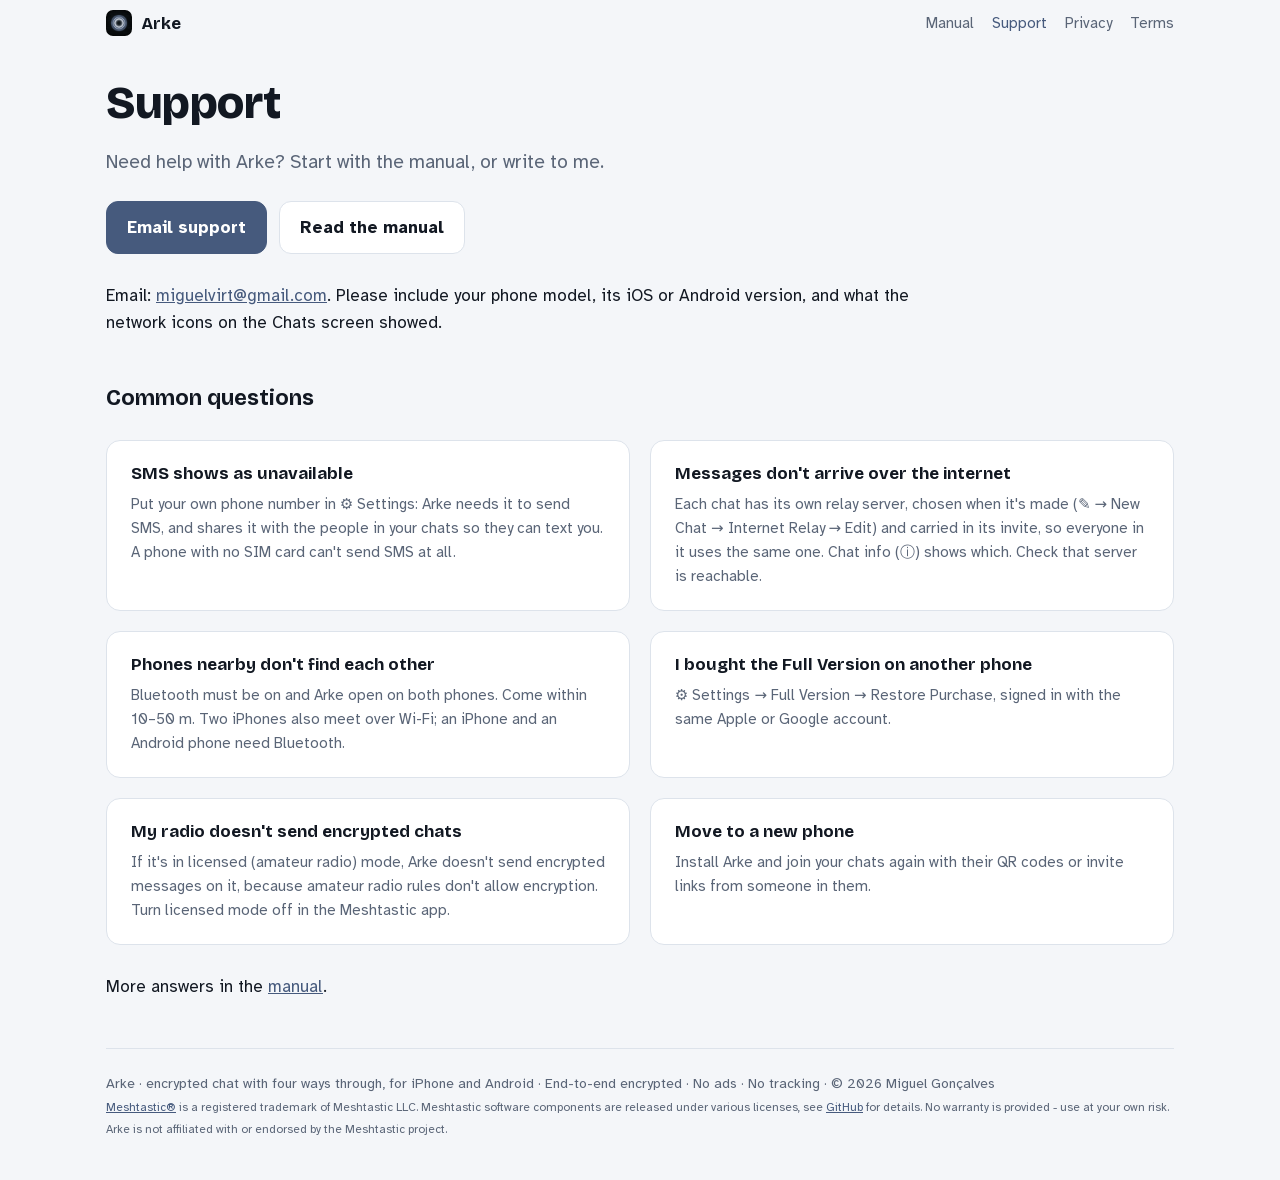
<file: support/index.html>
<!doctype html>
<html lang="en">
<head>
<meta charset="utf-8">
<meta name="viewport" content="width=device-width, initial-scale=1">
<title>Support — Arke</title>
<meta name="description" content="Help and contact for Arke.">
<link rel="icon" href="../manual/img/icon.png">
<link rel="stylesheet" href="../fonts/fonts.css">
<link rel="stylesheet" href="../site.css">
</head>
<body>
<div class="wrap">
<nav class="top">
  <a class="home" href="../"><img src="../manual/img/icon.png" alt="">Arke</a>
  <a href="../manual/">Manual</a>
  <a href="../support/" aria-current="page">Support</a>
  <a href="../privacy/">Privacy</a>
  <a href="../terms/">Terms</a>
</nav>
<h1>Support</h1>
<p class="lede">Need help with Arke? Start with the manual, or write to me.</p>
<div class="buttons">
  <a class="btn primary" href="mailto:miguelvirt@gmail.com?subject=Arke%20support">Email support</a>
  <a class="btn" href="../manual/">Read the manual</a>
</div>
<p class="contact">Email: <a href="mailto:miguelvirt@gmail.com?subject=Arke%20support">miguelvirt@gmail.com</a>. Please include your phone model, its iOS or Android version, and what the network icons on the Chats screen showed.</p>
<h2>Common questions</h2>
<div class="grid faq">
  <div class="card"><h3>SMS shows as unavailable</h3><p>Put your own phone number in ⚙︎ Settings: Arke needs it to send SMS, and shares it with the people in your chats so they can text you. A phone with no SIM card can't send SMS at all.</p></div>
  <div class="card"><h3>Messages don't arrive over the internet</h3><p>Each chat has its own relay server, chosen when it's made (✎ → New Chat → Internet Relay → Edit) and carried in its invite, so everyone in it uses the same one. Chat info (ⓘ) shows which. Check that server is reachable.</p></div>
  <div class="card"><h3>Phones nearby don't find each other</h3><p>Bluetooth must be on and Arke open on both phones. Come within 10–50 m. Two iPhones also meet over Wi-Fi; an iPhone and an Android phone need Bluetooth.</p></div>
  <div class="card"><h3>I bought the Full Version on another phone</h3><p>⚙︎ Settings → Full Version → Restore Purchase, signed in with the same Apple or Google account.</p></div>
  <div class="card"><h3>My radio doesn't send encrypted chats</h3><p>If it's in licensed (amateur radio) mode, Arke doesn't send encrypted messages on it, because amateur radio rules don't allow encryption. Turn licensed mode off in the Meshtastic app.</p></div>
  <div class="card"><h3>Move to a new phone</h3><p>Install Arke and join your chats again with their QR codes or invite links from someone in them.</p></div>
</div>
<p>More answers in the <a href="../manual/">manual</a>.</p>
<footer>Arke · encrypted chat with four ways through, for iPhone and Android · End-to-end encrypted · No ads · No tracking · © 2026 Miguel Gonçalves<br><small><a href="https://meshtastic.org">Meshtastic®</a> is a registered trademark of Meshtastic LLC. Meshtastic software components are released under various licenses, see <a href="https://github.com/meshtastic">GitHub</a> for details. No warranty is provided - use at your own risk. Arke is not affiliated with or endorsed by the Meshtastic project.</small></footer>
</div>
</body>
</html>
</file>
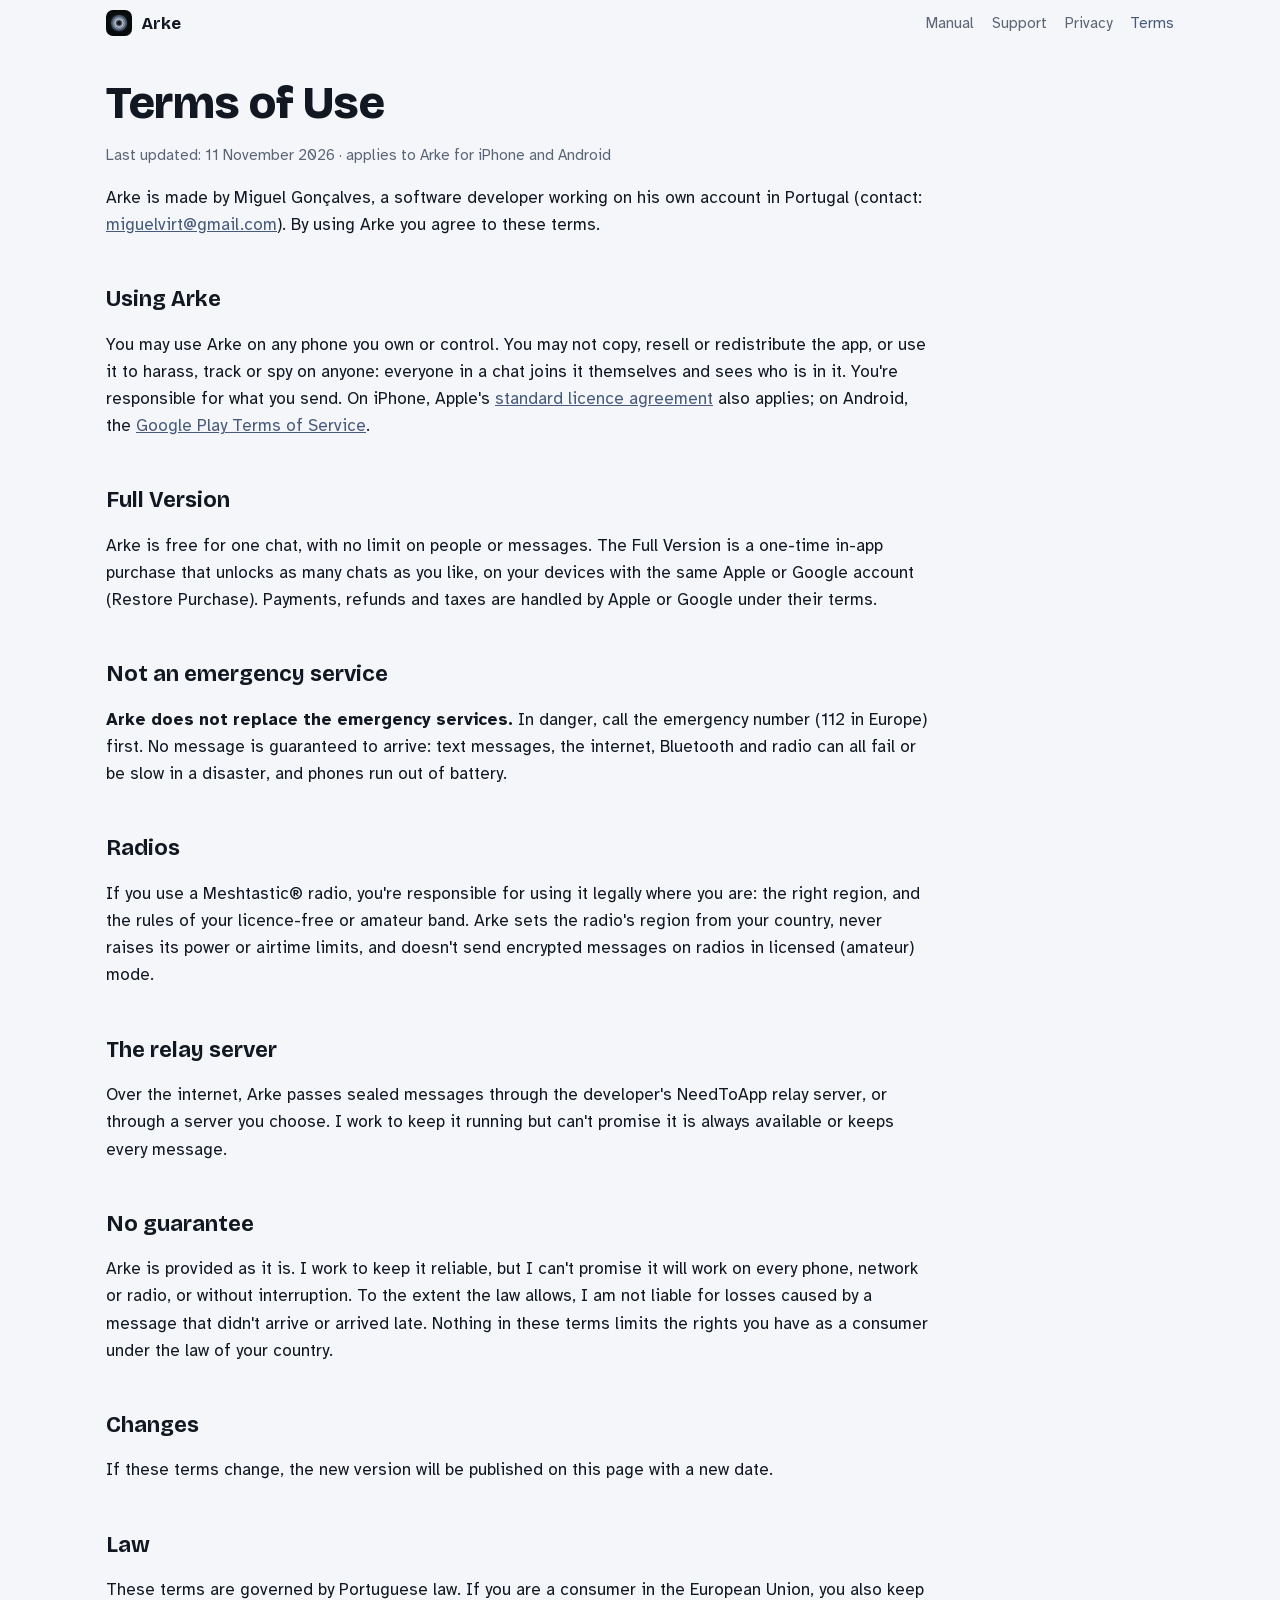
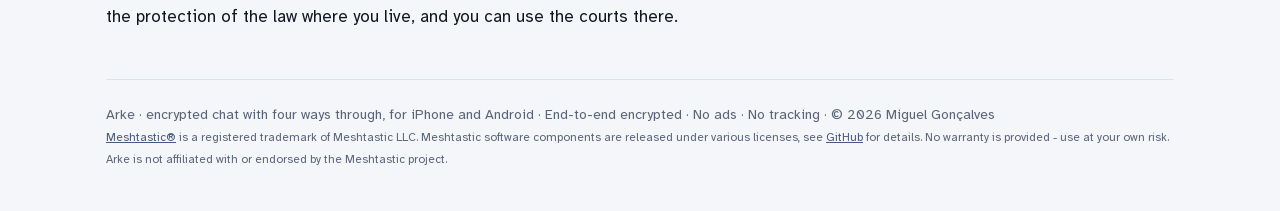
<file: terms/index.html>
<!doctype html>
<html lang="en">
<head>
<meta charset="utf-8">
<meta name="viewport" content="width=device-width, initial-scale=1">
<title>Terms of Use — Arke</title>
<meta name="description" content="The terms for using Arke.">
<link rel="icon" href="../manual/img/icon.png">
<link rel="stylesheet" href="../fonts/fonts.css">
<link rel="stylesheet" href="../site.css">
</head>
<body>
<div class="wrap">
<nav class="top">
  <a class="home" href="../"><img src="../manual/img/icon.png" alt="">Arke</a>
  <a href="../manual/">Manual</a>
  <a href="../support/">Support</a>
  <a href="../privacy/">Privacy</a>
  <a href="../terms/" aria-current="page">Terms</a>
</nav>
<h1>Terms of Use</h1>
<p class="updated">Last updated: 11 November 2026 · applies to Arke for iPhone and Android</p>
<p>Arke is made by Miguel Gonçalves, a software developer working on his own account in Portugal (contact: <a href="mailto:miguelvirt@gmail.com">miguelvirt@gmail.com</a>). By using Arke you agree to these terms.</p>
<h2>Using Arke</h2>
<p>You may use Arke on any phone you own or control. You may not copy, resell or redistribute the app, or use it to harass, track or spy on anyone: everyone in a chat joins it themselves and sees who is in it. You're responsible for what you send. On iPhone, Apple's <a href="https://www.apple.com/legal/internet-services/itunes/dev/stdeula/">standard licence agreement</a> also applies; on Android, the <a href="https://play.google.com/about/play-terms/">Google Play Terms of Service</a>.</p>
<h2>Full Version</h2>
<p>Arke is free for one chat, with no limit on people or messages. The Full Version is a one-time in-app purchase that unlocks as many chats as you like, on your devices with the same Apple or Google account (Restore Purchase). Payments, refunds and taxes are handled by Apple or Google under their terms.</p>
<h2>Not an emergency service</h2>
<p><strong>Arke does not replace the emergency services.</strong> In danger, call the emergency number (112 in Europe) first. No message is guaranteed to arrive: text messages, the internet, Bluetooth and radio can all fail or be slow in a disaster, and phones run out of battery.</p>
<h2>Radios</h2>
<p>If you use a Meshtastic® radio, you're responsible for using it legally where you are: the right region, and the rules of your licence-free or amateur band. Arke sets the radio's region from your country, never raises its power or airtime limits, and doesn't send encrypted messages on radios in licensed (amateur) mode.</p>
<h2>The relay server</h2>
<p>Over the internet, Arke passes sealed messages through the developer's NeedToApp relay server, or through a server you choose. I work to keep it running but can't promise it is always available or keeps every message.</p>
<h2>No guarantee</h2>
<p>Arke is provided as it is. I work to keep it reliable, but I can't promise it will work on every phone, network or radio, or without interruption. To the extent the law allows, I am not liable for losses caused by a message that didn't arrive or arrived late. Nothing in these terms limits the rights you have as a consumer under the law of your country.</p>
<h2>Changes</h2>
<p>If these terms change, the new version will be published on this page with a new date.</p>
<h2>Law</h2>
<p>These terms are governed by Portuguese law. If you are a consumer in the European Union, you also keep the protection of the law where you live, and you can use the courts there.</p>
<footer>Arke · encrypted chat with four ways through, for iPhone and Android · End-to-end encrypted · No ads · No tracking · © 2026 Miguel Gonçalves<br><small><a href="https://meshtastic.org">Meshtastic®</a> is a registered trademark of Meshtastic LLC. Meshtastic software components are released under various licenses, see <a href="https://github.com/meshtastic">GitHub</a> for details. No warranty is provided - use at your own risk. Arke is not affiliated with or endorsed by the Meshtastic project.</small></footer>
</div>
</body>
</html>
</file>
<file: fonts/fonts.css>
/* Self-hosted Google Fonts (SIL Open Font License): no requests to Google from this site. */
/* latin-ext */
@font-face {
  font-family: 'Atkinson Hyperlegible';
  font-style: italic;
  font-weight: 400;
  font-display: swap;
  src: url(../fonts/AtkinsonHyperlegible-400-italic-latin-ext.woff2) format('woff2');
  unicode-range: U+0100-02BA, U+02BD-02C5, U+02C7-02CC, U+02CE-02D7, U+02DD-02FF, U+0304, U+0308, U+0329, U+1D00-1DBF, U+1E00-1E9F, U+1EF2-1EFF, U+2020, U+20A0-20AB, U+20AD-20C4, U+2113, U+2C60-2C7F, U+A720-A7FF;
}
/* latin */
@font-face {
  font-family: 'Atkinson Hyperlegible';
  font-style: italic;
  font-weight: 400;
  font-display: swap;
  src: url(../fonts/AtkinsonHyperlegible-400-italic-latin.woff2) format('woff2');
  unicode-range: U+0000-00FF, U+0131, U+0152-0153, U+02BB-02BC, U+02C6, U+02DA, U+02DC, U+0304, U+0308, U+0329, U+2000-206F, U+20AC, U+2122, U+2191, U+2193, U+2212, U+2215, U+FEFF, U+FFFD;
}
/* latin-ext */
@font-face {
  font-family: 'Atkinson Hyperlegible';
  font-style: normal;
  font-weight: 400;
  font-display: swap;
  src: url(../fonts/AtkinsonHyperlegible-400-normal-latin-ext.woff2) format('woff2');
  unicode-range: U+0100-02BA, U+02BD-02C5, U+02C7-02CC, U+02CE-02D7, U+02DD-02FF, U+0304, U+0308, U+0329, U+1D00-1DBF, U+1E00-1E9F, U+1EF2-1EFF, U+2020, U+20A0-20AB, U+20AD-20C4, U+2113, U+2C60-2C7F, U+A720-A7FF;
}
/* latin */
@font-face {
  font-family: 'Atkinson Hyperlegible';
  font-style: normal;
  font-weight: 400;
  font-display: swap;
  src: url(../fonts/AtkinsonHyperlegible-400-normal-latin.woff2) format('woff2');
  unicode-range: U+0000-00FF, U+0131, U+0152-0153, U+02BB-02BC, U+02C6, U+02DA, U+02DC, U+0304, U+0308, U+0329, U+2000-206F, U+20AC, U+2122, U+2191, U+2193, U+2212, U+2215, U+FEFF, U+FFFD;
}
/* latin-ext */
@font-face {
  font-family: 'Atkinson Hyperlegible';
  font-style: normal;
  font-weight: 700;
  font-display: swap;
  src: url(../fonts/AtkinsonHyperlegible-700-normal-latin-ext.woff2) format('woff2');
  unicode-range: U+0100-02BA, U+02BD-02C5, U+02C7-02CC, U+02CE-02D7, U+02DD-02FF, U+0304, U+0308, U+0329, U+1D00-1DBF, U+1E00-1E9F, U+1EF2-1EFF, U+2020, U+20A0-20AB, U+20AD-20C4, U+2113, U+2C60-2C7F, U+A720-A7FF;
}
/* latin */
@font-face {
  font-family: 'Atkinson Hyperlegible';
  font-style: normal;
  font-weight: 700;
  font-display: swap;
  src: url(../fonts/AtkinsonHyperlegible-700-normal-latin.woff2) format('woff2');
  unicode-range: U+0000-00FF, U+0131, U+0152-0153, U+02BB-02BC, U+02C6, U+02DA, U+02DC, U+0304, U+0308, U+0329, U+2000-206F, U+20AC, U+2122, U+2191, U+2193, U+2212, U+2215, U+FEFF, U+FFFD;
}
/* latin-ext */
@font-face {
  font-family: 'Bricolage Grotesque';
  font-style: normal;
  font-weight: 600 800;
  font-stretch: 100%;
  font-display: swap;
  src: url(../fonts/BricolageGrotesque-600-800-normal-latin-ext.woff2) format('woff2');
  unicode-range: U+0100-02BA, U+02BD-02C5, U+02C7-02CC, U+02CE-02D7, U+02DD-02FF, U+0304, U+0308, U+0329, U+1D00-1DBF, U+1E00-1E9F, U+1EF2-1EFF, U+2020, U+20A0-20AB, U+20AD-20C4, U+2113, U+2C60-2C7F, U+A720-A7FF;
}
/* latin */
@font-face {
  font-family: 'Bricolage Grotesque';
  font-style: normal;
  font-weight: 600 800;
  font-stretch: 100%;
  font-display: swap;
  src: url(../fonts/BricolageGrotesque-600-800-normal-latin.woff2) format('woff2');
  unicode-range: U+0000-00FF, U+0131, U+0152-0153, U+02BB-02BC, U+02C6, U+02DA, U+02DC, U+0304, U+0308, U+0329, U+2000-206F, U+20AC, U+2122, U+2191, U+2193, U+2212, U+2215, U+FEFF, U+FFFD;
}
/* latin-ext */
@font-face {
  font-family: 'JetBrains Mono';
  font-style: normal;
  font-weight: 500;
  font-display: swap;
  src: url(../fonts/JetBrainsMono-500-normal-latin-ext.woff2) format('woff2');
  unicode-range: U+0100-02BA, U+02BD-02C5, U+02C7-02CC, U+02CE-02D7, U+02DD-02FF, U+0304, U+0308, U+0329, U+1D00-1DBF, U+1E00-1E9F, U+1EF2-1EFF, U+2020, U+20A0-20AB, U+20AD-20C4, U+2113, U+2C60-2C7F, U+A720-A7FF;
}
/* latin */
@font-face {
  font-family: 'JetBrains Mono';
  font-style: normal;
  font-weight: 500;
  font-display: swap;
  src: url(../fonts/JetBrainsMono-500-normal-latin.woff2) format('woff2');
  unicode-range: U+0000-00FF, U+0131, U+0152-0153, U+02BB-02BC, U+02C6, U+02DA, U+02DC, U+0304, U+0308, U+0329, U+2000-206F, U+20AC, U+2122, U+2191, U+2193, U+2212, U+2215, U+FEFF, U+FFFD;
}
</file>
<file: site.css>
:root {
  --bg: #f4f6f9; --surface: #ffffff; --ink: #121822; --muted: #5a6577; --line: #dde3eb;
  --neon: #465a7d; --neon-soft: #e3e9f3;
  --display: "Bricolage Grotesque", "Avenir Next", system-ui, sans-serif;
  --body: "Atkinson Hyperlegible", system-ui, -apple-system, sans-serif;
  color-scheme: light;
}
@media (prefers-color-scheme: dark) {
  :root { --bg: #0b0e13; --surface: #141922; --ink: #eef2f8; --muted: #a3aec0; --line: #263040;
          --neon: #96acd0; --neon-soft: #1c2636; color-scheme: dark; }
}
* { box-sizing: border-box; }
body { margin: 0; background: var(--bg); color: var(--ink); font: 17px/1.6 var(--body); }
a { color: var(--neon); }
/* Wide page with side gutters (same as the manual); text lines stay readable with max-width on the text itself. */
.wrap { max-width: 1180px; margin: 0 auto; padding-inline: clamp(20px, 5vw, 56px); }
p { max-width: 75ch; }
.soon-note, .card p { max-width: none; }
/* No rubber-band bounce at the top and bottom: it pulled the fixed bar down with the page. */
html, body { overscroll-behavior-y: none; }
nav.top { display: flex; align-items: center; gap: 18px; padding-block: 10px; flex-wrap: wrap; position: sticky; top: 0; z-index: 20; background: var(--bg); }
nav.top .home { display: flex; align-items: center; gap: 10px; font: 700 17px var(--display); color: var(--ink); text-decoration: none; margin-right: auto; }
nav.top .home img { width: 26px; height: 26px; border-radius: 7px; }
nav.top a:not(.home) { color: var(--muted); text-decoration: none; font-size: 15px; }
nav.top a:not(.home):hover, nav.top a[aria-current] { color: var(--neon); }
h1 { font: 800 clamp(32px, 4.5vw, 46px)/1.08 var(--display); letter-spacing: -0.01em; margin: 32px 0 14px; text-wrap: balance; }
h2 { font: 700 22px/1.25 var(--display); margin: 48px 0 12px; }
.lede { font-size: 19px; color: var(--muted); max-width: 60ch; }
.hero-icon { width: 96px; height: 96px; border-radius: 22px; margin-top: 32px; box-shadow: 0 0 0 1px var(--line), 0 10px 40px -12px var(--neon); }
.buttons { display: flex; gap: 12px; flex-wrap: wrap; margin-block: 24px; }
.btn { display: inline-block; padding: 12px 20px; border-radius: 12px; font-weight: 700; text-decoration: none; border: 1px solid var(--line); background: var(--surface); color: var(--ink); }
.stores { display: flex; flex-wrap: wrap; align-items: center; justify-content: center; gap: 12px 16px; margin-block: 24px 0; }
.store { display: inline-flex; line-height: 0; }
.store img { height: 48px; width: auto; }
.store.soon { cursor: default; }
.soon-note { flex-basis: 100%; margin: 0; text-align: center; font-size: 0.9rem; color: var(--muted); }
.btn.primary { background: var(--neon); border-color: var(--neon); color: #fff; }
video { width: 100%; aspect-ratio: 16 / 9; border-radius: 14px; background: #000; border: 1px solid var(--line); display: block; }
.grid { display: grid; grid-template-columns: repeat(auto-fit, minmax(240px, 1fr)); gap: 18px; margin-block: 28px; }
/* Support: two questions per row, with more room. */
.grid.faq { grid-template-columns: repeat(2, 1fr); gap: 20px; }
@media (max-width: 700px) { .grid.faq { grid-template-columns: 1fr; } }
.grid.faq .card { padding: 22px 24px; }
.grid.faq .card h3 { margin-bottom: 8px; }
.grid.faq .card p { line-height: 1.6; }
.card { background: var(--surface); border: 1px solid var(--line); border-radius: 14px; padding: 18px 20px; }
.card h3 { margin: 0 0 4px; font: 700 17px var(--display); }
.card p { margin: 0; color: var(--muted); font-size: 15px; }
.updated { color: var(--muted); font-size: 15px; }
.contact { margin-block: 28px; }
footer { border-top: 1px solid var(--line); margin-top: 48px; padding-block: 24px 40px; color: var(--muted); font-size: 14px; }
/* Light orange button in the dark: dark text reads better than white on it. */
@media (prefers-color-scheme: dark) { .btn.primary { color: #0b1220; } }
.hero-icon { box-shadow: 0 0 0 1px var(--line), 0 10px 40px -12px var(--neon); }
/* Privacy at a glance, under the opening text. */
.badges { list-style: none; padding: 0; margin: 20px 0 0; display: flex; flex-wrap: wrap; gap: 8px 10px; }
.badges li { background: var(--neon-soft); color: var(--ink); border: 1px solid var(--line); border-radius: 999px; padding: 6px 14px; font-size: 15px; font-weight: 700; }
.privacy { padding-left: 1.2em; max-width: 75ch; }
.privacy li { margin-block: 6px; }
</file>
